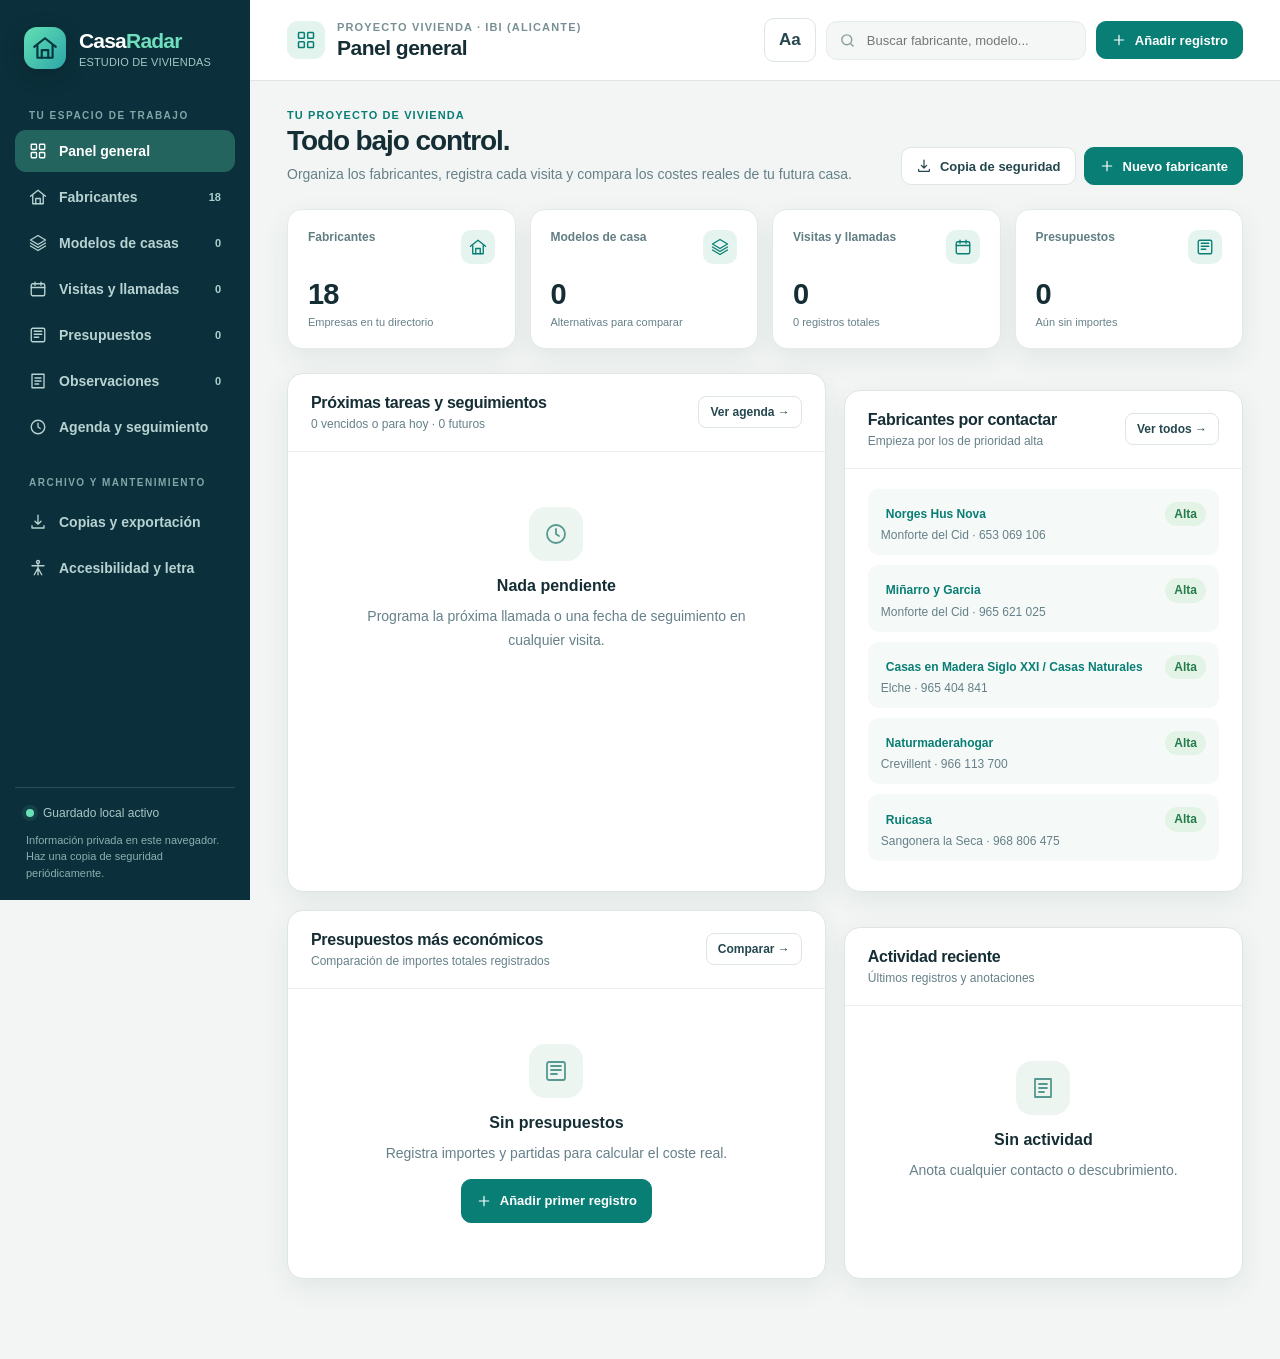
<file: CasaRadar/app/src/main/assets/index.html>
<!DOCTYPE html>
<html lang="es">
<head>
<meta charset="UTF-8">
<meta name="viewport" content="width=device-width, initial-scale=1, viewport-fit=cover">
<meta name="theme-color" content="#0b303b">
<meta name="description" content="Gestor local de fabricantes, modelos de casas, visitas y presupuestos.">
<title>Casa Radar 1.3.0 | Gestor de fabricantes y visitas</title>
<style>
:root{--ink:#152d34;--muted:#668089;--strong:#092f3a;--teal:#087e75;--teal-dark:#06675f;--mint:#d7f1e9;--bg:#f2f5f3;--white:#fff;--soft:#f7faf9;--line:#dde6e4;--amber:#a75c07;--amber-soft:#fff3db;--red:#a63739;--red-soft:#fff0ef;--shadow:0 9px 28px rgba(20,61,64,.07);--radius:16px;--font-scale:1}
*{box-sizing:border-box}html{scroll-behavior:smooth}body{margin:0;background:var(--bg);font-family:Inter,ui-sans-serif,-apple-system,BlinkMacSystemFont,"Segoe UI",Arial,sans-serif;color:var(--ink);font-size:calc(14px * var(--font-scale))}button,input,select,textarea{font:inherit}button{cursor:pointer}a{color:var(--teal);text-decoration:none}a:hover{text-decoration:underline}button:focus-visible,a:focus-visible,input:focus-visible,select:focus-visible,textarea:focus-visible{outline:3px solid rgba(8,126,117,.3);outline-offset:2px}.app{display:flex;min-height:100vh}.sidebar{background:#0b303b;color:#e9f4ef;width:250px;flex:none;display:flex;flex-direction:column;position:fixed;top:0;left:0;bottom:0;z-index:30;padding:27px 15px 18px;overflow:auto}.brand{display:flex;align-items:center;gap:13px;padding:0 9px;margin-bottom:34px}.brand-mark{display:grid;place-items:center;width:42px;height:42px;background:linear-gradient(130deg,#62e0b4,#2da6a8);border-radius:13px;color:#043840;box-shadow:0 6px 22px #0003}.brand .name{font-size:calc(21px * var(--font-scale));letter-spacing:-.8px;font-weight:800;color:white}.brand .name span{color:#6fe0bd}.brand small{display:block;color:#a5c7c5;letter-spacing:.15px;font-size:calc(11px * var(--font-scale));margin-top:3px}.nav-label{color:#80a7a7;padding:0 14px;margin:7px 0 9px;font-size:calc(10px * var(--font-scale));text-transform:uppercase;font-weight:800;letter-spacing:1.5px}.nav{display:grid;gap:4px}.nav button{display:flex;align-items:center;gap:12px;padding:12px 14px;border:0;background:transparent;color:#b7d2d1;text-align:left;border-radius:11px;font-weight:590;transition:.15s}.nav button:hover{background:#184552;color:white}.nav button.active{background:#24645f;color:white}.nav button svg{width:18px;height:18px;flex:none}.nav button span{flex:1}.nav .nav-count{color:#abd1ce;font-size:calc(11px * var(--font-scale));font-weight:700}.sidebar-spacer{flex:1}.sidebar-bottom{border-top:1px solid #28505a;padding:18px 11px 1px;color:#a8c6c5}.db-status{display:flex;align-items:center;gap:9px;font-size:calc(12px * var(--font-scale))}.status-dot{width:8px;height:8px;border-radius:50%;background:#6ae2b9;box-shadow:0 0 0 4px #6ae2b919}.side-small{font-size:calc(11px * var(--font-scale));line-height:1.5;color:#89b0af;margin-top:12px}.content{width:calc(100% - 250px);margin-left:250px;min-height:100vh}.topbar{min-height:79px;display:flex;align-items:center;gap:20px;justify-content:space-between;border-bottom:1px solid var(--line);padding:18px 37px;background:#fff;position:sticky;top:0;z-index:12}.top-left{display:flex;align-items:center;gap:12px;min-width:0}.page-icon{width:38px;height:38px;background:#e3f3ee;display:grid;place-items:center;border-radius:11px;color:var(--teal);flex:none}.page-icon svg{width:20px;height:20px}.top-left .crumb{font-size:calc(11px * var(--font-scale));text-transform:uppercase;letter-spacing:1.15px;color:#789094;font-weight:750}.page-title{margin:3px 0 0;font-size:calc(21px * var(--font-scale));letter-spacing:-.5px;font-weight:780}.top-actions{display:flex;align-items:center;gap:10px}.searchbox{display:flex;align-items:center;gap:9px;background:#f4f7f6;border:1px solid #e4ece9;border-radius:11px;padding:10px 12px;min-width:260px}.searchbox svg{width:17px;height:17px;color:#8aa09c}.searchbox input{background:transparent;border:0;outline:0;width:190px;min-width:0;font-size:calc(13px * var(--font-scale));color:var(--ink)}.searchbox:focus-within{border-color:#7ebdb6;background:white}.btn{border:1px solid var(--line);background:#fff;color:#25474e;border-radius:10px;padding:10px 14px;font-size:calc(13px * var(--font-scale));font-weight:700;display:inline-flex;align-items:center;justify-content:center;gap:8px;white-space:nowrap;transition:transform .1s,background .1s}.btn:hover{background:#f4f8f6;text-decoration:none}.btn.primary{background:var(--teal);border-color:var(--teal);color:#fff}.btn.primary:hover{background:var(--teal-dark)}.btn.danger{border-color:#efd0d0;color:#ac3434}.btn.danger:hover{background:#fff0f0}.btn.silent{background:transparent;border-color:transparent}.btn.small{font-size:calc(12px * var(--font-scale));padding:8px 11px;border-radius:8px}.btn svg{width:16px;height:16px;flex:none}.btn:disabled{opacity:.5;cursor:not-allowed}.main{max-width:1500px;margin:0 auto;padding:28px 37px 80px}.eyebrow{font-size:calc(11px * var(--font-scale));text-transform:uppercase;color:var(--teal);font-weight:800;letter-spacing:1.1px}.headline{display:flex;align-items:flex-end;justify-content:space-between;gap:14px;margin-bottom:24px}.headline h2{font-size:calc(28px * var(--font-scale));font-weight:800;letter-spacing:-1.1px;margin:4px 0 7px}.headline p{color:var(--muted);margin:0;line-height:1.5}.headline-actions{display:flex;gap:8px;flex-wrap:wrap}.kpis{display:grid;grid-template-columns:repeat(4,minmax(0,1fr));gap:14px;margin-bottom:24px}.kpi{background:#fff;border:1px solid #e4eae8;border-radius:15px;padding:20px;box-shadow:var(--shadow);min-height:126px}.kpi-top{display:flex;justify-content:space-between;gap:8px;align-items:flex-start}.kpi .label{font-weight:730;color:#617e83;font-size:calc(12px * var(--font-scale))}.kpi .value{font-size:calc(29px * var(--font-scale));font-weight:800;letter-spacing:-1px;margin:13px 0 4px;line-height:1.2}.kpi .desc{color:var(--muted);font-size:calc(11px * var(--font-scale))}.kpi-icon{width:34px;height:34px;border-radius:10px;background:#e5f4ee;display:grid;place-items:center;color:var(--teal)}.kpi-icon svg{width:18px;height:18px}.panel{background:white;border:1px solid var(--line);border-radius:var(--radius);box-shadow:var(--shadow);min-width:0}.panel+.panel{margin-top:17px}.panel-head{padding:20px 23px;border-bottom:1px solid #ebf0ee;display:flex;justify-content:space-between;align-items:center;gap:12px}.panel-head h3{margin:0;font-size:calc(16px * var(--font-scale));letter-spacing:-.3px}.panel-head p{margin:5px 0 0;font-size:calc(12px * var(--font-scale));color:var(--muted)}.panel-body{padding:20px 23px}.two-col{display:grid;grid-template-columns:minmax(0,1.35fr) minmax(295px,1fr);gap:18px}.muted{color:var(--muted)}.tiny{font-size:calc(11px * var(--font-scale))}.no-data{padding:35px 18px;text-align:center;color:var(--muted);line-height:1.7}.no-data .empty-icon{width:54px;height:54px;border-radius:16px;background:#edf5f1;display:grid;place-items:center;margin:0 auto 11px;color:#559991}.no-data h3{color:var(--ink);margin:0 0 6px;font-size:calc(16px * var(--font-scale))}.no-data p{margin:0 auto 13px;max-width:430px}.tag{border-radius:30px;display:inline-flex;align-items:center;gap:5px;background:#e8f2f0;color:#28756e;padding:5px 9px;font-size:calc(11px * var(--font-scale));font-weight:760;line-height:1.2}.tag.gray{background:#f0f3f3;color:#667c80}.tag.amber{background:#fff3dc;color:#9e640f}.tag.red{background:#fcebe9;color:#a23e3f}.tag.blue{background:#ebeffb;color:#4c66a1}.tag.green{background:#e3f4e7;color:#267b4c}.tag.dark{background:#164c55;color:white}.filters{display:flex;gap:10px;align-items:center;flex-wrap:wrap;margin-bottom:17px}.filters select,.filters input{max-width:230px;background:#fff;border:1px solid var(--line);border-radius:9px;padding:10px 13px;color:#29484e;min-height:40px}.count-label{font-size:calc(12px * var(--font-scale));color:var(--muted);margin-left:auto}.factory-grid{display:grid;grid-template-columns:repeat(auto-fill,minmax(310px,1fr));gap:16px}.factory-card{background:white;border:1px solid var(--line);border-radius:15px;box-shadow:var(--shadow);padding:19px;display:flex;flex-direction:column;gap:11px}.factory-card:hover{border-color:#a7d1ca}.card-top{display:flex;gap:10px;align-items:flex-start;justify-content:space-between}.card-title{font-size:calc(17px * var(--font-scale));font-weight:810;letter-spacing:-.45px;line-height:1.25}.card-sub{font-size:calc(12px * var(--font-scale));color:var(--muted);margin-top:4px}.card-tokens{display:flex;gap:5px;flex-wrap:wrap;margin-top:9px}.card-address{color:#5c7377;font-size:calc(12px * var(--font-scale));line-height:1.55;min-height:38px}.card-foot{display:flex;align-items:center;gap:7px;flex-wrap:wrap;border-top:1px solid #edf1ef;padding-top:13px;margin-top:auto}.card-metrics{display:flex;gap:15px;font-size:calc(12px * var(--font-scale));font-weight:760;color:#5b777e;padding-bottom:2px}.card-metrics strong{color:var(--ink)}.circle-btn{height:32px;width:32px;border-radius:9px;border:1px solid var(--line);background:white;display:grid;place-items:center;color:#4b7980}.circle-btn svg{width:16px;height:16px}.circle-btn:hover{background:#ebf5f1}.star{border:none;background:transparent;color:#aebbbc;font-size:calc(23px * var(--font-scale));line-height:1;padding:0 3px}.star.active{color:#dba538}.table-wrap{width:100%;overflow:auto}.data-table{width:100%;border-collapse:collapse;min-width:730px}.data-table th{text-align:left;white-space:nowrap;color:#6b8487;font-size:calc(11px * var(--font-scale));text-transform:uppercase;letter-spacing:.65px;font-weight:780;padding:14px 17px;border-bottom:1px solid #e7eeeb;background:#f9fbfa}.data-table td{padding:15px 17px;border-bottom:1px solid #eef2f0;vertical-align:middle;font-size:calc(12px * var(--font-scale))}.data-table tr:last-child td{border-bottom:none}.data-table tbody tr:hover{background:#fbfdfc}.row-title{font-weight:790;font-size:calc(13px * var(--font-scale));color:var(--ink)}.row-sub{font-size:calc(11px * var(--font-scale));color:var(--muted);margin-top:4px}.row-actions{display:flex;gap:6px;align-items:center;white-space:nowrap}.link-btn{background:transparent;border:none;padding:3px 5px;color:var(--teal);font-weight:760;font-size:calc(12px * var(--font-scale))}.link-btn.red{color:var(--red)}.link-btn:hover{text-decoration:underline}.inline-link{display:inline-flex;align-items:center;gap:5px;white-space:nowrap;font-size:calc(12px * var(--font-scale));font-weight:700}.inline-link svg{width:14px;height:14px}.timeline{display:grid;gap:0}.timeline-item{position:relative;padding:14px 0 15px 26px;border-left:2px solid #dbe7e3;margin-left:7px}.timeline-item:last-child{border-color:transparent}.timeline-item:before{content:'';position:absolute;left:-7px;top:20px;width:12px;height:12px;border:3px solid #dff2ec;background:var(--teal);border-radius:50%}.timeline-title{font-weight:780}.timeline-sub{font-size:calc(12px * var(--font-scale));color:var(--muted);margin:5px 0}.timeline-detail{font-size:calc(12px * var(--font-scale));white-space:pre-wrap;line-height:1.55;color:#37535a}.split-hdr{display:flex;align-items:center;justify-content:space-between;gap:10px;flex-wrap:wrap}.empty-inline{border:1px dashed #cbdad6;background:#f9fcfb;padding:18px;border-radius:12px;color:var(--muted);font-size:calc(12px * var(--font-scale))}.factory-hero{background:linear-gradient(125deg,#0e3944,#175d5b);border-radius:18px;padding:25px 29px;color:white;margin-bottom:18px;box-shadow:var(--shadow)}.hero-top{display:flex;align-items:flex-start;justify-content:space-between;gap:15px}.factory-hero h2{margin:9px 0 8px;font-size:calc(27px * var(--font-scale));letter-spacing:-.8px}.factory-hero .sub{color:#bfdbd5;font-size:calc(13px * var(--font-scale));line-height:1.5}.factory-hero .tag{background:#ffffff23;color:#e3f6ed}.factory-hero .hero-links{display:flex;flex-wrap:wrap;gap:9px;margin-top:16px}.factory-hero .hero-links a,.factory-hero .hero-links button{color:#e8fff8;border:1px solid #ffffff44;background:#ffffff12;padding:8px 11px;border-radius:9px;font-weight:700;font-size:calc(12px * var(--font-scale))}.factory-hero .hero-links a:hover{background:#ffffff24;text-decoration:none}.back-btn{background:none;border:0;color:#608b8a;font-weight:760;font-size:calc(12px * var(--font-scale));display:inline-flex;gap:6px;align-items:center;padding:0;margin-bottom:14px}.tabbar{display:flex;overflow:auto;gap:5px;border-bottom:1px solid var(--line);margin-bottom:18px;padding-bottom:1px}.tabbar button{border:0;background:transparent;color:#617c83;padding:13px 16px;border-bottom:3px solid transparent;font-weight:720;white-space:nowrap}.tabbar button.active{border-color:var(--teal);color:#04665e}.detail-grid{display:grid;grid-template-columns:minmax(0,1.5fr) minmax(250px,.85fr);gap:17px}.info-grid{display:grid;grid-template-columns:repeat(2,minmax(0,1fr));gap:16px}.info-item{min-width:0}.info-item .label{color:#7d9296;font-size:calc(10px * var(--font-scale));text-transform:uppercase;letter-spacing:.9px;font-weight:800;margin-bottom:6px}.info-item .val{font-size:calc(13px * var(--font-scale));line-height:1.5;overflow-wrap:anywhere}.infobox{background:#f6faf8;border:1px solid #e8f0ec;padding:14px;border-radius:11px;margin-top:13px;color:#3d6264;line-height:1.6;white-space:pre-wrap;font-size:calc(12px * var(--font-scale))}.fact-mini{background:#f5f9f7;border-radius:11px;padding:13px;margin-bottom:10px}.fact-mini b{font-size:calc(12px * var(--font-scale));display:block}.fact-mini span{font-size:calc(12px * var(--font-scale));color:var(--muted)}.note-card{background:#fff;border:1px solid #e3ece7;border-radius:13px;padding:17px;margin:0 0 12px}.note-card.important{border-left:4px solid #e6aa4e}.note-card h4{font-size:calc(14px * var(--font-scale));margin:4px 0 8px}.note-card .body{line-height:1.7;white-space:pre-wrap;font-size:calc(12px * var(--font-scale));color:#435e63;overflow-wrap:anywhere}.note-card .meta{display:flex;align-items:center;justify-content:space-between;gap:10px;flex-wrap:wrap;color:var(--muted);font-size:calc(11px * var(--font-scale))}.model-cards{display:grid;grid-template-columns:repeat(auto-fill,minmax(265px,1fr));gap:13px}.model-card{border:1px solid #dde9e5;border-radius:13px;background:#fff;padding:17px}.model-card h4{font-size:calc(15px * var(--font-scale));margin:9px 0 7px}.model-number{font-size:calc(24px * var(--font-scale));font-weight:840;letter-spacing:-1px;margin:9px 0}.model-descr{color:#668083;font-size:calc(12px * var(--font-scale));line-height:1.5;min-height:35px}.agenda-row{display:flex;align-items:flex-start;gap:14px;padding:15px 0;border-bottom:1px solid #eef1f0}.agenda-row:last-child{border-bottom:0}.date-square{height:53px;width:55px;flex:none;border-radius:10px;background:#e6f3ef;text-align:center;display:flex;flex-direction:column;justify-content:center}.date-square strong{font-size:calc(19px * var(--font-scale));line-height:1.1;color:var(--teal)}.date-square span{font-size:calc(10px * var(--font-scale));text-transform:uppercase;color:#538680}.agenda-row.past .date-square{background:#fff0e0}.agenda-row.past .date-square strong{color:#b46816}.agenda-main{flex:1;min-width:0}.agenda-main b{display:block;margin-bottom:5px}.agenda-main p{margin:0;color:var(--muted);font-size:calc(12px * var(--font-scale));line-height:1.5}.notice{border-radius:12px;padding:13px 15px;background:#e8f4f0;color:#326966;line-height:1.55;font-size:calc(12px * var(--font-scale));border:1px solid #cbe7dd}.notice.warn{background:#fff5e6;color:#876029;border-color:#f5d9a6}.notice.alert{background:#fff0ef;color:#a34442;border-color:#f7cccc}.backup-layout{display:grid;grid-template-columns:repeat(2,minmax(0,1fr));gap:17px}.feature-box{background:#fff;border:1px solid var(--line);border-radius:16px;padding:24px;box-shadow:var(--shadow)}.feature-icon{display:grid;place-items:center;height:44px;width:44px;border-radius:12px;background:#e3f3ec;color:var(--teal);margin-bottom:15px}.feature-icon svg{width:22px;height:22px}.feature-box h3{font-size:calc(17px * var(--font-scale));margin:0 0 9px}.feature-box p{font-size:calc(13px * var(--font-scale));color:var(--muted);line-height:1.65}.feature-box .btn{margin-top:7px}.csv-btns{display:flex;gap:7px;flex-wrap:wrap}.modal-backdrop{position:fixed;inset:0;background:rgba(8,27,31,.68);display:flex;justify-content:center;align-items:center;z-index:70;padding:22px}.modal{max-height:min(93vh,1100px);max-height:min(93dvh,1100px);width:min(940px,100%);background:white;border-radius:18px;display:flex;flex-direction:column;box-shadow:0 30px 70px #0004;overflow:hidden}.modal-head{padding:21px 27px;border-bottom:1px solid #edf1f0;display:flex;justify-content:space-between;align-items:center;gap:16px}.modal-head h2{margin:0;font-size:calc(21px * var(--font-scale));letter-spacing:-.5px}.modal-head p{font-size:calc(12px * var(--font-scale));color:var(--muted);margin:5px 0 0}.close-btn{border:0;background:#f0f5f3;border-radius:9px;width:35px;height:35px;font-size:calc(22px * var(--font-scale));color:#4e7375;line-height:1}.modal-scroller{overflow:auto;padding:22px 27px 30px}.modal-foot{padding:15px 27px;display:flex;justify-content:space-between;align-items:center;gap:10px;border-top:1px solid var(--line);background:#fbfdfc}.modal-foot .left,.modal-foot .right{display:flex;gap:8px;align-items:center}.form-section{border:1px solid #e3ebe8;border-radius:13px;margin:0 0 14px;background:#fff;overflow:hidden}.form-section summary{cursor:pointer;list-style:none;padding:15px 17px;background:#f8fbfa;font-weight:810;color:#2c5359;display:flex;justify-content:space-between;gap:9px}.form-section summary::-webkit-details-marker{display:none}.form-section summary:after{content:'+';font-weight:700;color:#8ba5a5}.form-section[open] summary:after{content:'-'} .form-section .inputs{display:grid;grid-template-columns:repeat(2,minmax(0,1fr));gap:15px;padding:17px}.field{display:flex;flex-direction:column;min-width:0;gap:6px}.field.full{grid-column:1/-1}.field label{font-size:calc(12px * var(--font-scale));font-weight:780;color:#3c5b63}.field input,.field textarea,.field select{width:100%;background:white;color:var(--ink);border:1px solid #d5e2df;border-radius:9px;min-height:39px;padding:10px 11px;outline-color:#7ebdb2;font-weight:500}.field textarea{min-height:95px;resize:vertical;line-height:1.5}.field .help{font-size:calc(11px * var(--font-scale));color:#83999d;line-height:1.5}.check-field{display:flex;align-items:center;gap:11px;min-height:36px}.check-field input{width:18px;height:18px;accent-color:var(--teal)}.check-field label{font-size:calc(12px * var(--font-scale));font-weight:760}.required{color:#c05d34}.file-zone{background:#f8faf9;padding:15px;border:1px dashed #b5cbc5;border-radius:10px}.file-zone input{border:0;padding:2px;background:none}.attachment-item{display:flex;align-items:center;justify-content:space-between;gap:10px;padding:10px 0;border-bottom:1px solid #eef2f0}.attachment-item:last-child{border:0}.attachment-item .filename{overflow-wrap:anywhere;min-width:0;font-size:calc(12px * var(--font-scale));font-weight:720}.attachment-item small{display:block;color:var(--muted);margin-top:4px}.attachment-item .row-actions{flex:none}.price-preview{position:sticky;top:0;z-index:3;box-shadow:0 4px 12px #0001;background:#e6f5ee;border:1px solid #c8e5d9;border-radius:10px;margin:0 0 16px;padding:15px;display:flex;justify-content:space-between;align-items:center;gap:12px}.price-preview strong{font-size:calc(23px * var(--font-scale));color:#056d60}.price-preview small{font-size:calc(11px * var(--font-scale));color:#557d73}.toast-holder{position:fixed;bottom:22px;right:25px;z-index:150;display:grid;gap:9px;pointer-events:none}.toast{background:#113d45;color:white;box-shadow:0 12px 34px #0003;border-radius:10px;padding:14px 18px;max-width:420px;font-size:calc(13px * var(--font-scale));line-height:1.4}.toast.error{background:#963e3e}.mobile-toggle{display:none}.mobile-backdrop{display:none}.help-row{padding:12px 0;border-bottom:1px solid #e8eeee;display:flex;gap:11px;align-items:start}.help-row b{display:block;margin-bottom:5px}.fineprint{font-size:calc(11px * var(--font-scale));color:#82979a;line-height:1.6}.float-actions{display:flex;align-items:center;gap:10px;flex-wrap:wrap}.prewrap{white-space:pre-wrap;overflow-wrap:anywhere}.table-right{text-align:right}.trunc{overflow:hidden;white-space:nowrap;text-overflow:ellipsis;max-width:250px}
@media(max-width:1160px){.kpis{grid-template-columns:repeat(2,minmax(0,1fr))}.two-col,.detail-grid{grid-template-columns:1fr}.searchbox{min-width:0}.searchbox input{width:130px}.main{padding:25px}.topbar{padding:16px 25px}}
@media(max-width:820px){.sidebar{transform:translateX(-105%);transition:transform .18s}.sidebar.open{transform:translateX(0)}.mobile-backdrop.show{display:block;position:fixed;inset:0;background:#061f28a1;z-index:25}.content{width:100%;margin-left:0}.mobile-toggle{display:grid;place-items:center;width:36px;height:36px;border:1px solid var(--line);border-radius:10px;background:white;color:#355962}.topbar{gap:8px}.top-actions{gap:7px}.top-actions .searchbox{display:none}.main{padding:18px 15px 70px}.headline{align-items:flex-start;flex-direction:column}.headline h2{font-size:calc(25px * var(--font-scale))}.page-title{font-size:calc(18px * var(--font-scale))}.factory-hero{padding:20px}.factory-hero h2{font-size:calc(24px * var(--font-scale))}.factory-grid{grid-template-columns:1fr 1fr}.backup-layout{grid-template-columns:1fr}.modal-backdrop{padding:8px}.modal{max-height:96dvh}.modal-head,.modal-foot{padding:16px}.modal-scroller{padding:15px}.form-section .inputs{padding:13px}.factory-hero .hero-links{gap:6px}}
@media(max-width:570px){.factory-grid,.kpis,.info-grid{grid-template-columns:1fr}.kpis{gap:9px}.kpi{min-height:100px;padding:15px}.kpi .value{font-size:calc(25px * var(--font-scale));margin:8px 0 3px}.factory-card{padding:16px}.topbar{padding:12px 14px;min-height:66px}.page-icon{display:none}.page-title{font-size:calc(16px * var(--font-scale))}.top-left .crumb{font-size:calc(9px * var(--font-scale))}.top-actions>.btn{padding:10px}.top-actions>.btn .full-text{display:none}.main{padding:16px 11px 65px}.panel-head,.panel-body{padding:16px}.form-section .inputs{grid-template-columns:1fr;gap:11px}.field.full{grid-column:auto}.modal-foot{flex-wrap:wrap}.modal-foot .left{max-width:100%}.modal-foot .right{margin-left:auto}.factory-hero .hero-top{flex-direction:column}.feature-box{padding:18px}.filters .count-label{width:100%;margin:0}.topbar .btn.primary{font-size:calc(12px * var(--font-scale))}.modal-head h2{font-size:calc(17px * var(--font-scale))}}
@media print{.sidebar,.topbar,.btn,.filters,.back-btn,.tabbar,.toast-holder,.hero-links,.row-actions,.link-btn{display:none!important}.content{margin:0;width:100%}.main{padding:10px}.panel,.kpi,.factory-card{box-shadow:none!important;break-inside:avoid}.factory-hero{background:white;color:black;border:1px solid #ddd}.factory-hero .sub{color:#333}.factory-hero .tag{color:#333}}

/* Casa Radar 1.3.0 - Accessibility. All defined text sizes use --font-scale. */
.access-shortcut{font-size:calc(17px * var(--font-scale));font-weight:900;min-width:44px;min-height:44px;white-space:nowrap}
.access-shortcut[aria-current="page"]{outline:2px solid var(--teal);outline-offset:-2px}
.access-panel{max-width:860px;margin:0 auto}
.access-card{padding:clamp(16px,4vw,30px)}
.access-group{margin-top:23px}
.access-group h3{margin:0 0 7px;font-size:calc(18px * var(--font-scale))}
.access-range{display:flex;align-items:center;gap:13px;flex-wrap:wrap;margin-top:18px}
.access-range input[type=range]{flex:1;min-width:150px;max-width:100%;height:34px;accent-color:var(--teal);cursor:pointer;touch-action:pan-x}
.access-adjust{border:1px solid var(--line);background:white;border-radius:12px;min-width:52px;min-height:52px;font-size:calc(24px * var(--font-scale));font-weight:700;display:grid;place-items:center;flex-shrink:0}
.access-percent{font-weight:800;font-size:calc(24px * var(--font-scale));color:var(--strong);min-width:80px;text-align:center}
.access-presets{display:flex;gap:9px;flex-wrap:wrap;margin-top:16px}
.access-presets button{min-height:48px;white-space:normal}
.access-presets button[aria-pressed="true"]{background:var(--teal);color:white;border-color:var(--teal)}
.access-preview{background:#f7faf9;border:1px solid var(--line);border-radius:14px;padding:17px;line-height:1.65;margin-top:23px;overflow-wrap:anywhere}
.access-preview p{margin:5px 0 0}
.access-toggle{width:100%;display:flex;justify-content:space-between;align-items:center;gap:18px;text-align:left;white-space:normal;min-height:60px}
.access-toggle[aria-pressed="true"]{border:2px solid var(--teal);background:var(--mint)}
.access-toggle .toggle-value{font-weight:800;flex-shrink:0}
.access-reset{margin-top:25px}
html[data-large-text="true"] .btn, html[data-large-text="true"] .tabbar button,
html[data-large-text="true"] .link-btn{white-space:normal;overflow-wrap:anywhere;line-height:1.4}
html[data-large-text="true"] .page-title,html[data-large-text="true"] .card-title,
html[data-large-text="true"] .factory-hero h2{overflow-wrap:anywhere}
html[data-large-text="true"] .top-left>div:last-child{min-width:0}
html[data-large-text="true"] .topbar{gap:6px}
html[data-large-text="true"] .main, html[data-large-text="true"] .panel,html[data-large-text="true"] .factory-card{min-width:0}
html[data-large-text="true"] .info-item .val,html[data-large-text="true"] .card-address,
html[data-large-text="true"] .note-card, html[data-large-text="true"] .modal-body{overflow-wrap:anywhere}
html[data-large-text="true"] .sidebar .brand{flex-wrap:wrap}
html[data-large-text="true"] .modal{max-width:min(940px,calc(100vw - 12px))}
html[data-large-text="true"] .modal-foot{flex-wrap:wrap}
html[data-large-text="true"] .filters select,html[data-large-text="true"] .filters input{max-width:100%}
body.high-contrast{--ink:#081c21;--muted:#27434b;--strong:#041d26;--teal:#005f52;--teal-dark:#004c43;--line:#82979c;--bg:#edf1ef;--mint:#b6e7d6}
body.high-contrast .sidebar{background:#001c24}
body.high-contrast .sidebar .nav button{color:#f1fff9}
body.high-contrast .sidebar .nav button.active{background:#145b52;color:white}
body.high-contrast .side-small,body.high-contrast .sidebar-bottom{color:#e8f4f1}
body.high-contrast .muted,body.high-contrast .tiny{color:var(--muted)}
body.large-controls button,body.large-controls input,body.large-controls select{min-height:48px}
body.large-controls .circle-btn,body.large-controls .mobile-toggle{min-width:48px;min-height:48px}
body.large-controls .nav button{padding-block:15px}
body.large-controls .link-btn{padding:11px 9px}
@media(max-width:570px){.access-range{gap:8px}.access-adjust{min-width:48px}.access-percent{width:100%;text-align:center;order:-1}.access-shortcut{min-width:43px;padding:8px}.topbar .top-actions{flex-shrink:0}}
@media(prefers-reduced-motion:reduce){*,*::before,*::after{scroll-behavior:auto!important;transition:none!important;animation:none!important}}

</style>
</head>
<body>
<div id="app" class="app">
  <aside id="sidebar" class="sidebar">
    <div class="brand"><div class="brand-mark"><svg width="26" height="26" viewBox="0 0 24 24" fill="none" stroke="currentColor" stroke-width="2" stroke-linecap="round" stroke-linejoin="round"><path d="m2 11 10-8 10 8"/><path d="M5 10v11h14V10"/><path d="M9 21v-7h6v7"/></svg></div><div><div class="name">Casa<span>Radar</span></div><small>ESTUDIO DE VIVIENDAS</small></div></div>
    <div class="nav-label">Tu espacio de trabajo</div><nav id="nav" class="nav"></nav>
    <div class="sidebar-spacer"></div>
    <div class="sidebar-bottom"><div class="db-status"><span id="db-dot" class="status-dot"></span><span id="db-status">Iniciando base de datos...</span></div><div class="side-small">Informaci&oacute;n privada en este navegador.<br>Haz una copia de seguridad peri&oacute;dicamente.</div></div>
  </aside>
  <div id="mobile-backdrop" class="mobile-backdrop"></div>
  <div class="content">
    <header class="topbar"><div class="top-left"><button id="mobile-toggle" class="mobile-toggle" aria-label="Abrir menu"><svg width="19" height="19" viewBox="0 0 24 24" fill="none" stroke="currentColor" stroke-width="2"><path d="M4 6h16M4 12h16M4 18h16"/></svg></button><div class="page-icon" id="page-icon"></div><div><div class="crumb">Proyecto vivienda &middot; Ibi (Alicante)</div><h1 class="page-title" id="page-title">Panel general</h1></div></div><div class="top-actions"><button class="btn access-shortcut" id="access-shortcut" type="button" data-page="accessibility" aria-label="Accesibilidad: ajustar tamaño de letra" title="Accesibilidad y letra">Aa</button><label class="searchbox" title="Buscar en todos los registros"><svg viewBox="0 0 24 24" fill="none" stroke="currentColor" stroke-width="2"><circle cx="11" cy="11" r="7"/><path d="m16.5 16.5 4 4"/></svg><input id="global-search" type="search" placeholder="Buscar fabricante, modelo..."></label><button class="btn primary" id="quick-add" data-action="quick-add"><svg viewBox="0 0 24 24" fill="none" stroke="currentColor" stroke-width="2.2"><path d="M12 5v14M5 12h14"/></svg><span class="full-text">A&ntilde;adir registro</span><span class="mobile-only" style="display:none">Nuevo</span></button></div></header>
    <main id="main" class="main"></main>
  </div>
</div>
<div id="modal-root"></div><div class="toast-holder" id="toasts" role="status"></div>
<script>
'use strict';
const SEED_DATA = [{"id":"f001","createdAt":"2026-10-15T12:00:00Z","updatedAt":"2026-10-15T12:00:00Z","name":"Norges Hus Nova","province":"Alicante","city":"Monforte del Cid","system":"Madera prefabricada / paneles","phone1":"653 069 106","phone2":"","phone3":"","email1":"robert.rank@norgeshus.ee","email2":"greta.martina@norgeshus.ee","address":"CV-825, 03679 Monforte del Cid (Alicante)","visitType":"Fabrica y casas piloto","showroom":"Si: fabrica y casas piloto","hours":"Concertar visita con Robert Rank","maps":"https://www.google.com/maps/search/?api=1&query=Norges+Hus+Nova+CV-825+Monforte+del+Cid+Alicante","website":"https://www.norgeshus.es/norgeshus-espana/","notes":"La web no especifica numero de nave ni punto kilometrico de CV-825; pedir ubicacion exacta antes de salir.","source":"https://www.norgeshus.es/norgeshus-espana/","status":"Sin contactar","priority":"Alta","verified":"Pendiente de confirmar","manufacturerType":"Fabricante directo","showroomAddress":"CV-825, 03679 Monforte del Cid (Alicante)","factoryAddress":"CV-825, 03679 Monforte del Cid (Alicante)","shopAddress":"","buildsAlicante":"Por confirmar","ctebuilt":"Por confirmar","favorite":false},{"id":"f002","createdAt":"2026-10-15T12:00:00Z","updatedAt":"2026-10-15T12:00:00Z","name":"Miñarro y Garcia","province":"Alicante","city":"Monforte del Cid","system":"Modulares de madera","phone1":"965 621 025","phone2":"637 536 810","phone3":"965 621 822","email1":"info@casasmodularesdemadera.com","email2":"","address":"C/ Vicente Blasco Ibáñez, 12, 03670 Monforte del Cid (Alicante)","visitType":"Exposicion comercial","showroom":"Si: exposicion de viviendas","hours":"Invierno: L-V 10-14 y 16:30-19; S 10-14","maps":"https://www.google.com/maps/search/?api=1&query=Mi%C3%B1arro+y+Garcia+Vicente+Blasco+Ibanez+12+Monforte+del+Cid","website":"https://www.casasmodularesdemadera.com/","notes":"Tercer telefono 965 621 822 publicado en web; preguntar si permiten visitar fabrica aparte de exposicion.","source":"https://www.casasmodularesdemadera.com/casas/","status":"Sin contactar","priority":"Alta","verified":"Pendiente de confirmar","manufacturerType":"Por confirmar","showroomAddress":"C/ Vicente Blasco Ibáñez, 12, 03670 Monforte del Cid (Alicante)","factoryAddress":"","shopAddress":"","buildsAlicante":"Por confirmar","ctebuilt":"Por confirmar","favorite":false},{"id":"f003","createdAt":"2026-10-15T12:00:00Z","updatedAt":"2026-10-15T12:00:00Z","name":"WES Panel","province":"Alicante","city":"Monforte del Cid","system":"Panel estructural industrializado madera","phone1":"965 620 793","phone2":"","phone3":"","email1":"comercial2@wespanel.com","email2":"comercial@wespanel.com","address":"Polígono de la Buitrera, calle CM, B4, 03670 Monforte del Cid (Alicante)","visitType":"Oficinas / centro de paneles","showroom":"No consta exposicion publica","hours":"Llamar antes de ir","maps":"https://www.google.com/maps/search/?api=1&query=WES+Panel+Poligono+Buitrera+Calle+CM+B4+Monforte+del+Cid","website":"https://wespanel.com/","notes":"Preguntar si presupuestan casa terminada para particular o solo el sistema estructural.","source":"https://wespanel.com/contacto/","status":"Sin contactar","priority":"Media","verified":"Pendiente de confirmar","manufacturerType":"Por confirmar","showroomAddress":"Polígono de la Buitrera, calle CM, B4, 03670 Monforte del Cid (Alicante)","factoryAddress":"","shopAddress":"Polígono de la Buitrera, calle CM, B4, 03670 Monforte del Cid (Alicante)","buildsAlicante":"Por confirmar","ctebuilt":"Por confirmar","favorite":false},{"id":"f004","createdAt":"2026-10-15T12:00:00Z","updatedAt":"2026-10-15T12:00:00Z","name":"Casas en Madera Siglo XXI / Casas Naturales","province":"Alicante","city":"Elche","system":"Casas/cabanas de madera y kits","phone1":"965 404 841","phone2":"679 808 628","phone3":"","email1":"info@casasenmadera-siglo21.com","email2":"info@casasnaturales.com","address":"Carrer Relleu, s/n, polígono Faima, 03339 Elche (Alicante)","visitType":"Tienda y exposicion","showroom":"Si: modelos en exposicion","hours":"Consultar horario antes de visitar","maps":"https://www.google.com/maps/search/?api=1&query=Casas+en+Madera+Siglo+XXI+Carrer+Relleu+Faima+Elche","website":"https://www.casasenmadera-siglo21.com/","notes":"Casas Naturales y Siglo XXI comparten sociedad (B42593798), telefono y local; es UNA sola empresa. Domicilio fiscal distinto al local de exposicion.","source":"https://www.casasenmadera-siglo21.com/","status":"Sin contactar","priority":"Alta","verified":"Pendiente de confirmar","manufacturerType":"Por confirmar","showroomAddress":"Carrer Relleu, s/n, polígono Faima, 03339 Elche (Alicante)","factoryAddress":"","shopAddress":"Carrer Relleu, s/n, polígono Faima, 03339 Elche (Alicante)","buildsAlicante":"Por confirmar","ctebuilt":"Por confirmar","favorite":false},{"id":"f005","createdAt":"2026-10-15T12:00:00Z","updatedAt":"2026-10-15T12:00:00Z","name":"Naturmaderahogar","province":"Alicante","city":"Crevillent","system":"Casas de madera a medida","phone1":"966 113 700","phone2":"615 504 447","phone3":"654 879 204","email1":"info@naturmaderahogar.com","email2":"","address":"N-340, km 707, 03330 Crevillent (Alicante)","visitType":"Tienda y exposicion","showroom":"Si: anuncian exposicion 10.000 m2","hours":"Llamar antes; informacion web antigua","maps":"https://www.google.com/maps/search/?api=1&query=Naturmaderahogar+N340+km+707+Crevillent","website":"https://www.naturmaderahogar.com/","notes":"Otro movil publicado: 654 879 204. Confirmar que exposicion sigue operativa y qué casas cumplen CTE.","source":"https://www.naturmaderahogar.com/casas.html","status":"Sin contactar","priority":"Alta","verified":"Pendiente de confirmar","manufacturerType":"Por confirmar","showroomAddress":"N-340, km 707, 03330 Crevillent (Alicante)","factoryAddress":"","shopAddress":"N-340, km 707, 03330 Crevillent (Alicante)","buildsAlicante":"Por confirmar","ctebuilt":"Por confirmar","favorite":false},{"id":"f006","createdAt":"2026-10-15T12:00:00Z","updatedAt":"2026-10-15T12:00:00Z","name":"Casas Cap Blanc","province":"Alicante","city":"Altea","system":"Casas y estructuras madera a medida","phone1":"965 844 051","phone2":"630 234 170","phone3":"","email1":"info@casascapblanc.com","email2":"","address":"Partida El Planet, 154, N-332 km 155, 03590 Altea (Alicante)","visitType":"Exposicion de casas madera","showroom":"Si: exposicion anunciada","hours":"Llamar antes","maps":"https://www.google.com/maps/search/?api=1&query=Casas+Cap+Blanc+Partida+El+Planet+154+Altea","website":"https://www.casascapblanc.com/","notes":"Preguntar por vivienda de uso permanente, aislamiento y partidas incluidas.","source":"https://www.casascapblanc.com/contacto/localizacion-exposicion","status":"Sin contactar","priority":"Media","verified":"Pendiente de confirmar","manufacturerType":"Por confirmar","showroomAddress":"Partida El Planet, 154, N-332 km 155, 03590 Altea (Alicante)","factoryAddress":"","shopAddress":"","buildsAlicante":"Por confirmar","ctebuilt":"Por confirmar","favorite":false},{"id":"f007","createdAt":"2026-10-15T12:00:00Z","updatedAt":"2026-10-15T12:00:00Z","name":"Ruicasa","province":"Murcia","city":"Sangonera la Seca","system":"Casas de madera a medida","phone1":"968 806 475","phone2":"","phone3":"","email1":"informacion@ruicasa.com","email2":"","address":"C/ Río Ebro, 38, 30835 Sangonera la Seca (Murcia)","visitType":"Oficina y exposicion","showroom":"Si: exposicion con cita","hours":"L-V 9-14 y 16-19:30; S 10-14 (confirmar festivos)","maps":"https://www.google.com/maps/search/?api=1&query=Ruicasa+Calle+Rio+Ebro+38+Sangonera+la+Seca+Murcia","website":"https://www.ruicasa.com/","notes":"La web indica que trabaja tambien en Alicante.","source":"https://www.ruicasa.com/contacto/","status":"Sin contactar","priority":"Alta","verified":"Pendiente de confirmar","manufacturerType":"Por confirmar","showroomAddress":"C/ Río Ebro, 38, 30835 Sangonera la Seca (Murcia)","factoryAddress":"","shopAddress":"C/ Río Ebro, 38, 30835 Sangonera la Seca (Murcia)","buildsAlicante":"Por confirmar","ctebuilt":"Por confirmar","favorite":false},{"id":"f008","createdAt":"2026-10-15T12:00:00Z","updatedAt":"2026-10-15T12:00:00Z","name":"Madercas","province":"Murcia","city":"Sangonera la Seca","system":"Casas de madera a medida","phone1":"686 414 042","phone2":"","phone3":"","email1":"info@madercas.es","email2":"","address":"C/ Río Guadalquivir, 26, 30835 Sangonera la Seca (Murcia)","visitType":"Oficinas","showroom":"No consta exposicion publica","hours":"Visita con cita: L-J 9-14 y 16-19; V 9-14","maps":"https://www.google.com/maps/search/?api=1&query=Madercas+Calle+Rio+Guadalquivir+26+Sangonera+la+Seca+Murcia","website":"https://www.madercas.es/","notes":"IMPORTANTE: su web dice que SOLO construyen en la Region de Murcia. Preguntar antes de desplazarse desde Ibi.","source":"https://www.madercas.es/contacto/","status":"Sin contactar","priority":"Baja","verified":"Pendiente de confirmar","manufacturerType":"Por confirmar","showroomAddress":"C/ Río Guadalquivir, 26, 30835 Sangonera la Seca (Murcia)","factoryAddress":"","shopAddress":"C/ Río Guadalquivir, 26, 30835 Sangonera la Seca (Murcia)","buildsAlicante":"No","ctebuilt":"Por confirmar","favorite":false},{"id":"f009","createdAt":"2026-10-15T12:00:00Z","updatedAt":"2026-10-15T12:00:00Z","name":"Milcasas","province":"Murcia","city":"Roldan","system":"Paneles modulares madera","phone1":"665 601 807","phone2":"","phone3":"","email1":"milcasas.es@gmail.com","email2":"ventas.milcasas@gmail.com","address":"C/ Manuel Ballester Boix, suelo manzana 2, parcela 4, 30709 Roldán, Torre-Pacheco (Murcia)","visitType":"Fabrica","showroom":"Si: visitas guiadas a fabrica, con reserva","hours":"Solicitar visita guiada","maps":"https://www.google.com/maps/search/?api=1&query=Milcasas+Manuel+Ballester+Boix+Roldan+Torre+Pacheco+Murcia","website":"https://www.fabricamilcasas.es/","notes":"Preguntar si vende casa completamente terminada en Ibi y coste final.","source":"https://fabricamilcasas.es/contacts/","status":"Sin contactar","priority":"Media","verified":"Pendiente de confirmar","manufacturerType":"Fabricante directo","showroomAddress":"","factoryAddress":"C/ Manuel Ballester Boix, suelo manzana 2, parcela 4, 30709 Roldán, Torre-Pacheco (Murcia)","shopAddress":"","buildsAlicante":"Por confirmar","ctebuilt":"Por confirmar","favorite":false},{"id":"f010","createdAt":"2026-10-15T12:00:00Z","updatedAt":"2026-10-15T12:00:00Z","name":"Leturcasa","province":"Murcia","city":"Molina de Segura","system":"Viviendas/trasteros prefabricados madera","phone1":"968 616 303","phone2":"644 306 303","phone3":"","email1":"contacto@leturcasa.es","email2":"leturcasa@leturcasa.es","address":"Polígono Industrial Cabezo Cortado, Cabezo Cortao s/n, 30500 Molina de Segura (Murcia)","visitType":"Centro de atencion / produccion por confirmar","showroom":"No consta exposicion publica","hours":"Horario telefonico L-V 10-21; S 10-16","maps":"https://www.google.com/maps/search/?api=1&query=Leturcasa+Poligono+Cabezo+Cortado+Molina+de+Segura+Murcia","website":"https://leturcasa.es/","notes":"La web legal tambien publica otro movil (684 055 220); llamar al contacto actual antes de desplazarse.","source":"https://leturcasa.es/index.php/contactar","status":"Sin contactar","priority":"Media","verified":"Pendiente de confirmar","manufacturerType":"Por confirmar","showroomAddress":"Polígono Industrial Cabezo Cortado, Cabezo Cortao s/n, 30500 Molina de Segura (Murcia)","factoryAddress":"Polígono Industrial Cabezo Cortado, Cabezo Cortao s/n, 30500 Molina de Segura (Murcia)","shopAddress":"","buildsAlicante":"Por confirmar","ctebuilt":"Por confirmar","favorite":false},{"id":"f011","createdAt":"2026-10-15T12:00:00Z","updatedAt":"2026-10-15T12:00:00Z","name":"Casasdmadera","province":"Murcia","city":"El Raal","system":"Construccion casas madera / obra","phone1":"609 932 066","phone2":"659 091 328","phone3":"","email1":"info@casasdmadera.net","email2":"","address":"Vereda de los Pepejos, s/n, 30139 El Raal (Murcia)","visitType":"Direccion operativa; fabrica por confirmar","showroom":"No consta exposicion publica","hours":"La web indica contacto 8-20","maps":"https://www.google.com/maps/search/?api=1&query=Casasdmadera+Vereda+de+los+Pepejos+El+Raal+Murcia","website":"https://casasdmadera.net/","notes":"Confirmar si fabrica internamente y si acepta montaje en Alicante.","source":"https://casasdmadera.net/contacto","status":"Sin contactar","priority":"Media","verified":"Pendiente de confirmar","manufacturerType":"Fabricante directo","showroomAddress":"Vereda de los Pepejos, s/n, 30139 El Raal (Murcia)","factoryAddress":"Vereda de los Pepejos, s/n, 30139 El Raal (Murcia)","shopAddress":"","buildsAlicante":"Por confirmar","ctebuilt":"Por confirmar","favorite":false},{"id":"f012","createdAt":"2026-10-15T12:00:00Z","updatedAt":"2026-10-15T12:00:00Z","name":"Casas Natura","province":"Valencia","city":"Benaguacil","system":"Casas madera; modulares acero/hormigon","phone1":"961 059 272","phone2":"664 443 063","phone3":"665 254 078","email1":"info@casasnatura.com","email2":"","address":"Carrer Serra Calderona, 5, 46180 Benaguacil (Valencia)","visitType":"Fabrica propia y oficinas","showroom":"Si: fabrica visitable con cita","hours":"L-V 10-14 y 15:30-19; cita previa","maps":"https://www.google.com/maps/search/?api=1&query=Casas+Natura+Carrer+Serra+Calderona+5+Benaguacil+Valencia","website":"https://www.casasnatura.com/","notes":"Tercer telefono 665 254 078; una noticia antigua indica numero 3, contacto actual indica numero 5: confirmar puerta.","source":"https://www.casasnatura.com/contactar/","status":"Sin contactar","priority":"Alta","verified":"Pendiente de confirmar","manufacturerType":"Fabricante directo","showroomAddress":"","factoryAddress":"Carrer Serra Calderona, 5, 46180 Benaguacil (Valencia)","shopAddress":"Carrer Serra Calderona, 5, 46180 Benaguacil (Valencia)","buildsAlicante":"Por confirmar","ctebuilt":"Por confirmar","favorite":false},{"id":"f013","createdAt":"2026-10-15T12:00:00Z","updatedAt":"2026-10-15T12:00:00Z","name":"Casas Carbonell","province":"Valencia","city":"Betera","system":"Modulares madera/entramado ligero","phone1":"698 548 180","phone2":"623 219 745","phone3":"","email1":"info@casascarbonell.com","email2":"","address":"Carrer Traginers, 9, 46117 Bétera (Valencia)","visitType":"Fabrica y exposicion","showroom":"Si: casas modelo y fabrica; cita previa","hours":"Llamar / WhatsApp para cita","maps":"https://www.google.com/maps/search/?api=1&query=Casas+Carbonell+Carrer+Traginers+9+Betera+Valencia","website":"https://www.casascarbonell.com/","notes":"Segundo telefono es WhatsApp. Consultar precios de modelos 36 a 80 m2 y condiciones de CTE.","source":"https://www.casascarbonell.com/exposicion-de-casas-prefabricadas/","status":"Sin contactar","priority":"Alta","verified":"Pendiente de confirmar","manufacturerType":"Fabricante directo","showroomAddress":"Carrer Traginers, 9, 46117 Bétera (Valencia)","factoryAddress":"Carrer Traginers, 9, 46117 Bétera (Valencia)","shopAddress":"","buildsAlicante":"Por confirmar","ctebuilt":"Por confirmar","favorite":false},{"id":"f014","createdAt":"2026-10-15T12:00:00Z","updatedAt":"2026-10-15T12:00:00Z","name":"Casas Montebalsamo","province":"Valencia","city":"La Pobla de Vallbona","system":"Casas prefabricadas madera a medida","phone1":"961 314 499","phone2":"605 010 920","phone3":"653 671 572","email1":"info@montebalsamo.com","email2":"","address":"C/ Bruselas, 4A, 46185 La Pobla de Vallbona (Valencia)","visitType":"Oficina central","showroom":"No consta exposicion en esa direccion","hours":"Pedir cita y confirmar acceso a taller/fabrica","maps":"https://www.google.com/maps/search/?api=1&query=Casas+Montebalsamo+Calle+Bruselas+4A+La+Pobla+de+Vallbona","website":"https://www.montebalsamo.com/","notes":"Tercer telefono 653 671 572. Contacto web menciona tambien A-7 salida 494; confirmar destino antes de salir.","source":"https://www.montebalsamo.com/nosotros/","status":"Sin contactar","priority":"Media","verified":"Pendiente de confirmar","manufacturerType":"Por confirmar","showroomAddress":"C/ Bruselas, 4A, 46185 La Pobla de Vallbona (Valencia)","factoryAddress":"","shopAddress":"C/ Bruselas, 4A, 46185 La Pobla de Vallbona (Valencia)","buildsAlicante":"Por confirmar","ctebuilt":"Por confirmar","favorite":false},{"id":"f015","createdAt":"2026-10-15T12:00:00Z","updatedAt":"2026-10-15T12:00:00Z","name":"Casas inHAUS","province":"Valencia","city":"Almussafes","system":"Viviendas modulares industrializadas alta gama","phone1":"963 519 219","phone2":"900 102 961","phone3":"","email1":"info@casasinhaus.com","email2":"","address":"Av. Picassent, 12, Pol. Industrial Juan Carlos I, 46440 Almussafes (Valencia)","visitType":"Fabrica y showroom de materiales","showroom":"Si: fabrica y showroom, con cita","hours":"L-V 9-14 y 15-18 (telefono); visitas con cita","maps":"https://www.google.com/maps/search/?api=1&query=Casas+inHAUS+Avenida+Picassent+12+Almussafes+Valencia","website":"https://casasinhaus.com/","notes":"Oferta orientada a gama alta; menos prioritaria si presupuesto limitado.","source":"https://casasinhaus.com/contacto/","status":"Sin contactar","priority":"Baja","verified":"Pendiente de confirmar","manufacturerType":"Fabricante directo","showroomAddress":"Av. Picassent, 12, Pol. Industrial Juan Carlos I, 46440 Almussafes (Valencia)","factoryAddress":"Av. Picassent, 12, Pol. Industrial Juan Carlos I, 46440 Almussafes (Valencia)","shopAddress":"","buildsAlicante":"Por confirmar","ctebuilt":"Por confirmar","favorite":false},{"id":"f016","createdAt":"2026-10-15T12:00:00Z","updatedAt":"2026-10-15T12:00:00Z","name":"Larc BR","province":"Valencia","city":"Catarroja","system":"Viviendas modulares steel frame","phone1":"963 145 163","phone2":"641 809 015","phone3":"","email1":"info@larcbr.es","email2":"","address":"C/ Senda de les Ànimes, 2, polígono industrial, 46470 Catarroja (Valencia)","visitType":"Nave de construccion / materiales","showroom":"Si: visita a nave ofertada","hours":"Contactar antes; segundo telefono WhatsApp","maps":"https://www.google.com/maps/search/?api=1&query=Larc+BR+Senda+de+les+Animes+2+Catarroja+Valencia","website":"https://larcbr.es/","notes":"Sistema de acero, no casa de madera; preguntar precio terminado y aislamientos.","source":"https://larcbr.es/casas-prefabricadas-de-acero/gmx-niv37.htm","status":"Sin contactar","priority":"Media","verified":"Pendiente de confirmar","manufacturerType":"Por confirmar","showroomAddress":"","factoryAddress":"","shopAddress":"","buildsAlicante":"Por confirmar","ctebuilt":"Por confirmar","favorite":false},{"id":"f017","createdAt":"2026-10-15T12:00:00Z","updatedAt":"2026-10-15T12:00:00Z","name":"The Corten Co.","province":"Valencia","city":"Alberic","system":"Casas modulares con contenedores acero","phone1":"722 219 335","phone2":"","phone3":"","email1":"presupuestos@thecortenco.com","email2":"casas@thecortenco.com","address":"Polígono Industrial Les Carrasques, nº 36, 46260 Alberic (Valencia)","visitType":"Fabrica, oficina y showroom","showroom":"Si: visita concertada a instalaciones","hours":"L-J 9-13 y 16-18; V 9-15 (segun web)","maps":"https://www.google.com/maps/search/?api=1&query=The+Corten+Co+Poligono+Les+Carrasques+36+Alberic+Valencia","website":"https://thecortenco.com/","notes":"Viviendas en contenedores, no madera; visita de fabrica confirmada en su propia web.","source":"https://thecortenco.com/contacto/","status":"Sin contactar","priority":"Media","verified":"Pendiente de confirmar","manufacturerType":"Fabricante directo","showroomAddress":"Polígono Industrial Les Carrasques, nº 36, 46260 Alberic (Valencia)","factoryAddress":"Polígono Industrial Les Carrasques, nº 36, 46260 Alberic (Valencia)","shopAddress":"Polígono Industrial Les Carrasques, nº 36, 46260 Alberic (Valencia)","buildsAlicante":"Por confirmar","ctebuilt":"Por confirmar","favorite":false},{"id":"f018","createdAt":"2026-10-15T12:00:00Z","updatedAt":"2026-10-15T12:00:00Z","name":"Nogamar","province":"Albacete","city":"Hellin","system":"Casas madera a medida y kits","phone1":"967 179 023","phone2":"610 725 880","phone3":"687 713 339","email1":"nogamarsl@hotmail.com","email2":"","address":"Polígono Industrial San Rafael, C/ Islandia, 6, 02400 Hellín (Albacete)","visitType":"Taller/instalaciones","showroom":"No consta exposicion publica","hours":"Llamar para solicitar visita","maps":"https://www.google.com/maps/search/?api=1&query=Nogamar+Calle+Islandia+6+Poligono+San+Rafael+Hellin+Albacete","website":"https://nogamar.com/","notes":"Tercer telefono 687 713 339. Fabricacion a medida declarada en su web.","source":"https://nogamar.com/contacto/","status":"Sin contactar","priority":"Media","verified":"Pendiente de confirmar","manufacturerType":"Fabricante directo","showroomAddress":"Polígono Industrial San Rafael, C/ Islandia, 6, 02400 Hellín (Albacete)","factoryAddress":"Polígono Industrial San Rafael, C/ Islandia, 6, 02400 Hellín (Albacete)","shopAddress":"","buildsAlicante":"Por confirmar","ctebuilt":"Por confirmar","favorite":false}];
const STORE_NAMES = ['factories','models','visits','budgets','notes','attachments'];
const ICONS = {
 dashboard:'<rect x="3" y="3" width="7" height="7" rx="1"/><rect x="14" y="3" width="7" height="7" rx="1"/><rect x="3" y="14" width="7" height="7" rx="1"/><rect x="14" y="14" width="7" height="7" rx="1"/>',
 factories:'<path d="m2 11 10-8 10 8"/><path d="M5 10v11h14V10"/><path d="M9 21v-7h6v7"/>',
 models:'<path d="m12 2 10 6-10 6L2 8l10-6Z"/><path d="m2 12 10 6 10-6"/><path d="m2 16 10 6 10-6"/>',
 visits:'<rect x="3" y="5" width="18" height="16" rx="2"/><path d="M16 3v4M8 3v4M3 10h18"/>',
 budgets:'<rect x="3" y="3" width="18" height="18" rx="2"/><path d="M7 7h10M7 11h10M7 15h6"/>',
 notes:'<path d="M4 3h16v18H4z"/><path d="M8 8h8M8 12h8M8 16h5"/>',
 agenda:'<circle cx="12" cy="12" r="9"/><path d="M12 7v5l3 2"/>',
 backup:'<path d="M12 3v12m0 0-4-4m4 4 4-4"/><path d="M4 17v3h16v-3"/>',
 plus:'<path d="M12 5v14M5 12h14"/>',
 pin:'<path d="M20 10c0 5-8 11-8 11S4 15 4 10a8 8 0 1 1 16 0Z"/><circle cx="12" cy="10" r="2.5"/>',
 phone:'<path d="M22 16.9v3a2 2 0 0 1-2.2 2A19.8 19.8 0 0 1 3.1 5.2 2 2 0 0 1 5.1 3h3a2 2 0 0 1 2 1.7l.5 3a2 2 0 0 1-.6 1.7L8.5 11a16 16 0 0 0 4.5 4.5l1.6-1.5a2 2 0 0 1 1.7-.6l3 .5a2 2 0 0 1 1.7 2Z"/>',
 link:'<path d="M7 17 17 7M7 7h10v10"/>',
 edit:'<path d="m4 20 4.5-1 11-11a2.1 2.1 0 0 0-3-3l-11 11L4 20Z"/>',
 chart:'<path d="M3 3v18h18M7 17v-6m5 6V7m5 10V4"/>',
 check:'<path d="M20 6 9 17l-5-5"/>',
 file:'<path d="M14 2H6a2 2 0 0 0-2 2v16a2 2 0 0 0 2 2h12a2 2 0 0 0 2-2V8z"/><path d="M14 2v6h6M8 13h8M8 17h6"/>',
 star:'<path d="m12 2 3.1 6.3 7 .9-5.1 5 .9 7-5.9-3.2-5.9 3.2.9-7-5.1-5 7-.9L12 2Z"/>',
 alert:'<circle cx="12" cy="12" r="10"/><path d="M12 7v6M12 17h.01"/>',
 filter:'<path d="M4 6h16M7 12h10M10 18h4"/>',
 accessibility:'<circle cx="12" cy="4" r="2"/><path d="M4 9h16M12 6v15M12 12l-5 9M12 12l5 9"/>'
};
function ico(name,size=18){return `<svg width="${size}" height="${size}" viewBox="0 0 24 24" fill="none" stroke="currentColor" stroke-width="1.8" stroke-linecap="round" stroke-linejoin="round" aria-hidden="true">${ICONS[name]||ICONS.file}</svg>`}
const NAV=[['dashboard','Panel general','dashboard'],['factories','Fabricantes','factories'],['models','Modelos de casas','models'],['visits','Visitas y llamadas','visits'],['budgets','Presupuestos','budgets'],['notes','Observaciones','notes'],['agenda','Agenda y seguimiento','agenda'],['backup','Copias y exportaci\u00f3n','backup'],['accessibility','Accesibilidad y letra','accessibility']];
const TITLES={dashboard:'Panel general',factories:'Directorio de fabricantes',models:'Modelos de casas',visits:'Visitas y llamadas',budgets:'Presupuestos',notes:'Observaciones',agenda:'Agenda y seguimiento',backup:'Datos y seguridad',accessibility:'Accesibilidad y letra',factory:'Ficha de fabricante'};
const PROVINCES=['Alicante','Murcia','Valencia','Albacete','Castell\u00f3n','Otra'];
const STATUS=['Sin contactar','Contactado','Cita concertada','Visitado','Presupuesto recibido','En negociaci\u00f3n','Descartado'];
const PRIORITIES=['Alta','Media','Baja'];
const TYPES=['Entramado ligero de madera','Madera maciza','CLT / contralaminada','Panel SIP','Madera modular','Panel prefabricado','Steel Frame','Hormig\u00f3n modular','Contenedor','Mixto','Otro'];
const COST_FIELDS=[['basePrice','Precio de la casa / kit'],['transport','Transporte'],['assembly','Montaje / gr\u00faa'],['foundation','Cimentaci\u00f3n / solera'],['project','Proyecto t\u00e9cnico / arquitecto'],['licenses','Licencias y tasas'],['electrical','Instalaci\u00f3n el\u00e9ctrica'],['plumbing','Fontaner\u00eda y saneamiento'],['hvac','Climatizaci\u00f3n / ACS'],['envelope','Mejora de aislamiento'],['windows','Ventanas / carpinter\u00eda'],['interiors','Acabados / cocina / ba\u00f1os'],['siteWorks','Movimiento de tierras / acometidas'],['terrace','Porche / terraza'],['pool','Balsa / piscina'],['otherCost','Otros conceptos']];
const fld=(key,label,type='text',group='General',more={})=>({key,label,type,group,...more});
const COMMON_OPTIONS={date:{},number:{step:'any',min:0}};
const FIELDS={
 factories:[
 fld('name','Nombre comercial','text','Empresa',{required:true}),fld('province','Provincia','select','Empresa',{options:PROVINCES}),fld('city','Localidad','text','Empresa'),fld('system','Sistemas que fabrica / comercializa','text','Empresa'),fld('manufacturerType','Actividad real','select','Empresa',{options:['Por confirmar','Fabricante directo','Distribuidor / comercial','Fabricante y comercializador']}),fld('coverage','Zonas en las que monta o construye','text','Empresa'),fld('status','Estado del contacto','select','Empresa',{options:STATUS}),fld('priority','Prioridad','select','Empresa',{options:PRIORITIES}),fld('favorite','Marcar como favorito','checkbox','Empresa'),
 fld('contactPerson','Persona de contacto','text','Contacto'),fld('contactRole','Cargo / departamento','text','Contacto'),fld('phone1','Tel\u00e9fono principal','tel','Contacto'),fld('phone2','Tel\u00e9fono alternativo','tel','Contacto'),fld('phone3','Tercer tel\u00e9fono','tel','Contacto'),fld('email1','Correo principal','email','Contacto'),fld('email2','Correo alternativo','email','Contacto'),fld('website','P\u00e1gina web','url','Contacto'),fld('maps','Enlace directo Google Maps','url','Contacto'),
 fld('address','Direcci\u00f3n principal / para visitas','textarea','Ubicaciones'),fld('factoryAddress','Direcci\u00f3n de la f\u00e1brica','textarea','Ubicaciones'),fld('showroomAddress','Direcci\u00f3n de exposici\u00f3n','textarea','Ubicaciones'),fld('shopAddress','Direcci\u00f3n tienda / oficina','textarea','Ubicaciones'),fld('visitType','Qu\u00e9 se puede visitar','text','Ubicaciones'),fld('showroom','Detalle de exposici\u00f3n / modelos expuestos','textarea','Ubicaciones'),fld('hours','Horarios / cita previa','textarea','Ubicaciones'),
 fld('buildsAlicante','\u00bfTrabaja en Alicante / Ibi?','select','Evaluaci\u00f3n',{options:['Por confirmar','S\u00ed','No','Solo en condiciones especiales']}),fld('ctebuilt','\u00bfEntrega vivienda conforme al CTE?','select','Evaluaci\u00f3n',{options:['Por confirmar','S\u00ed','No','Depende del modelo']}),fld('energyClass','Calificaci\u00f3n energ\u00e9tica ofertada','text','Evaluaci\u00f3n'),fld('priceRange','Precio orientativo anunciado','text','Evaluaci\u00f3n'),fld('leadTime','Plazo orientativo','text','Evaluaci\u00f3n'),fld('nextContactDate','Pr\u00f3ximo contacto previsto','date','Evaluaci\u00f3n'),fld('verified','Estado de verificaci\u00f3n de datos','select','Evaluaci\u00f3n',{options:['Pendiente de confirmar','Comprobado por tel\u00e9fono','Comprobado en visita','Datos desactualizados']}),
 fld('notes','Observaciones generales del fabricante','textarea','Notas y fuentes',{wide:true}),fld('source','URL fuente de los datos','url','Notas y fuentes')
 ],
 models:[
 fld('factoryId','Fabricante','factory','Identificaci\u00f3n',{required:true}),fld('name','Nombre del modelo','text','Identificaci\u00f3n',{required:true}),fld('code','Referencia / c\u00f3digo','text','Identificaci\u00f3n'),fld('status','Estado de inter\u00e9s','select','Identificaci\u00f3n',{options:['En estudio','Favorito','Solicitado precio','Presupuestado','Descartado','Elegido']}),fld('type','Sistema constructivo','select','Identificaci\u00f3n',{options:TYPES}),fld('url','Web del modelo / cat\u00e1logo','url','Identificaci\u00f3n'),fld('photoUrl','Enlace de fotograf\u00eda','url','Identificaci\u00f3n'),
 fld('builtArea','Superficie construida (m\u00b2)','number','Distribuci\u00f3n'),fld('usefulArea','Superficie \u00fatil (m\u00b2)','number','Distribuci\u00f3n'),fld('floors','N\u00ba plantas','number','Distribuci\u00f3n'),fld('bedrooms','Dormitorios','number','Distribuci\u00f3n'),fld('bathrooms','Ba\u00f1os','number','Distribuci\u00f3n'),fld('length','Largo (m)','number','Distribuci\u00f3n'),fld('width','Ancho (m)','number','Distribuci\u00f3n'),fld('ceilingHeight','Altura libre (m)','number','Distribuci\u00f3n'),fld('layout','Distribuci\u00f3n / plano / posibilidades','textarea','Distribuci\u00f3n',{wide:true}),
 fld('structure','Estructura','text','Envolvente y aislamiento'),fld('wall','Composici\u00f3n de pared','textarea','Envolvente y aislamiento'),fld('wallThickness','Grosor pared total (mm)','number','Envolvente y aislamiento'),fld('wallInsulation','Aislante de pared / espesor','text','Envolvente y aislamiento'),fld('uWall','Transmitancia pared U (W/m\u00b2K)','number','Envolvente y aislamiento'),fld('roof','Cubierta / tejado','textarea','Envolvente y aislamiento'),fld('roofInsulation','Aislante de cubierta / espesor','text','Envolvente y aislamiento'),fld('uRoof','Transmitancia cubierta U (W/m\u00b2K)','number','Envolvente y aislamiento'),fld('floorInsulation','Aislante del suelo / solera','text','Envolvente y aislamiento'),fld('uFloor','Transmitancia suelo U (W/m\u00b2K)','number','Envolvente y aislamiento'),fld('windows','Ventanas / perfiles / vidrios','textarea','Envolvente y aislamiento'),fld('uWindows','Transmitancia ventana Uw (W/m\u00b2K)','number','Envolvente y aislamiento'),fld('airTightness','Hermeticidad n50 (renovaciones/h)','number','Envolvente y aislamiento'),fld('thermalBridges','Tratamiento puentes t\u00e9rmicos','textarea','Envolvente y aislamiento'),
 fld('hvacSystem','Calefacci\u00f3n / refrigeraci\u00f3n','text','Instalaciones y normativa'),fld('ventilation','Ventilaci\u00f3n / recuperador','text','Instalaciones y normativa'),fld('hotWater','Agua caliente sanitaria','text','Instalaciones y normativa'),fld('energyClass','Calificaci\u00f3n energ\u00e9tica','text','Instalaciones y normativa'),fld('cte','Acreditaci\u00f3n CTE','select','Instalaciones y normativa',{options:['Por confirmar','Conforme, acreditado','Conforme, declarado','No se acredita']}),fld('foundation','Cimentaci\u00f3n requerida','textarea','Instalaciones y normativa'),
 fld('advertisedPrice','Precio anunciado (\u20ac)','number','Precio y plazos'),fld('priceIncludes','\u00bfQu\u00e9 incluye el precio?','textarea','Precio y plazos'),fld('exclusions','Partidas que faltan','textarea','Precio y plazos'),fld('leadTime','Fabricaci\u00f3n / montaje (semanas)','number','Precio y plazos'),fld('warranty','Garant\u00edas / mantenimiento','textarea','Precio y plazos'),fld('rating','Valoraci\u00f3n (sobre 10)','number','Precio y plazos',{max:10}),fld('notes','Observaciones y dudas','textarea','Precio y plazos',{wide:true})
 ],
 visits:[
 fld('factoryId','Fabricante','factory','Visita / llamada',{required:true}),fld('modelId','Modelo relacionado (opcional)','model','Visita / llamada'),fld('date','Fecha y hora','datetime-local','Visita / llamada',{required:true}),fld('type','Tipo de contacto','select','Visita / llamada',{options:['Llamada','Visita a f\u00e1brica','Visita a exposici\u00f3n','Visita a obra instalada','Reuni\u00f3n presencial','Videollamada','Correo / WhatsApp','Otro']}),fld('status','Situaci\u00f3n','select','Visita / llamada',{options:['Pendiente','Realizada','Cancelada','Reprogramada']}),fld('location','Lugar exacto / punto de encuentro','text','Visita / llamada'),
 fld('person','Con qui\u00e9n he hablado','text','Interlocutor'),fld('personRole','Cargo','text','Interlocutor'),fld('phone','Tel\u00e9fono directo','tel','Interlocutor'),fld('email','Correo','email','Interlocutor'),
 fld('objective','Objetivo / preguntas que llevaba','textarea','Resultado de la visita',{wide:true}),fld('summary','Resumen de lo hablado','textarea','Resultado de la visita',{wide:true}),fld('positive','Aspectos positivos','textarea','Resultado de la visita',{wide:true}),fld('negative','Aspectos negativos / dudas','textarea','Resultado de la visita',{wide:true}),fld('technical','Caracter\u00edsticas t\u00e9cnicas observadas','textarea','Resultado de la visita',{wide:true}),fld('priceTalk','Precios comentados verbalmente','textarea','Resultado de la visita',{wide:true}),fld('rating','Impresi\u00f3n (0-10)','number','Resultado de la visita',{max:10}),
 fld('nextAction','Siguiente acci\u00f3n','textarea','Seguimiento',{wide:true}),fld('followupDate','Fecha de seguimiento','date','Seguimiento'),fld('commitments','Promesas / documentos pendientes','textarea','Seguimiento',{wide:true}),fld('travelKm','Kil\u00f3metros realizados','number','Seguimiento'),fld('travelCost','Coste desplazamiento (\u20ac)','number','Seguimiento'),fld('reference','Enlace o referencia externa','text','Seguimiento')
 ],
 budgets:[
 fld('factoryId','Fabricante','factory','Oferta',{required:true}),fld('modelId','Modelo relacionado (opcional)','model','Oferta'),fld('title','Nombre del presupuesto / oferta','text','Oferta',{required:true}),fld('reference','N\u00ba de presupuesto / referencia','text','Oferta'),fld('date','Fecha de presupuesto','date','Oferta',{required:true}),fld('validUntil','V\u00e1lido hasta','date','Oferta'),fld('status','Estado comercial','select','Oferta',{options:['Solicitado','Recibido','Negociando','Revisado','Aceptado','Descartado']}),fld('contactPerson','Contacto que lo env\u00eda','text','Oferta'),fld('builtArea','Superficie construida (m\u00b2)','number','Oferta'),fld('usefulArea','Superficie \u00fatil (m\u00b2)','number','Oferta'),
 ...COST_FIELDS.map(([key,label])=>fld(key,label+' (\u20ac)','number','Desglose de costes')),
 fld('vatRate','IVA a aplicar (%)','number','C\u00e1lculo e importes'),fld('vatIncluded','Los importes YA incluyen IVA','checkbox','C\u00e1lculo e importes'),fld('discount','Descuento global (\u20ac)','number','C\u00e1lculo e importes'),fld('advance','Anticipo solicitado (\u20ac)','number','C\u00e1lculo e importes'),
 fld('includes','Partidas incluidas en el presupuesto','textarea','Condiciones',{wide:true}),fld('excludes','Partidas NO incluidas / pendientes','textarea','Condiciones',{wide:true}),fld('payment','Condiciones y calendario de pago','textarea','Condiciones',{wide:true}),fld('delivery','Plazo / fecha de entrega','text','Condiciones'),fld('warranty','Garant\u00edas','text','Condiciones'),fld('documentUrl','URL del presupuesto PDF / documento','url','Condiciones'),fld('notes','Observaciones y negociaciones','textarea','Condiciones',{wide:true})
 ],
 notes:[
 fld('factoryId','Fabricante (opcional)','factory','Observaci\u00f3n'),fld('modelId','Modelo (opcional)','model','Observaci\u00f3n'),fld('visitId','Visita relacionada (opcional)','visit','Observaci\u00f3n'),fld('budgetId','Presupuesto relacionado (opcional)','budget','Observaci\u00f3n'),fld('title','T\u00edtulo / asunto','text','Observaci\u00f3n',{required:true}),fld('date','Fecha','date','Observaci\u00f3n',{required:true}),fld('category','Categor\u00eda','select','Observaci\u00f3n',{options:['General','T\u00e9cnica','Comercial','Precio','Calidad','Incidencia','Recordatorio','Comparaci\u00f3n','Otra']}),fld('important','Marcar como importante','checkbox','Observaci\u00f3n'),fld('body','Anotaciones completas','textarea','Observaci\u00f3n',{required:true,wide:true}),fld('nextAction','Acci\u00f3n pendiente','textarea','Seguimiento',{wide:true}),fld('followupDate','Fecha de recordatorio','date','Seguimiento'),fld('source','Fuente / enlace de referencia','text','Seguimiento')
 ]
};
const SECTION_OPEN={'Empresa':true,'Contacto':true,'Ubicaciones':false,'Evaluaci\u00f3n':false,'Notas y fuentes':false,'Identificaci\u00f3n':true,'Distribuci\u00f3n':true,'Envolvente y aislamiento':false,'Instalaciones y normativa':false,'Precio y plazos':false,'Visita / llamada':true,'Interlocutor':false,'Resultado de la visita':true,'Seguimiento':false,'Oferta':true,'Desglose de costes':true,'C\u00e1lculo e importes':true,'Condiciones':false,'Observaci\u00f3n':true};
let state={page:'dashboard',selectedFactoryId:null,factoryTab:'overview',query:'',filters:{province:'',status:'',priority:''},data:Object.fromEntries(STORE_NAMES.map(n=>[n,[]])),modal:null,dirty:false};

const ACCESS_KEY='CasaRadar_accessibility_v1';
const ACCESS_DEFAULTS=Object.freeze({fontPercent:100,highContrast:false,largeControls:false});
function clampFontSize(input){const n=Number(input);return Number.isFinite(n)?Math.min(200,Math.max(80,Math.round(n/10)*10)):100}
function readAccessPrefs(){
 try{const saved=JSON.parse(localStorage.getItem(ACCESS_KEY)||'{}');
  return {fontPercent:clampFontSize(saved.fontPercent??100),highContrast:saved.highContrast===true,largeControls:saved.largeControls===true};
 }catch{return {...ACCESS_DEFAULTS}}
}
let accessPrefs=readAccessPrefs();
function setAccessPrefs(update){
 accessPrefs={...accessPrefs,...update,fontPercent:clampFontSize(update.fontPercent??accessPrefs.fontPercent)};
 applyAccessPrefs();
 try{localStorage.setItem(ACCESS_KEY,JSON.stringify(accessPrefs))}catch{ /* Fallback: current session only */ }
 refreshAccessPage();
}
function applyAccessPrefs(){
 document.documentElement.style.setProperty('--font-scale',String(accessPrefs.fontPercent/100));
 document.documentElement.dataset.largeText=String(accessPrefs.fontPercent>100);
 document.body.classList.toggle('high-contrast',accessPrefs.highContrast);
 document.body.classList.toggle('large-controls',accessPrefs.largeControls);
}
function refreshAccessPage(){
 const o=$('#access-font-output');if(o)o.textContent=accessPrefs.fontPercent+' %';
 const slider=$('#access-font-range');if(slider)slider.value=String(accessPrefs.fontPercent);
 $$('.access-presets [data-size]').forEach(b=>b.setAttribute('aria-pressed',String(Number(b.dataset.size)===accessPrefs.fontPercent)));
 for(const [option,value] of [['highContrast',accessPrefs.highContrast],['largeControls',accessPrefs.largeControls]]){
  const b=$('[data-access-toggle="'+option+'"]');if(b){b.setAttribute('aria-pressed',String(value));const txt=b.querySelector('.toggle-value');if(txt)txt.textContent=value?'Activado':'Desactivado'}
 }
}
function renderAccessibility(){
 const preset=[100,130,160,200].map(n=>`<button type="button" class="btn" data-action="access-preset" data-size="${n}" aria-pressed="${n===accessPrefs.fontPercent}">${n===100?'Normal':n===130?'Grande':n===160?'Muy grande':'M\u00e1ximo'} (${n} %)</button>`).join('');
 return `${head('Lectura c\u00f3moda','Accesibilidad y letra','El tama\u00f1o elegido se aplica a todas las pantallas, men\u00fas, formularios, presupuestos y anotaciones.')}
 <section class="panel access-panel"><div class="access-card">
  <div class="access-group" style="margin-top:0"><h3 id="access-font-title">Tama\u00f1o de las letras</h3><p class="muted">Aumenta o reduce todas las letras. El cambio es inmediato y se recuerda al volver a abrir la aplicaci\u00f3n.</p>
   <div class="access-range" role="group" aria-labelledby="access-font-title"><output class="access-percent" id="access-font-output" for="access-font-range" aria-live="polite">${accessPrefs.fontPercent} %</output>
   <button class="access-adjust" type="button" data-action="access-step" data-step="-10" aria-label="Reducir letra un 10 por ciento">\u2212</button>
   <input type="range" id="access-font-range" aria-label="Tama\u00f1o de letra general, en porcentaje" min="80" max="200" step="10" value="${accessPrefs.fontPercent}" aria-describedby="access-font-description">
   <button class="access-adjust" type="button" data-action="access-step" data-step="10" aria-label="Aumentar letra un 10 por ciento">+</button></div>
   <div class="access-presets">${preset}</div>
   <div id="access-font-description" class="access-preview"><strong>Vista previa del texto</strong><p>Fabricante: Norges Hus. Visita a exposici\u00f3n. Presupuesto estimado: 45.000 \u20ac.</p><p>Los nombres, cantidades y observaciones se ver\u00e1n con este tama\u00f1o.</p></div>
  </div>
  <div class="access-group"><h3>Legibilidad adicional</h3><p class="muted">Opciones independientes del tama\u00f1o de letra.</p>
   <button class="btn access-toggle" type="button" data-action="access-toggle" data-access-toggle="highContrast" aria-pressed="${accessPrefs.highContrast}"><span><strong>Alto contraste</strong><br><small>Texto m\u00e1s oscuro y contornos mejor definidos</small></span><span class="toggle-value">${accessPrefs.highContrast?'Activado':'Desactivado'}</span></button>
   <button class="btn access-toggle" style="margin-top:12px" type="button" data-action="access-toggle" data-access-toggle="largeControls" aria-pressed="${accessPrefs.largeControls}"><span><strong>Botones y controles grandes</strong><br><small>Objetivos t\u00e1ctiles m\u00e1s amplios para el m\u00f3vil</small></span><span class="toggle-value">${accessPrefs.largeControls?'Activado':'Desactivado'}</span></button>
  </div>
  <button class="btn access-reset" type="button" data-action="access-reset">Recuperar ajustes normales (100 %)</button>
  <p class="muted" style="margin-top:22px;line-height:1.6">Estos ajustes no cambian ni borran fabricantes, modelos, visitas, presupuestos, archivos ni observaciones. Si cambias de m\u00f3vil tendr\u00e1s que configurarlos nuevamente.</p>
 </div></section>`;
}

const $=(q,scope=document)=>scope.querySelector(q);
const $$=(q,scope=document)=>[...scope.querySelectorAll(q)];
function safeText(v){return String(v==null?'':v).replace(/[&<>"']/g,c=>({'&':'&amp;','<':'&lt;','>':'&gt;','"':'&quot;',"'":'&#39;'}[c]))}
function val(v){return safeText(v||'')}
function safeUrl(v,schemes=['https:','http:']){try{let u=new URL(String(v||'').trim());return schemes.includes(u.protocol)?u.href:''}catch{return ''}}
function searchMap(r){return safeUrl(r.maps)||'https://www.google.com/maps/search/?api=1&query='+encodeURIComponent([r.name,r.address].filter(Boolean).join(' '))}
const eur=n=>new Intl.NumberFormat('es-ES',{style:'currency',currency:'EUR',maximumFractionDigits:0}).format(Number(n)||0);
const money2=n=>new Intl.NumberFormat('es-ES',{style:'currency',currency:'EUR',maximumFractionDigits:2}).format(Number(n)||0);
const count=n=>new Intl.NumberFormat('es-ES').format(n||0);
const today=()=>isoDateTime().slice(0,10);
function isoDateTime(){const d=new Date();return `${d.getFullYear()}-${String(d.getMonth()+1).padStart(2,'0')}-${String(d.getDate()).padStart(2,'0')}T${String(d.getHours()).padStart(2,'0')}:${String(d.getMinutes()).padStart(2,'0')}`}
function formatDate(s){if(!s)return '\u2014'; const d=String(s).slice(0,10).split('-');return d.length===3?`${d[2]}/${d[1]}/${d[0]}`:safeText(s)}
function formatDatetime(s){return formatDate(s)+(String(s).includes('T')?' \u00b7 '+safeText(String(s).slice(11,16)):'')}
function agoTimestamp(s){return s?new Date(s).getTime():0}
function id(){return (window.crypto&&crypto.randomUUID)?crypto.randomUUID():'i'+Date.now().toString(36)+Math.random().toString(36).slice(2,9)}
function byId(kind,x){return state.data[kind].find(r=>r.id===x)}
function factoryName(x){const f=byId('factories',x);return f?f.name:'Sin asignar'}
function modelName(x){const r=byId('models',x);return r?r.name:'No indicado'}
function budgetTotal(r){let s=COST_FIELDS.reduce((a,[k])=>a+(Number(r[k])||0),0);const discount=Number(r.discount)||0;const pre=Math.max(0,s-discount);return pre+(r.vatIncluded?0:(pre*(Number(r.vatRate)||0)/100))}
function budgetPerM2(r){const ar=Number(r.usefulArea||r.builtArea)||Number((byId('models',r.modelId)||{}).usefulArea)||Number((byId('models',r.modelId)||{}).builtArea)||0;return ar?budgetTotal(r)/ar:0}
function compareDate(a,b){return String(a||'').localeCompare(String(b||''))}
function arr(kind){return state.data[kind]||[]}
function attachedTo(kind,x){return arr('attachments').filter(f=>f.relatedType===kind&&f.relatedId===x)}
function attachedCount(kind,x){return attachedTo(kind,x).length}
function bytes(n){return n>1048576?(n/1048576).toFixed(1)+' MB':(n/1024).toFixed(0)+' KB'}
function matching(record,extra=''){const q=state.query.trim().toLocaleLowerCase('es');if(!q)return true;return (Object.entries(record).filter(([k,v])=>typeof v==='string'&&!['blob'].includes(k)).map(([,v])=>v).join(' ')+' '+extra).toLocaleLowerCase('es').includes(q)}
function summaryTag(txt){const s=String(txt||''); let cls='gray';if(['Alta','Favorito','Elegido','Realizada','Aceptado','Visitado'].includes(s))cls='green';if(['Cita concertada','En negociaci\u00f3n','Recibido','Presupuesto recibido','Pendiente','Solicitado'].includes(s))cls='amber';if(['Descartado','Cancelada','No'].includes(s))cls='red';if(['Media','Contactado','Revisado'].includes(s))cls='blue';return `<span class="tag ${cls}">${safeText(s||'Sin datos')}</span>`}
function link(url,txt,iconName='link'){return url?`<a class="inline-link" href="${safeText(url)}" target="_blank" rel="noopener noreferrer">${ico(iconName,14)} ${safeText(txt)}</a>`:''}
function alertToast(msg,error=false){const div=document.createElement('div');div.className='toast'+(error?' error':'');div.textContent=msg;$('#toasts').appendChild(div);setTimeout(()=>div.remove(),4600)}
const store={
 mode:'memory',conn:null,memory:{},
 async init(){
  if('indexedDB' in window){try{
   this.conn=await new Promise((resolve,reject)=>{const req=indexedDB.open('CasaRadar_Local_2026',1);req.onupgradeneeded=()=>{const d=req.result;for(const n of [...STORE_NAMES,'meta'])if(!d.objectStoreNames.contains(n))d.createObjectStore(n,{keyPath:n==='meta'?'key':'id'})};req.onsuccess=()=>resolve(req.result);req.onerror=()=>reject(req.error);req.onblocked=()=>reject(new Error('Base de datos bloqueada'))});
   this.mode='indexeddb';return;
  }catch(e){console.warn('IndexedDB no disponible',e)}}
  try{const q='casaradar_test';localStorage.setItem(q,'1');localStorage.removeItem(q);this.mode='localstorage'}catch{this.mode='memory'}
 },
 async all(n){
  if(this.mode==='indexeddb')return new Promise((resolve,reject)=>{const q=this.conn.transaction(n).objectStore(n).getAll();q.onsuccess=()=>resolve(q.result);q.onerror=()=>reject(q.error)});
  if(this.mode==='localstorage')return JSON.parse(localStorage.getItem('casaradar_'+n)||'[]');
  return this.memory[n]||[];
 },
 async put(n,row){
  if(this.mode==='indexeddb')return new Promise((resolve,reject)=>{const tx=this.conn.transaction(n,'readwrite');tx.objectStore(n).put(row);tx.oncomplete=resolve;tx.onerror=()=>reject(tx.error)});
  const list=await this.all(n);const k=n==='meta'?'key':'id';const i=list.findIndex(x=>x[k]===row[k]);if(i>=0)list[i]=row;else list.push(row);return this.overwrite(n,list)
 },
 async del(n,key){
  if(this.mode==='indexeddb')return new Promise((resolve,reject)=>{const tx=this.conn.transaction(n,'readwrite');tx.objectStore(n).delete(key);tx.oncomplete=resolve;tx.onerror=()=>reject(tx.error)});
  const rows=await this.all(n);return this.overwrite(n,rows.filter(x=>(n==='meta'?x.key:x.id)!==key))
 },
 async overwrite(n,rows){
  if(this.mode==='indexeddb')return new Promise((resolve,reject)=>{const tx=this.conn.transaction(n,'readwrite');const t=tx.objectStore(n);t.clear();for(const r of rows)t.put(r);tx.oncomplete=resolve;tx.onerror=()=>reject(tx.error)});
  if(this.mode==='localstorage')localStorage.setItem('casaradar_'+n,JSON.stringify(rows));else this.memory[n]=rows;
 },
 async replaceAll(data){
  if(this.mode==='indexeddb')return new Promise((resolve,reject)=>{const tx=this.conn.transaction([...STORE_NAMES,'meta'],'readwrite');for(const n of STORE_NAMES){const t=tx.objectStore(n);t.clear();for(const row of data[n]||[])t.put(row)}const m=tx.objectStore('meta');m.clear();m.put({key:'initialized',value:true});tx.oncomplete=resolve;tx.onerror=()=>reject(tx.error)});
  for(const n of STORE_NAMES)await this.overwrite(n,data[n]||[]);await this.put('meta',{key:'initialized',value:true})
 }
};
async function sync(){for(const n of STORE_NAMES)state.data[n]=await store.all(n)}
async function boot(){
 try{
  await store.init();const meta=await store.all('meta');if(!meta.some(m=>m.key==='initialized')){for(const f of SEED_DATA)await store.put('factories',f);await store.put('meta',{key:'initialized',value:true})}
  await sync();const name=store.mode==='indexeddb'?'Guardado local activo':store.mode==='localstorage'?'Guardado local alternativo':'Modo temporal SIN guardar';$('#db-status').textContent=name;if(store.mode==='memory'){ $('#db-dot').style.background='#ef9b70';alertToast('Este navegador no permite guardar datos. Exporta el JSON antes de cerrar.',true) }else if(store.mode==='localstorage')alertToast('Almacenamiento alternativo. Los archivos adjuntos requieren IndexedDB.',true);
  render();
 }catch(e){console.error(e);$('#db-status').textContent='Error al guardar';$('#db-dot').style.background='#df7663';$('#main').innerHTML=`<div class="notice alert">Error al abrir la base de datos: ${safeText(e.message)}. Comprueba los permisos del navegador y prueba a abrir el HTML en otra ventana.</div>`}
}
function setPage(page,factoryId){state.page=page;if(page==='factory'&&factoryId)state.selectedFactoryId=factoryId;state.query='';$('#global-search').value='';state.filters={province:'',status:'',priority:''};$('#sidebar').classList.remove('open');$('#mobile-backdrop').classList.remove('show');render();window.scrollTo({top:0,behavior:'instant'})}
function navButtons(){
 const menu=NAV.map(([id,label,iconName],i)=>`${i===7?'<div class="nav-label" style="margin-top:25px">Archivo y mantenimiento</div>':''}<button type="button" data-page="${id}" class="${(state.page==='factory'&&id==='factories')||state.page===id?'active':''}">${ico(iconName)}<span>${safeText(label)}</span>${['factories','models','visits','budgets','notes'].includes(id)?`<b class="nav-count">${arr(id).length}</b>`:''}</button>`).join('');$('#nav').innerHTML=menu
}
function render(){navButtons();const page=state.page;$('#page-title').textContent=page==='factory'?(byId('factories',state.selectedFactoryId)||{}).name||TITLES.factory:TITLES[page];$('#page-icon').innerHTML=ico(page==='factory'?'factories':page,21);$('#access-shortcut').setAttribute('aria-current',page==='accessibility'?'page':'false');$('#quick-add').innerHTML=ico('plus',17)+'<span class="full-text">'+(page==='factory'?'Registrar actividad':page==='models'?'Nuevo modelo':page==='visits'?'Nueva visita':page==='budgets'?'Nuevo presupuesto':page==='notes'?'Nueva nota':'A\u00f1adir registro')+'</span>';$('#main').innerHTML=(PAGE_RENDER[page]||renderDashboard)();}
function head(kicker,title,desc,right=''){return `<div class="headline"><div><div class="eyebrow">${kicker}</div><h2>${title}</h2><p>${desc}</p></div>${right?`<div class="headline-actions">${right}</div>`:''}</div>`}
function bigButton(kind,label,factoryId='',cls='primary'){return `<button class="btn ${cls}" data-action="new" data-kind="${kind}" ${factoryId?`data-factory="${safeText(factoryId)}"`:''}>${ico('plus',15)} ${label}</button>`}
function empt(iconName,title,sub,kind='',fid=''){return `<div class="no-data"><div class="empty-icon">${ico(iconName,24)}</div><h3>${title}</h3><p>${sub}</p>${kind?bigButton(kind,'A\u00f1adir primer registro',fid):''}</div>`}
function renderDashboard(){
 const fullB=arr('budgets').filter(b=>budgetTotal(b)>0), allVisits=arr('visits'),due=agendaItems().filter(x=>x.date<=today()),planned=agendaItems().filter(x=>x.date>today());
 const minimum=fullB.length?Math.min(...fullB.map(b=>budgetTotal(b))):0;
 const metrics=[['Fabricantes',arr('factories').length,'Empresas en tu directorio','factories'],['Modelos de casa',arr('models').length,'Alternativas para comparar','models'],['Visitas y llamadas',allVisits.filter(v=>v.status==='Realizada').length,`${allVisits.length} registros totales`,'visits'],['Presupuestos',fullB.length,minimum?'Desde '+eur(minimum):'A\u00fan sin importes','budgets']];
 const priority=arr('factories').filter(f=>f.status==='Sin contactar'||!f.status).sort((a,b)=>(a.priority==='Alta'?-1:1)-(b.priority==='Alta'?-1:1)).slice(0,5);
 const latest=[...arr('notes').map(x=>({type:'Nota',date:x.createdAt||x.date,title:x.title,sub:factoryName(x.factoryId)})),...arr('visits').map(x=>({type:'Visita',date:x.createdAt||x.date,title:x.type||'Contacto',sub:factoryName(x.factoryId)})),...arr('budgets').map(x=>({type:'Presupuesto',date:x.createdAt||x.date,title:x.title,sub:factoryName(x.factoryId)}))].sort((a,b)=>agoTimestamp(b.date)-agoTimestamp(a.date)).slice(0,5);
 return `<div class="headline"><div><div class="eyebrow">Tu proyecto de vivienda</div><h2>Todo bajo control.</h2><p>Organiza los fabricantes, registra cada visita y compara los costes reales de tu futura casa.</p></div><div class="headline-actions"><button class="btn" data-page="backup">${ico('backup')} Copia de seguridad</button>${bigButton('factories','Nuevo fabricante')}</div></div>
 <div class="kpis">${metrics.map(([label,n,sub,iconName])=>`<div class="kpi"><div class="kpi-top"><div class="label">${label}</div><div class="kpi-icon">${ico(iconName)}</div></div><div class="value">${iconName==='budgets'?count(n):count(n)}</div><div class="desc">${sub}</div></div>`).join('')}</div>
 ${store.mode==='memory'?'<div class="notice alert" style="margin-bottom:18px">Este navegador NO est\u00e1 guardando los cambios. Descarga una copia JSON cuando termines.</div>':''}
 <div class="two-col">
 <section class="panel"><div class="panel-head"><div><h3>Pr\u00f3ximas tareas y seguimientos</h3><p>${due.length} vencidos o para hoy &middot; ${planned.length} futuros</p></div><button class="btn small" data-page="agenda">Ver agenda &rarr;</button></div><div class="panel-body">${agendaList(agendaItems().slice(0,5),true)}</div></section>
 <section class="panel"><div class="panel-head"><div><h3>Fabricantes por contactar</h3><p>Empieza por los de prioridad alta</p></div><button class="btn small" data-page="factories">Ver todos &rarr;</button></div><div class="panel-body">${priority.length?priority.map(f=>`<div class="fact-mini"><div class="split-hdr"><b><button class="link-btn" data-action="open-factory" data-id="${f.id}">${safeText(f.name)}</button></b>${summaryTag(f.priority)}</div><span>${safeText(f.city||f.province)} &middot; ${safeText(f.phone1||'Sin tel\u00e9fono')}</span></div>`).join(''):empt('check','Todos contactados','No quedan fabricantes pendientes de primer contacto.')}</div></section>
 </div>
 <div class="two-col" style="margin-top:18px"><section class="panel"><div class="panel-head"><div><h3>Presupuestos m\u00e1s econ\u00f3micos</h3><p>Comparaci\u00f3n de importes totales registrados</p></div><button class="btn small" data-page="budgets">Comparar &rarr;</button></div><div class="panel-body">${fullB.length?fullB.sort((a,b)=>budgetTotal(a)-budgetTotal(b)).slice(0,5).map((b,i)=>`<div class="agenda-row"><span class="date-square" style="height:42px;width:42px;font-weight:800;font-size:calc(17px * var(--font-scale))">${i+1}</span><div class="agenda-main"><b>${safeText(b.title)}</b><p>${safeText(factoryName(b.factoryId))} ${b.modelId?'\u00b7 '+safeText(modelName(b.modelId)):''}</p></div><div style="text-align:right;white-space:nowrap"><b>${eur(budgetTotal(b))}</b><div class="tiny muted">${budgetPerM2(b)?eur(budgetPerM2(b))+'/m\u00b2':'Sin m\u00b2'}</div></div></div>`).join(''):empt('budgets','Sin presupuestos','Registra importes y partidas para calcular el coste real.', 'budgets')}</div></section>
 <section class="panel"><div class="panel-head"><div><h3>Actividad reciente</h3><p>\u00daltimos registros y anotaciones</p></div></div><div class="panel-body">${latest.length?latest.map(x=>`<div class="agenda-row"><div class="kpi-icon">${ico(x.type==='Nota'?'notes':x.type==='Visita'?'visits':'budgets')}</div><div class="agenda-main"><b>${safeText(x.title||x.type)}</b><p>${safeText(x.sub)} &middot; ${formatDate(x.date)}</p></div><span class="tag gray">${x.type}</span></div>`).join(''):empt('notes','Sin actividad','Anota cualquier contacto o descubrimiento.')}</div></section></div>`
}
function filteredFactories(){return arr('factories').filter(f=>matching(f)&&(!state.filters.province||f.province===state.filters.province)&&(!state.filters.status||f.status===state.filters.status)&&(!state.filters.priority||f.priority===state.filters.priority)).sort((a,b)=>(!!b.favorite-!!a.favorite)||(['Alta','Media','Baja'].indexOf(a.priority)-['Alta','Media','Baja'].indexOf(b.priority))||a.name.localeCompare(b.name,'es'))}
function filtersFactory(){return `<div class="filters"><select id="filter-province" aria-label="Filtrar provincia"><option value="">Todas las provincias</option>${PROVINCES.map(p=>`<option value="${safeText(p)}" ${state.filters.province===p?'selected':''}>${safeText(p)}</option>`).join('')}</select><select id="filter-status" aria-label="Filtrar estado"><option value="">Todos los estados</option>${STATUS.map(p=>`<option value="${safeText(p)}" ${state.filters.status===p?'selected':''}>${safeText(p)}</option>`).join('')}</select><select id="filter-priority" aria-label="Filtrar prioridad"><option value="">Todas las prioridades</option>${PRIORITIES.map(p=>`<option value="${p}" ${state.filters.priority===p?'selected':''}>${p}</option>`).join('')}</select><div class="count-label" id="filtered-count">${filteredFactories().length} empresas</div></div>`}
function renderFactoryCard(f){const m=arr('models').filter(x=>x.factoryId===f.id).length,v=arr('visits').filter(x=>x.factoryId===f.id).length,b=arr('budgets').filter(x=>x.factoryId===f.id).length;return `<article class="factory-card"><div class="card-top"><div><div class="card-title"><button data-action="open-factory" data-id="${f.id}" class="link-btn" style="font-size:inherit;text-align:left;padding:0;color:inherit">${safeText(f.name)}</button></div><div class="card-sub">${safeText([f.city,f.province].filter(Boolean).join(' \u00b7 '))}</div></div><button class="star ${f.favorite?'active':''}" data-action="star" data-id="${f.id}" title="${f.favorite?'Quitar de favoritos':'Marcar favorito'}" aria-label="Favorito">\u2605</button></div><div class="card-tokens">${summaryTag(f.status)}${summaryTag(f.priority)}</div><div class="card-address">${safeText(f.system||'Sistema sin indicar')}<br>${safeText((f.address||'').slice(0,135))}</div><div class="card-metrics"><span><strong>${m}</strong> modelos</span><span><strong>${v}</strong> visitas</span><span><strong>${b}</strong> ofertas</span></div><div class="card-foot"><button class="btn small primary" data-action="open-factory" data-id="${f.id}">Abrir ficha</button>${f.phone1?`<a class="btn small" href="tel:${safeText(String(f.phone1).replace(/[^+\d]/g,''))}">${ico('phone',14)} Llamar</a>`:''}<a class="btn small" href="${safeText(searchMap(f))}" target="_blank" rel="noopener">${ico('pin',14)} Maps</a><button class="circle-btn" title="Editar datos" data-action="edit" data-kind="factories" data-id="${f.id}">${ico('edit',15)}</button></div></article>`}
function renderFactories(){const list=filteredFactories();return `${head('Directorio de proveedores','Fabricantes y exposiciones','Datos iniciales del directorio de 15/10/2026. Confirma contactos y visitas antes de desplazarte.',bigButton('factories','A\u00f1adir fabricante'))}${filtersFactory()}<div id="factory-list" class="factory-grid">${list.map(renderFactoryCard).join('')||empt('factories','No hay empresas con ese filtro','Modifica los filtros o a\u00f1ade otro fabricante.','factories')}</div>`}
function factoryHeader(f){return `<button class="back-btn" data-page="factories">&larr; Volver a todos los fabricantes</button><div class="factory-hero"><div class="hero-top"><div><div class="eyebrow" style="color:#8ee1c6">Ficha completa de proveedor</div><h2>${safeText(f.name)}</h2><div class="sub">${safeText([f.city,f.province,f.system].filter(Boolean).join(' \u00b7 '))}</div><div class="card-tokens" style="margin-top:13px">${summaryTag(f.status)}${summaryTag(f.priority)} ${f.favorite?'<span class="tag">\u2605 Favorito</span>':''}</div></div><button class="btn small" data-action="edit" data-kind="factories" data-id="${f.id}">${ico('edit',15)} Editar empresa</button></div><div class="hero-links">${f.phone1?`<a href="tel:${safeText(f.phone1.replace(/[^+\d]/g,''))}">${ico('phone',14)} ${safeText(f.phone1)}</a>`:''}${f.phone2?`<a href="tel:${safeText(f.phone2.replace(/[^+\d]/g,''))}">${ico('phone',14)} ${safeText(f.phone2)}</a>`:''}${f.email1?`<a href="mailto:${safeText(f.email1)}">Correo</a>`:''}${linkHero(safeUrl(f.website),'Web')}${linkHero(searchMap(f),'Google Maps')}</div></div>`}
function linkHero(url,title){return url?`<a href="${safeText(url)}" target="_blank" rel="noopener">${ico('link',13)} ${title}</a>`:''}
function infoItem(label,value,href){return `<div class="info-item"><div class="label">${label}</div><div class="val">${href&&safeUrl(href)?link(safeUrl(href),value):safeText(value||'Pendiente de anotar')}</div></div>`}
function overview(f){const v=arr('visits').filter(x=>x.factoryId===f.id).sort((a,b)=>compareDate(b.date,a.date)),m=arr('models').filter(x=>x.factoryId===f.id),b=arr('budgets').filter(x=>x.factoryId===f.id),n=arr('notes').filter(x=>x.factoryId===f.id);return `<div class="detail-grid"><div>
 <section class="panel"><div class="panel-head"><h3>Contacto y ubicaciones</h3></div><div class="panel-body"><div class="info-grid">
 ${infoItem('Tel\u00e9fono principal',f.phone1)}${infoItem('Tel\u00e9fono alternativo',f.phone2||f.phone3)}${infoItem('Correo',f.email1)}${infoItem('Persona de contacto',f.contactPerson||'Sin confirmar')}${infoItem('F\u00e1brica / taller',f.factoryAddress)}${infoItem('Exposici\u00f3n',f.showroomAddress)}${infoItem('Tienda / oficina',f.shopAddress)}${infoItem('Direcci\u00f3n de visita',f.address)}${infoItem('Horarios',f.hours)}${infoItem('Zona de montaje',f.coverage)}${infoItem('CTE',f.ctebuilt)}${infoItem('Datos',f.verified)}
 </div>${f.showroom?`<div class="infobox"><b>Exposici\u00f3n:</b> ${safeText(f.showroom)}</div>`:''}${f.notes?`<div class="infobox"><b>Notas iniciales:</b> ${safeText(f.notes)}</div>`:''}<div class="float-actions" style="margin-top:17px"><a href="${safeText(searchMap(f))}" target="_blank" rel="noopener" class="btn small">${ico('pin',14)} C\u00f3mo llegar</a>${f.source?`<a class="btn small" href="${safeText(safeUrl(f.source))}" target="_blank" rel="noopener">Fuente de contacto</a>`:''}</div></div></section>
 <section class="panel" style="margin-top:17px"><div class="panel-head"><div><h3>\u00daltimas visitas y llamadas</h3><p>Historial independiente de cada contacto</p></div>${bigButton('visits','Nueva visita',f.id,'')}</div><div class="panel-body">${v.length?v.slice(0,4).map(x=>`<div class="timeline-item"><div class="timeline-title">${safeText(x.type)} \u00b7 ${formatDatetime(x.date)}</div><div class="timeline-sub">${safeText(x.person||'Sin interlocutor')} ${x.modelId?'\u00b7 '+safeText(modelName(x.modelId)):''}</div><div class="timeline-detail">${safeText((x.summary||x.objective||'').slice(0,260))}</div><button class="link-btn" data-action="edit" data-kind="visits" data-id="${x.id}">Ver / editar</button></div>`).join(''):empt('visits','Sin contactos registrados','Anota cada llamada y visita, tantas veces como necesites.','visits',f.id)}</div></section>
 </div><div>
 <section class="panel"><div class="panel-head"><h3>Actividad del fabricante</h3></div><div class="panel-body"><div class="fact-mini"><b>${count(m.length)} modelos de casa</b><span>Fichas t\u00e9cnicas y alternativas</span></div><div class="fact-mini"><b>${count(v.length)} visitas y llamadas</b><span>Reuniones, impresiones y seguimientos</span></div><div class="fact-mini"><b>${count(b.length)} presupuestos</b><span>Comparaciones de costes totales</span></div><div class="fact-mini"><b>${count(n.length)} observaciones</b><span>Notas organizadas por fecha</span></div><div class="float-actions">${bigButton('models','A\u00f1adir modelo',f.id,'')}${bigButton('budgets','Nuevo presupuesto',f.id,'')}${bigButton('notes','Anotar algo',f.id,'')}</div></div></section>
 <section class="panel" style="margin-top:17px"><div class="panel-head"><h3>Pr\u00f3ximo paso</h3></div><div class="panel-body">${f.nextContactDate?`<div class="tag amber">${formatDate(f.nextContactDate)}</div>`:'<div class="muted">No hay contacto programado.</div>'}<p class="muted tiny" style="line-height:1.7">Puedes fijar una fecha al editar el fabricante o programar un seguimiento desde una visita.</p><button class="btn small" data-action="edit" data-kind="factories" data-id="${f.id}">Programar contacto</button></div></section>
 ${b.filter(x=>budgetTotal(x)>0).length?`<section class="panel" style="margin-top:17px"><div class="panel-head"><h3>Mejor precio anotado</h3></div><div class="panel-body"><div class="kpi"><div class="label">Oferta m\u00e1s econ\u00f3mica</div><div class="value">${eur(Math.min(...b.filter(x=>budgetTotal(x)>0).map(x=>budgetTotal(x))))}</div><div class="desc">Incluye las partidas cargadas y el IVA indicado</div></div></div></section>`:''}
 </div></div>`}
function renderFactoryDetail(){const f=byId('factories',state.selectedFactoryId);if(!f)return `<div class="notice warn">Fabricante no encontrado. <button class="link-btn" data-page="factories">Volver al directorio</button></div>`;const tabs=[['overview','Resumen'],['models','Modelos ('+arr('models').filter(x=>x.factoryId===f.id).length+')'],['visits','Visitas ('+arr('visits').filter(x=>x.factoryId===f.id).length+')'],['budgets','Presupuestos ('+arr('budgets').filter(x=>x.factoryId===f.id).length+')'],['notes','Observaciones ('+arr('notes').filter(x=>x.factoryId===f.id).length+')'],['attachments','Archivos ('+arr('attachments').filter(x=>x.factoryId===f.id).length+')']];return `${factoryHeader(f)}<nav class="tabbar">${tabs.map(([key,label])=>`<button data-action="factory-tab" data-tab="${key}" class="${state.factoryTab===key?'active':''}">${label}</button>`).join('')}</nav>${state.factoryTab==='overview'?overview(f):state.factoryTab==='attachments'?renderAttachments(f.id):state.factoryTab==='models'?renderModels(f.id,true):state.factoryTab==='visits'?renderVisits(f.id,true):state.factoryTab==='budgets'?renderBudgets(f.id,true):renderNotes(f.id,true)}`}
function listActions(kind,x){return `<div class="row-actions"><button class="link-btn" data-action="edit" data-kind="${kind}" data-id="${x.id}">Editar</button>${['models','budgets'].includes(kind)?`<button class="link-btn" data-action="duplicate" data-kind="${kind}" data-id="${x.id}">Duplicar</button>`:''}<button class="link-btn red" data-action="delete" data-kind="${kind}" data-id="${x.id}">Borrar</button></div>`}
function modelCard(x){const f=byId('factories',x.factoryId)||{};const b=arr('budgets').filter(y=>y.modelId===x.id&&budgetTotal(y)>0);return `<article class="model-card"><div class="split-hdr">${summaryTag(x.status||'En estudio')}<span class="muted tiny">${safeText(x.type||'Sin sistema')}</span></div><h4>${safeText(x.name)}</h4><div class="model-descr"><button class="link-btn" data-action="open-factory" data-id="${safeText(x.factoryId)}">${safeText(f.name||'Sin fabricante')}</button><br>${safeText(x.code||'')}</div><div class="model-number">${x.usefulArea||x.builtArea?safeText(x.usefulArea||x.builtArea)+' m\u00b2':'\u2014'}</div><div class="card-metrics"><span>${x.usefulArea?'\u00datiles':'Construidos'}</span><span>${x.bedrooms?safeText(x.bedrooms)+' hab.':''}</span><span>${x.bathrooms?safeText(x.bathrooms)+' ba\u00f1os':''}</span></div><div class="fact-mini" style="margin-top:14px"><b>${b.length?eur(Math.min(...b.map(y=>budgetTotal(y)))):x.advertisedPrice?eur(x.advertisedPrice):'Precio por consultar'}</b><span>${b.length?'Mejor presupuesto desglosado':x.advertisedPrice?'Precio anunciado (sin desglose)':'Sin presupuestos'}</span></div><div class="card-foot"><button class="btn small primary" data-action="edit" data-kind="models" data-id="${x.id}">Ficha t\u00e9cnica</button><button class="btn small" data-action="new" data-kind="budgets" data-factory="${safeText(x.factoryId)}" data-model="${x.id}">Presupuestar</button>${listActions('models',x)}</div></article>`}
function renderModels(factoryId='',embedded=false){const list=arr('models').filter(x=>(!factoryId||x.factoryId===factoryId)&&matching(x,factoryName(x.factoryId))).sort((a,b)=>String(a.name).localeCompare(String(b.name),'es'));return `${embedded?head('Cat\u00e1logo de viviendas','Modelos evaluados','Puedes crear tantos modelos distintos como quieras para esta empresa.',bigButton('models','A\u00f1adir modelo',factoryId)):head('Comparador t\u00e9cnico','Modelos de casas','Superficie, composici\u00f3n de paredes, cubierta, ventanas, instalaciones y costes.',bigButton('models','Nuevo modelo'))}<div class="model-cards">${list.map(modelCard).join('')||empt('models','Todav\u00eda no hay modelos','Crea fichas independientes para cada alternativa, con todos sus materiales y medidas.','models',factoryId)}</div>`}
function renderVisits(factoryId='',embedded=false){const list=arr('visits').filter(x=>(!factoryId||x.factoryId===factoryId)&&matching(x,factoryName(x.factoryId)+' '+modelName(x.modelId))).sort((a,b)=>compareDate(b.date,a.date));return `${head('Historial de reuniones',embedded?'Llamadas y visitas':'Visitas, llamadas y reuniones','Cada visita se guarda por separado; puedes repetir las visitas al mismo fabricante.',bigButton('visits','Registrar contacto',factoryId))}<section class="panel"><div class="table-wrap"><table class="data-table"><thead><tr><th>Fecha</th><th>Fabricante / modelo</th><th>Contacto</th><th>Resultado</th><th>Pr\u00f3ximo paso</th><th>Acciones</th></tr></thead><tbody>${list.map(x=>`<tr><td style="white-space:nowrap"><b>${formatDatetime(x.date)}</b><div class="row-sub">${summaryTag(x.status)}</div></td><td><div class="row-title">${safeText(factoryName(x.factoryId))}</div><div class="row-sub">${safeText(modelName(x.modelId))}</div></td><td><b>${safeText(x.type||'Visita')}</b><div class="row-sub">${safeText(x.person||'Persona sin identificar')}</div></td><td><div class="trunc">${safeText(x.summary||x.objective||'Sin observaciones')}</div></td><td>${x.followupDate?`${formatDate(x.followupDate)}<div class="row-sub trunc">${safeText(x.nextAction||'')}</div>`:'\u2014'}</td><td>${listActions('visits',x)}</td></tr>`).join('')||`<tr><td colspan="6">${empt('visits','Sin visitas registradas','A\u00f1ade la primera visita, llamada o reuni\u00f3n.','visits',factoryId)}</td></tr>`}</tbody></table></div></section>`}
function renderBudgets(factoryId='',embedded=false){const list=arr('budgets').filter(x=>(!factoryId||x.factoryId===factoryId)&&matching(x,factoryName(x.factoryId)+' '+modelName(x.modelId))).sort((a,b)=>compareDate(b.date,a.date));const bValid=list.filter(b=>budgetTotal(b)>0);return `${head('Comparador econ\u00f3mico',embedded?'Presupuestos del fabricante':'Todos los presupuestos','Registra varios presupuestos por modelo, cada revisi\u00f3n y las partidas no incluidas.',bigButton('budgets','Nuevo presupuesto',factoryId))}${bValid.length?`<div class="kpis" style="grid-template-columns:repeat(auto-fit,minmax(190px,1fr))"><div class="kpi"><div class="label">Oferta m\u00ednima registrada</div><div class="value">${eur(Math.min(...bValid.map(b=>budgetTotal(b))))}</div><div class="desc">Seg\u00fan importes registrados</div></div><div class="kpi"><div class="label">Oferta m\u00e1xima registrada</div><div class="value">${eur(Math.max(...bValid.map(b=>budgetTotal(b))))}</div><div class="desc">No necesariamente equivalentes</div></div><div class="kpi"><div class="label">Ofertas con importes</div><div class="value">${bValid.length}</div><div class="desc">De ${list.length} presupuestos</div></div></div>`:''}<section class="panel"><div class="table-wrap"><table class="data-table"><thead><tr><th>Oferta</th><th>Modelo</th><th>Fecha / estado</th><th>Precio total</th><th>\u20ac/m\u00b2</th><th>Acciones</th></tr></thead><tbody>${list.map(x=>`<tr><td><div class="row-title">${safeText(x.title)}</div><div class="row-sub">${safeText(factoryName(x.factoryId))} ${x.reference?'\u00b7 '+safeText(x.reference):''}</div></td><td>${safeText(modelName(x.modelId))}</td><td>${formatDate(x.date)}<div class="row-sub">${summaryTag(x.status)}</div></td><td><b style="font-size:calc(15px * var(--font-scale))">${eur(budgetTotal(x))}</b><div class="row-sub">${x.vatIncluded?'IVA incluido':'IVA aplicado: '+safeText(x.vatRate||0)+'%'}</div></td><td>${budgetPerM2(x)?eur(budgetPerM2(x)):'\u2014'}</td><td>${listActions('budgets',x)}</td></tr>`).join('')||`<tr><td colspan="6">${empt('budgets','No hay presupuestos','Desglosa los importes y conserva varias ofertas del mismo modelo.','budgets',factoryId)}</td></tr>`}</tbody></table></div></section><p class="fineprint" style="margin-top:11px">El total suma las partidas anotadas, resta el descuento y aplica el IVA si no est\u00e1 incluido. No presupone las partidas que falten. La comparaci\u00f3n por m\u00b2 utiliza la superficie \u00fatil si se conoce, o la construida en su defecto.</p>`}
function renderNotes(factoryId='',embedded=false){const list=arr('notes').filter(x=>(!factoryId||x.factoryId===factoryId)&&matching(x,factoryName(x.factoryId)+' '+modelName(x.modelId))).sort((a,b)=>compareDate(b.date,a.date));return `${head('Cuaderno de anotaciones',embedded?'Observaciones de esta empresa':'Observaciones y hallazgos','A\u00f1ade tantas notas como quieras, sin sobrescribir las anteriores.',bigButton('notes','Nueva observaci\u00f3n',factoryId))}<div style="max-width:980px">${list.map(x=>`<article class="note-card ${x.important?'important':''}"><div class="meta"><div>${summaryTag(x.category||'General')} ${x.important?'<span class="tag amber">Importante</span>':''} <span>${formatDate(x.date)}</span></div><div class="row-actions"><button class="link-btn" data-action="edit" data-kind="notes" data-id="${x.id}">Editar</button><button class="link-btn red" data-action="delete" data-kind="notes" data-id="${x.id}">Borrar</button></div></div><h4>${safeText(x.title)}</h4><div class="body">${safeText(x.body)}</div><div class="meta" style="margin-top:15px"><span>${safeText(factoryName(x.factoryId))} ${x.modelId?'\u00b7 '+safeText(modelName(x.modelId)):''}</span>${x.followupDate?`<span>${ico('agenda',13)} Recordar: ${formatDate(x.followupDate)}</span>`:''}</div>${x.nextAction?`<div class="infobox">Pr\u00f3ximo paso: ${safeText(x.nextAction)}</div>`:''}</article>`).join('')||empt('notes','Sin anotaciones','Registra impresiones, comparaciones, dudas, incidencias y compromisos.','notes',factoryId)}</div>`}
function renderAttachments(factoryId){const f=byId('factories',factoryId);const files=arr('attachments').filter(x=>x.factoryId===factoryId).sort((a,b)=>compareDate(b.createdAt,a.createdAt));return `${head('Archivos adjuntos','Documentos guardados',`PDF, planos, im\u00e1genes y documentos asociados a ${safeText(f.name)}.`, `<button class="btn primary" data-action="upload-factory" data-id="${safeText(factoryId)}">${ico('plus')} Subir archivos</button>`)}<section class="panel"><div class="panel-body">${files.length?files.map(x=>`<div class="attachment-item"><div class="filename">${ico('file',15)} ${safeText(x.fileName)}<small>${bytes(x.size)} \u00b7 ${formatDate(x.createdAt)} \u00b7 ${safeText(x.relatedType)}</small></div><div class="row-actions"><button class="btn small" data-action="download-file" data-id="${x.id}">Descargar</button><button class="link-btn red" data-action="delete-file" data-id="${x.id}">Eliminar</button></div></div>`).join(''):empt('file','No hay documentos','Guarda presupuestos en PDF, planos, fotos y cat\u00e1logos junto a las fichas.')}</div></section><div class="notice warn" style="margin-top:16px">Los documentos se guardan en la base de datos de este navegador, no dentro del archivo HTML. Al exportar una copia JSON se incluyen tambi\u00e9n los adjuntos. Archivos grandes pueden consumir espacio de almacenamiento.</div>`}
function agendaItems(){const items=[];for(const f of arr('factories'))if(f.nextContactDate)items.push({date:f.nextContactDate,kind:'factories',id:f.id,factoryId:f.id,title:'Contactar: '+f.name,sub:'Seguimiento programado desde la ficha'});
 for(const v of arr('visits'))if(v.followupDate)items.push({date:v.followupDate,kind:'visits',id:v.id,factoryId:v.factoryId,title:'Seguimiento tras '+(v.type||'visita'),sub:factoryName(v.factoryId)+' \u00b7 '+(v.nextAction||'Sin detalle')});
 for(const n of arr('notes'))if(n.followupDate)items.push({date:n.followupDate,kind:'notes',id:n.id,factoryId:n.factoryId,title:'Recordatorio: '+n.title,sub:factoryName(n.factoryId)+' \u00b7 '+(n.nextAction||'Revisar observaci\u00f3n')});
 for(const b of arr('budgets'))if(b.validUntil)items.push({date:b.validUntil,kind:'budgets',id:b.id,factoryId:b.factoryId,title:'Vence oferta: '+b.title,sub:factoryName(b.factoryId)});
 return items.sort((a,b)=>compareDate(a.date,b.date))
}
function agendaList(items,compact=false){if(!items.length)return empt('agenda','Nada pendiente','Programa la pr\u00f3xima llamada o una fecha de seguimiento en cualquier visita.');return items.map(x=>{const day=String(x.date||'').split('-');let old=x.date<today();return `<div class="agenda-row ${old?'past':''}"><div class="date-square"><strong>${day[2]||'--'}</strong><span>${['ENE','FEB','MAR','ABR','MAY','JUN','JUL','AGO','SEP','OCT','NOV','DIC'][Math.max(0,Number(day[1])-1)]}</span></div><div class="agenda-main"><b>${safeText(x.title)}</b><p>${safeText(x.sub)} ${old?'\u00b7 Vencido':''}</p></div><button class="btn small" data-action="edit" data-kind="${x.kind}" data-id="${x.id}">${compact?'Ver':'Editar'}</button></div>`}).join('')}
function renderAgenda(){const items=agendaItems();return `${head('Calendario del proyecto','Agenda de llamadas y seguimientos','Tareas extra\u00eddas de las fechas de tus fabricantes, visitas, notas y presupuestos.',`<button class="btn" data-action="print">${ico('file')} Imprimir</button>`)}<div class="two-col"><section class="panel"><div class="panel-head"><h3>Hasta hoy / vencidas</h3><span class="tag amber">${items.filter(x=>x.date<=today()).length} registros</span></div><div class="panel-body">${agendaList(items.filter(x=>x.date<=today()))}</div></section><section class="panel"><div class="panel-head"><h3>Pr\u00f3ximas fechas</h3><span class="tag green">${items.filter(x=>x.date>today()).length} registros</span></div><div class="panel-body">${agendaList(items.filter(x=>x.date>today()))}</div></section></div><div class="notice" style="margin-top:17px">Esta agenda funciona cuando abres la aplicaci\u00f3n. No env\u00eda notificaciones si est\u00e1 cerrada. Para no olvidar una fecha, puedes consultar esta pantalla y mantener tus copias de seguridad al d\u00eda.</div>`}
function renderBackup(){return `${head('Protecci\u00f3n de datos','Copias de seguridad y exportaci\u00f3n','Tus datos no dependen de una cuenta ni se env\u00edan a ning\u00fan servidor. Se guardan en el navegador que abre el archivo.')}
 <div class="notice warn" style="margin-bottom:19px"><strong>Muy importante:</strong> los datos que escribas NO se almacenan dentro del propio HTML. Se guardan localmente en este navegador y pueden desaparecer si borras sus datos, usas navegaci\u00f3n privada o cambias de ordenador. Descarga copias JSON con frecuencia y cons\u00e9rvalas fuera del navegador.</div>
 <div class="backup-layout">
 <div class="feature-box"><div class="feature-icon">${ico('backup',22)}</div><h3>Guardar una copia completa</h3><p>Exporta empresas, modelos, presupuestos, visitas, observaciones y archivos adjuntos a un \u00fanico fichero <b>.json</b>. Esta es la copia que permite restaurar todo el trabajo.</p><button class="btn primary" data-action="backup-json">${ico('backup',15)} Descargar copia JSON</button><p class="fineprint">Si has adjuntado PDF o fotograf\u00edas, el fichero JSON puede ser grande.</p></div>
 <div class="feature-box"><div class="feature-icon">${ico('file',22)}</div><h3>Restaurar o importar una copia</h3><p>Selecciona un JSON exportado con CasaRadar. Puedes sustituir los datos actuales o combinar los registros de esa copia con los que ya tienes.</p><label class="btn" style="cursor:pointer">${ico('file',15)} Seleccionar JSON<input id="import-file" type="file" accept=".json,application/json" style="display:none"></label><p class="fineprint">Antes de sustituir los datos, guarda un respaldo de seguridad.</p></div>
 <div class="feature-box"><div class="feature-icon">${ico('chart',22)}</div><h3>Exportar tablas CSV</h3><p>Descarga los datos de cada secci\u00f3n para abrirlos en Excel o compartirlos por correo. No incluyen los archivos adjuntos.</p><div class="csv-btns">${[['factories','Fabricantes'],['models','Modelos'],['visits','Visitas'],['budgets','Presupuestos'],['notes','Notas']].map(([k,title])=>`<button class="btn small" data-action="csv" data-kind="${k}">${title} CSV</button>`).join('')}</div></div>
 <div class="feature-box"><div class="feature-icon">${ico('alert',22)}</div><h3>Informaci\u00f3n sobre tu almacenamiento</h3><p><b>Sistema:</b> ${store.mode==='indexeddb'?'IndexedDB del navegador':store.mode==='localstorage'?'LocalStorage del navegador':'Memoria temporal (no persistente)'}.</p><p><b>Registros:</b> ${STORE_NAMES.map(n=>arr(n).length).reduce((a,b)=>a+b,0)}; <b>archivos:</b> ${arr('attachments').length}.</p><p>Abre siempre este mismo archivo con el mismo navegador y perfil. Cambiar el nombre o la ubicaci\u00f3n del HTML puede impedir que aparezcan los datos antiguos en algunos navegadores.</p><button class="btn small danger" data-action="reset">Borrar toda mi base de datos</button></div>
 </div>
 <section class="panel" style="margin-top:20px"><div class="panel-head"><h3>C\u00f3mo utilizar la aplicaci\u00f3n</h3></div><div class="panel-body">${[
 ['1. Fabricantes','El directorio inicial tiene 18 empresas con tel\u00e9fonos, correos, direcciones, webs y Maps. Corrige los contactos seg\u00fan vayas llamando.'],
 ['2. Modelos','En cada fabricante puedes anotar 1, 5 o 50 casas distintas, cada una con superficies, material, aislamiento de techo, suelo y paredes, ventanas y t\u00e9cnicas constructivas.'],
 ['3. Visitas y llamadas','Cada encuentro es un registro diferente, fechado, con nombre del comercial, preguntas, conclusiones, impresiones y fecha de pr\u00f3xima acci\u00f3n.'],
 ['4. Presupuestos','Una empresa puede enviarte varias ofertas del mismo modelo. Registra las distintas versiones, desglosa montaje, cimentaci\u00f3n, transporte, instalaciones, IVA y exclusiones.'],
 ['5. Observaciones','Crea notas ilimitadas vinculadas a una empresa, un modelo, una visita o una oferta, o notas generales.'],
 ['6. Documentos','Puedes adjuntar PDF, planos o fotograf\u00edas desde cada ficha. No necesitas una conexi\u00f3n a internet para consultarlos.'],
 ['7. Copias de seguridad','Haz clic en Descargar copia JSON despu\u00e9s de una jornada de visitas. El HTML es la aplicaci\u00f3n, el JSON es el respaldo de tus datos.']
 ].map(([title,p])=>`<div class="help-row"><div class="kpi-icon" style="flex:none">${ico('check',16)}</div><div><b>${title}</b><span class="muted" style="line-height:1.6">${p}</span></div></div>`).join('')}</div></section>`}
const PAGE_RENDER={dashboard:renderDashboard,factories:renderFactories,models:()=>renderModels(),visits:()=>renderVisits(),budgets:()=>renderBudgets(),notes:()=>renderNotes(),agenda:renderAgenda,backup:renderBackup,accessibility:renderAccessibility,factory:renderFactoryDetail};
const RECORD_NOUN={factories:'fabricante',models:'modelo de casa',visits:'visita o llamada',budgets:'presupuesto',notes:'observaci\u00f3n'};
function defaultRecord(kind,ctx={}){const d={id:id(),createdAt:new Date().toISOString(),updatedAt:new Date().toISOString()};if(kind==='factories')Object.assign(d,{status:'Sin contactar',priority:'Media',verified:'Pendiente de confirmar',manufacturerType:'Por confirmar',buildsAlicante:'Por confirmar',ctebuilt:'Por confirmar'});if(kind==='models')Object.assign(d,{status:'En estudio',cte:'Por confirmar',floors:1});if(kind==='visits')Object.assign(d,{date:isoDateTime(),status:'Pendiente',type:'Llamada'});if(kind==='budgets')Object.assign(d,{date:today(),status:'Solicitado',vatRate:0,vatIncluded:false});if(kind==='notes')Object.assign(d,{date:today(),category:'General'});if(ctx.factoryId)d.factoryId=ctx.factoryId;if(ctx.modelId)d.modelId=ctx.modelId;return d}
function selectFieldOptions(field,rec){let choices=[];
 if(field.type==='factory')choices=arr('factories').slice().sort((a,b)=>a.name.localeCompare(b.name,'es')).map(x=>({value:x.id,label:x.name+' ('+(x.city||x.province||'')+')'}));
 if(field.type==='model')choices=arr('models').filter(x=>!rec.factoryId||x.factoryId===rec.factoryId||x.id===rec.modelId).sort((a,b)=>a.name.localeCompare(b.name,'es')).map(x=>({value:x.id,label:x.name+' \u00b7 '+factoryName(x.factoryId)}));
 if(field.type==='visit')choices=arr('visits').filter(x=>!rec.factoryId||x.factoryId===rec.factoryId||x.id===rec.visitId).map(x=>({value:x.id,label:(x.type||'Visita')+' \u00b7 '+formatDatetime(x.date)+' \u00b7 '+factoryName(x.factoryId)}));
 if(field.type==='budget')choices=arr('budgets').filter(x=>!rec.factoryId||x.factoryId===rec.factoryId||x.id===rec.budgetId).map(x=>({value:x.id,label:x.title+' \u00b7 '+formatDate(x.date)}));
 if(field.type==='select')choices=(field.options||[]).map(x=>({value:x,label:x}));
 return choices;
}
function renderField(field,rec){const v=rec[field.key]??'',name=safeText(field.key),tag=safeText(field.label),inputId='form-'+name;const req=field.required?'required':'';const pattern=field.required?'<span class="required"> *</span>':'';const help=field.help?`<small class="help">${safeText(field.help)}</small>`:'';
 if(field.type==='checkbox')return `<div class="field ${field.wide?'full':''}"><div class="check-field"><input type="checkbox" name="${name}" id="${inputId}" ${v?'checked':''}><label for="${inputId}">${tag}${pattern}</label></div>${help}</div>`;
 if(['select','factory','model','visit','budget'].includes(field.type)){const options=selectFieldOptions(field,rec);return `<div class="field ${field.wide?'full':''}"><label for="${inputId}">${tag}${pattern}</label><select name="${name}" id="${inputId}" ${req}><option value="">${field.required?'Seleccionar...':'Sin indicar / opcional'}</option>${options.map(o=>`<option value="${safeText(o.value)}" ${String(o.value)===String(v)?'selected':''}>${safeText(o.label)}</option>`).join('')}</select>${help}</div>`}
 if(field.type==='textarea')return `<div class="field ${field.wide?'full':''}"><label for="${inputId}">${tag}${pattern}</label><textarea name="${name}" id="${inputId}" rows="${field.wide?4:3}" ${req}>${safeText(v)}</textarea>${help}</div>`;
 const attr=field.type==='number'?`step="any" min="0" ${field.max?'max="'+field.max+'"':''}`:'';return `<div class="field ${field.wide?'full':''}"><label for="${inputId}">${tag}${pattern}</label><input type="${field.type}" id="${inputId}" name="${name}" value="${safeText(v)}" ${attr} ${req} autocomplete="off">${help}</div>`
}
function renderFormSections(kind,rec){const groups={};for(const f of FIELDS[kind]){(groups[f.group]||(groups[f.group]=[])).push(f)}return Object.entries(groups).map(([name,fields],idx)=>`<details class="form-section" ${SECTION_OPEN[name]||idx===0?'open':''}><summary>${safeText(name)} <span style="font-weight:500;font-size:calc(11px * var(--font-scale));color:#7c9695">${fields.length} campos</span></summary><div class="inputs">${fields.map(f=>renderField(f,rec)).join('')}</div></details>`).join('')}
function modalWrap(title,sub,inner,foot='',size=''){return `<div class="modal-backdrop" id="modal-backdrop"><div class="modal" role="dialog" aria-modal="true" aria-labelledby="modal-title" ${size?`style="max-width:${size}"`:''}><div class="modal-head"><div><h2 id="modal-title">${title}</h2>${sub?`<p>${sub}</p>`:''}</div><button class="close-btn" data-action="close-modal" aria-label="Cerrar">&times;</button></div><div class="modal-scroller">${inner}</div>${foot?`<div class="modal-foot">${foot}</div>`:''}</div></div>`}
function existingFileMarkup(kind,rec){const list=attachedTo(kind,rec.id);return list.length?`<div style="margin-bottom:13px">${list.map(a=>`<div class="attachment-item"><div class="filename">${ico('file',14)} ${safeText(a.fileName)}<small>${bytes(a.size)}</small></div><div class="row-actions"><button class="link-btn" type="button" data-action="download-file" data-id="${a.id}">Descargar</button><button class="link-btn red" type="button" data-action="delete-file" data-id="${a.id}">Eliminar</button></div></div>`).join('')}</div>`:''}
function budgetPricePreview(rec){const total=budgetTotal(rec);return `<div class="price-preview"><div><b>COSTE TOTAL CALCULADO</b><br><small id="price-preview-caption">${rec.vatIncluded?'IVA incluido en importes':`IVA adicional: ${Number(rec.vatRate)||0}%`} \u00b7 No incluye partidas sin anotar</small></div><div style="text-align:right"><strong id="price-preview-total">${eur(total)}</strong><div id="price-preview-m2" class="tiny muted">${budgetPerM2(rec)?eur(budgetPerM2(rec))+'/m\u00b2':'Sin superficie'}</div></div></div>`}
function showForm(kind,recordId='',ctx={}){if(!FIELDS[kind])return;
 const old=recordId?byId(kind,recordId):null;if(recordId&&!old){alertToast('Registro no encontrado',true);return}const rec=old?{...old}:ctx.prefill?{...defaultRecord(kind,ctx),...ctx.prefill}:defaultRecord(kind,ctx);state.modal={type:'form',kind,recordId,rec,dirty:false};
 let sections=renderFormSections(kind,rec);
 const filesBlock=`<details class="form-section" ${recordId?'open':''}><summary>Documentos y archivos adjuntos</summary><div style="padding:16px">${recordId?existingFileMarkup(kind,rec):''}<div class="file-zone"><b>Adjuntar documentos nuevos (opcional)</b><p class="tiny muted">PDF, fotos, cat\u00e1logos, planos, hojas de c\u00e1lculo. M\u00e1ximo 20 MB por archivo.</p><input type="file" name="files" id="form-files" multiple ${store.mode!=='indexeddb'?'disabled':''} accept=".pdf,.png,.jpg,.jpeg,.webp,.doc,.docx,.xls,.xlsx,.txt,.odt,.zip,application/pdf,image/*"></div>${store.mode!=='indexeddb'?'<p class="tiny muted">Adjuntos disponibles solo con guardado IndexedDB.</p>':''}</div></details>`;
 const title=(recordId?'Editar ':'Nuevo ')+RECORD_NOUN[kind];const sub=recordId?'Modifica la ficha sin borrar sus registros relacionados.':'Completa lo que sepas ahora; puedes volver y ampliar todos los campos.';
 $('#modal-root').innerHTML=modalWrap(title,sub,`<form id="record-form" data-kind="${kind}" data-id="${safeText(recordId)}">${kind==='budgets'?budgetPricePreview(rec):''}${sections}${filesBlock}<button type="submit" id="hidden-submit" style="display:none"></button></form>`,`<div class="left">${recordId?`<button class="btn small danger" data-action="delete" data-kind="${kind}" data-id="${rec.id}">Eliminar ficha</button>`:'<span class="tiny muted">* Campos obligatorios</span>'}</div><div class="right"><button class="btn" data-action="close-modal">Cancelar</button><button class="btn primary" data-action="submit-form">${ico('check',16)} Guardar</button></div>`);
 document.body.style.overflow='hidden';setTimeout(()=>{const first=$('#record-form [name="name"]')||$('#record-form [name="title"]')||$('#record-form input:not([type=file])');if(first)first.focus({preventScroll:true});if(kind==='budgets')updateBudgetPreview()},50)
}
function closeModal(force=false){if(!force&&state.modal?.dirty&&!confirm('Hay cambios sin guardar en esta ficha. ¿Salir sin guardarlos?'))return;state.modal=null;$('#modal-root').innerHTML='';document.body.style.overflow=''}
function getFormData(kind){const f=$('#record-form');if(!f)return null;const data={};for(const field of FIELDS[kind]){const el=f.elements.namedItem(field.key);if(!el)continue;if(field.type==='checkbox')data[field.key]=el.checked;else if(field.type==='number')data[field.key]=el.value.trim()===''?null:Number(el.value);else data[field.key]=String(el.value||'').trim()}return data}
function updateBudgetPreview(){if(state.modal?.kind!=='budgets')return;const values=getFormData('budgets');if(!values)return;const merged={...state.modal.rec,...values};$('#price-preview-total').textContent=eur(budgetTotal(merged));$('#price-preview-caption').textContent=(merged.vatIncluded?'IVA incluido en importes':'IVA adicional: '+(Number(merged.vatRate)||0)+'%')+' \u00b7 No incluye partidas sin anotar';$('#price-preview-m2').textContent=budgetPerM2(merged)?eur(budgetPerM2(merged))+'/m\u00b2':'Sin superficie'}
async function saveForm(event){event.preventDefault();const f=event.target;const kind=f.dataset.kind;const data=getFormData(kind);if(!f.reportValidity())return;try{
 const rec=state.modal.rec;const oldFactory=rec.factoryId;Object.assign(rec,data);rec.updatedAt=new Date().toISOString();
 if(rec.modelId&&byId('models',rec.modelId)?.factoryId!==rec.factoryId){rec.modelId=''}
 if(rec.visitId&&byId('visits',rec.visitId)?.factoryId!==rec.factoryId)rec.visitId='';
 if(rec.budgetId&&byId('budgets',rec.budgetId)?.factoryId!==rec.factoryId)rec.budgetId='';
 await store.put(kind,rec);
 if(kind==='models'&&oldFactory&&oldFactory!==rec.factoryId){for(const sub of ['visits','budgets','notes'])for(const x of arr(sub).filter(x=>x.modelId===rec.id)){x.factoryId=rec.factoryId;await store.put(sub,x)}}
 if(kind!=='factories'&&oldFactory&&oldFactory!==rec.factoryId){for(const a of attachedTo(kind,rec.id)){a.factoryId=rec.factoryId;await store.put('attachments',a)}}
 const files=$('#form-files')?.files;if(files?.length)await uploadFiles(files,kind,rec.id,kind==='factories'?rec.id:rec.factoryId);
 await sync();closeModal(true);
 if(kind==='factories'&&!f.dataset.id){state.selectedFactoryId=rec.id;state.factoryTab='overview';state.page='factory'}
 if(state.page==='factory'){if(kind==='models')state.factoryTab='models';else if(kind==='visits')state.factoryTab='visits';else if(kind==='budgets')state.factoryTab='budgets';else if(kind==='notes')state.factoryTab='notes'}
 render();alertToast((f.dataset.id?'Cambios guardados':'Registro creado')+' en este navegador');
 }catch(e){console.error(e);alertToast('No se pudo guardar: '+e.message,true)}
}
async function uploadFiles(files,kind,relatedId,factoryId){if(store.mode!=='indexeddb'){alertToast('No se pueden guardar adjuntos en este navegador.',true);return}for(const file of Array.from(files)){if(file.size>20*1024*1024){alertToast('Archivo mayor de 20 MB omitido: '+file.name,true);continue}const blob=file.slice(0,file.size,file.type);await store.put('attachments',{id:id(),relatedType:kind,relatedId,factoryId:factoryId||'',fileName:file.name,mimeType:file.type||'application/octet-stream',size:file.size,blob,createdAt:new Date().toISOString()})}}
async function uploadToFactory(fid){const input=document.createElement('input');input.type='file';input.multiple=true;input.accept='.pdf,.png,.jpg,.jpeg,.webp,.doc,.docx,.xls,.xlsx,.txt,.zip,image/*';input.addEventListener('change',async()=>{try{await uploadFiles(input.files,'factories',fid,fid);await sync();render();alertToast('Archivos guardados en el fabricante')}catch(e){alertToast(e.message,true)}},{once:true});input.click()}
async function deleteRecord(kind,recordId){const x=byId(kind,recordId);if(!x)return;let extra='';if(kind==='factories'){const numbers=['models','visits','budgets','notes','attachments'].map(k=>arr(k).filter(x=>x.factoryId===recordId).length);extra=`\nTambi\u00e9n se eliminar\u00e1n ${numbers[0]} modelos, ${numbers[1]} visitas, ${numbers[2]} presupuestos, ${numbers[3]} notas y ${numbers[4]} archivos asociados.`}
 if(!confirm(`\u00bfEliminar definitivamente ${RECORD_NOUN[kind]} "${x.name||x.title||x.type||''}"?${extra}\nNo se puede deshacer. Haz una copia JSON antes si necesitas conservarlo.`))return;
 try{if(kind==='factories'){for(const k of STORE_NAMES.filter(k=>k!=='factories'))for(const r of arr(k).filter(r=>r.factoryId===recordId))await store.del(k,r.id)}else{
  for(const r of attachedTo(kind,recordId))await store.del('attachments',r.id);
  if(kind==='models')for(const k of ['visits','budgets','notes'])for(const r of arr(k).filter(r=>r.modelId===recordId)){r.modelId='';await store.put(k,r)}
  if(kind==='visits')for(const r of arr('notes').filter(r=>r.visitId===recordId)){r.visitId='';await store.put('notes',r)}
  if(kind==='budgets')for(const r of arr('notes').filter(r=>r.budgetId===recordId)){r.budgetId='';await store.put('notes',r)}
 }
 await store.del(kind,recordId);await sync();if(state.page==='factory'&&state.selectedFactoryId===recordId){state.page='factories';state.selectedFactoryId=null}closeModal(true);render();alertToast('Registro eliminado');
 }catch(e){alertToast(e.message,true)}
}
async function deleteFile(fileId){const x=byId('attachments',fileId);if(!x)return;if(!confirm(`\u00bfEliminar adjunto ${x.fileName}?`))return;await store.del('attachments',fileId);await sync();if(state.modal?.type==='form')showForm(state.modal.kind,state.modal.recordId);else render();alertToast('Archivo eliminado')}
function downloadBlob(b,name){
 if(window.CasaRadarNative && typeof window.CasaRadarNative.saveFile==='function'){
  const reader=new FileReader();
  reader.onload=()=>{try{
   const raw=String(reader.result||'');
   window.CasaRadarNative.saveFile(name,b.type||'application/octet-stream',raw.substring(raw.indexOf(',')+1));
  }catch(e){alertToast('No se pudo solicitar el guardado: '+e.message,true)}};
  reader.onerror=()=>alertToast('No se pudo leer el archivo para exportarlo.',true);
  reader.readAsDataURL(b);
  return;
 }
 const u=URL.createObjectURL(b);
 const a=document.createElement('a');a.href=u;a.download=name;document.body.appendChild(a);a.click();a.remove();
 setTimeout(()=>URL.revokeObjectURL(u),60000)
}
async function downloadFile(fileId){const x=byId('attachments',fileId);if(!x)return;downloadBlob(x.blob,x.fileName)}
function quickMenu(){const actions=[['factories','Fabricante nuevo','A\u00f1adir otra empresa al directorio'],['models','Modelo de casa','Ficha de una vivienda concreta'],['visits','Visita o llamada','Registrar fecha y lo que ocurri\u00f3'],['budgets','Presupuesto','Oferta con desglose de costes'],['notes','Observaci\u00f3n','Guardar una nota o recordatorio']];const fid=state.page==='factory'?state.selectedFactoryId:'';$('#modal-root').innerHTML=modalWrap('Registrar actividad','Elige qu\u00e9 deseas guardar.',`<div style="display:grid;gap:9px">${actions.map(([k,title,sub])=>`<button class="btn" style="display:flex;justify-content:flex-start;text-align:left;white-space:normal;padding:14px;gap:14px" data-action="new" data-kind="${k}" ${fid?`data-factory="${fid}"`:''}><div class="kpi-icon">${ico(k,21)}</div><div><b style="display:block">${title}</b><span class="muted tiny">${sub}</span></div></button>`).join('')}</div>`);state.modal={type:'quick'};document.body.style.overflow='hidden'}
async function blobBase64(blob){return new Promise((resolve,reject)=>{const r=new FileReader();r.onload=()=>resolve(String(r.result).split(',')[1]);r.onerror=()=>reject(r.error);r.readAsDataURL(blob)})}
function fromBase64(encoded,mime){const bin=atob(encoded);const bytes=new Uint8Array(bin.length);for(let i=0;i<bin.length;i++)bytes[i]=bin.charCodeAt(i);return new Blob([bytes],{type:mime||'application/octet-stream'})}
async function backupJSON(){try{
 const b={app:'CasaRadar',schemaVersion:1,exportedAt:new Date().toISOString(),origin:'Casa Radar Android o web; copia local',data:{}};
 for(const kind of STORE_NAMES){if(kind==='attachments'){b.data[kind]=[];for(const row of arr(kind))b.data[kind].push({...Object.fromEntries(Object.entries(row).filter(([k])=>k!=='blob')),base64:await blobBase64(row.blob)})}else b.data[kind]=arr(kind).map(x=>({...x}))}
 const filename='CasaRadar_COPIA_'+today()+'.json';downloadBlob(new Blob([JSON.stringify(b,null,2)],{type:'application/json;charset=utf-8'}),filename);alertToast('Copia JSON descargada. Gu\u00e1rdala en una carpeta segura.');
 }catch(e){console.error(e);alertToast('Error al preparar la copia: '+e.message,true)}
}
function saveCSV(kind){const cols=(FIELDS[kind]||[]).map(f=>f.key);const headers=(FIELDS[kind]||[]).map(f=>f.label);let extra=kind==='budgets'?['total','precio_m2']:[];const csv=[['id',...headers,...extra].join(';'),...arr(kind).map(row=>[row.id,...cols.map(k=>row[k]??''),...extra.map(k=>k==='total'?budgetTotal(row):budgetPerM2(row))].map(cell=>'"'+String(cell==null?'':cell).replace(/"/g,'""')+'"').join(';'))].join('\r\n');downloadBlob(new Blob(['\ufeff'+csv],{type:'text/csv;charset=utf-8'}),'CasaRadar_'+kind+'_'+today()+'.csv');alertToast('CSV descargado')}
async function prepareImport(file){try{if(!file)return;const contents=await file.text();if(contents.length>120000000)throw Error('Archivo demasiado grande');const backup=JSON.parse(contents);if(backup.app!=='CasaRadar'||!backup.data||!Array.isArray(backup.data.factories))throw Error('No es una copia de CasaRadar compatible');
 const summary=STORE_NAMES.map(k=>`${(backup.data[k]||[]).length} ${k}`).join(' \u00b7 ');state.modal={type:'import',backup};$('#modal-root').innerHTML=modalWrap('Importar copia de seguridad','Se ha le\u00eddo el archivo, pero todav\u00eda no se ha importado nada.',`<div class="notice"><b>${safeText(file.name)}</b><br>Fecha de respaldo: ${formatDatetime(backup.exportedAt)}<br>${summary}</div><p style="line-height:1.7">Elige si deseas <b>sustituir todos los datos</b> de este navegador por los del respaldo o <b>combinar</b> la copia con los registros existentes (los identificadores coincidentes se actualizar\u00e1n).</p><div class="notice warn">Si tienes informaci\u00f3n importante actualmente en esta app, descarga antes una copia JSON propia.</div>`,`<div class="left"><button class="btn" data-action="close-modal">Cancelar</button></div><div class="right"><button class="btn" data-action="apply-import" data-mode="merge">Combinar registros</button><button class="btn danger" data-action="apply-import" data-mode="replace">Sustituir todo</button></div>`);
 document.body.style.overflow='hidden';
 }catch(e){alertToast('No se puede leer esa copia: '+e.message,true)}
}
async function applyImport(mode){const backup=state.modal?.backup;if(!backup)return;
 if(mode==='replace'&&!confirm('Se sustituir\u00e1n TODOS los registros del navegador por los de la copia. \u00bfConfirmar?'))return;
 const clean={};try{
 for(const n of STORE_NAMES){clean[n]=[];for(const item of backup.data[n]||[]){if(typeof item!=='object'||item===null||typeof item.id!=='string')continue;const rec={...item};if(n==='attachments'){if(store.mode!=='indexeddb')continue;if(!rec.base64)continue;rec.blob=fromBase64(rec.base64,rec.mimeType);delete rec.base64}clean[n].push(rec)}}
 if(mode==='replace')await store.replaceAll(clean);
 else for(const n of STORE_NAMES)for(const rec of clean[n])await store.put(n,rec);
 await sync();closeModal(true);state.page='dashboard';state.selectedFactoryId=null;render();alertToast('Copia importada correctamente');
 }catch(e){console.error(e);alertToast('Error al importar: '+e.message,true)}
}
async function resetAll(){if(!confirm('Esto eliminar\u00e1 todos tus fabricantes, modelos, visitas, presupuestos, notas y adjuntos de este navegador. \u00bfContinuar?'))return;const x=prompt('Escribe BORRAR para confirmar. Esta operaci\u00f3n no se puede deshacer.');if(x!=='BORRAR')return;try{await store.replaceAll(Object.fromEntries(STORE_NAMES.map(n=>[n,[]])));await sync();setPage('dashboard');alertToast('Base de datos vaciada')}catch(e){alertToast(e.message,true)}}
function updateRelatedDropdowns(){const rec=getFormData(state.modal.kind)||{};const kind=state.modal.kind;for(const [key,typ] of [['modelId','model'],['visitId','visit'],['budgetId','budget']]){
 const select=$(`#record-form [name="${key}"]`);if(!select)continue;const field=FIELDS[kind].find(x=>x.key===key);const curr=select.value;const choices=selectFieldOptions(field,rec);select.innerHTML=`<option value="">Sin indicar / opcional</option>`+choices.map(o=>`<option value="${safeText(o.value)}" ${o.value===curr?'selected':''}>${safeText(o.label)}</option>`).join('')}
}
document.addEventListener('submit',e=>{if(e.target.id==='record-form')saveForm(e)});
document.addEventListener('click',async e=>{
 const pag=e.target.closest('[data-page]');if(pag){setPage(pag.dataset.page);return}
 const a=e.target.closest('[data-action]');if(!a){if(e.target.id==='modal-backdrop')closeModal();return}
 const action=a.dataset.action,kind=a.dataset.kind,rowId=a.dataset.id;
 try{
  if(action==='quick-add'){if(['models','visits','budgets','notes'].includes(state.page))showForm(state.page);else quickMenu()}
  else if(action==='new')showForm(kind,'',{factoryId:a.dataset.factory||'',modelId:a.dataset.model||''});
  else if(action==='edit')showForm(kind,rowId);
  else if(action==='duplicate'){const orig=byId(kind,rowId);if(orig){const copy={...orig,id:id(),createdAt:new Date().toISOString(),updatedAt:new Date().toISOString()};if(kind==='models'){copy.name=(copy.name||'')+' (copia)';copy.status='En estudio'}else if(kind==='budgets'){copy.title=(copy.title||'')+' (nueva oferta)';copy.reference='';copy.date=today();copy.status='Solicitado'}showForm(kind,'',{factoryId:copy.factoryId,modelId:copy.modelId,prefill:copy})}}
  else if(action==='close-modal')closeModal();
  else if(action==='submit-form')$('#record-form')?.requestSubmit();
  else if(action==='delete')await deleteRecord(kind,rowId);
  else if(action==='open-factory'){state.factoryTab='overview';setPage('factory',rowId)}
  else if(action==='factory-tab'){state.factoryTab=a.dataset.tab;render()}
  else if(action==='star'){const f=byId('factories',rowId);f.favorite=!f.favorite;await store.put('factories',f);await sync();render()}
  else if(action==='upload-factory')await uploadToFactory(rowId);
  else if(action==='download-file')await downloadFile(rowId);
  else if(action==='delete-file')await deleteFile(rowId);
  else if(action==='backup-json')await backupJSON();
  else if(action==='csv')saveCSV(kind);
  else if(action==='apply-import')await applyImport(a.dataset.mode);
  else if(action==='reset')await resetAll();
  else if(action==='access-step')setAccessPrefs({fontPercent:accessPrefs.fontPercent+Number(a.dataset.step)});
  else if(action==='access-preset')setAccessPrefs({fontPercent:Number(a.dataset.size)});
  else if(action==='access-reset')setAccessPrefs({...ACCESS_DEFAULTS});
  else if(action==='access-toggle'){const option=a.dataset.accessToggle;if(['highContrast','largeControls'].includes(option))setAccessPrefs({[option]:!accessPrefs[option]})}
  else if(action==='print')window.print();
 }catch(ex){console.error(ex);alertToast('Error: '+ex.message,true)}
});
document.addEventListener('input',e=>{
 if(e.target.id==='access-font-range')setAccessPrefs({fontPercent:Number(e.target.value)});
 if(e.target.id==='global-search'){state.query=e.target.value;if(['dashboard','backup','agenda','accessibility'].includes(state.page)){state.page='factories'}render()}
 if(e.target.closest('#record-form')&&state.modal?.type==='form'){state.modal.dirty=true;if(state.modal.kind==='budgets')updateBudgetPreview();}
});
document.addEventListener('change',e=>{
 if(e.target.id==='filter-province'){state.filters.province=e.target.value;render()}
 if(e.target.id==='filter-status'){state.filters.status=e.target.value;render()}
 if(e.target.id==='filter-priority'){state.filters.priority=e.target.value;render()}
 if(e.target.id==='import-file'){const file=e.target.files?.[0];prepareImport(file)}
 if(e.target.name==='factoryId'&&e.target.closest('#record-form')){state.modal.dirty=true;updateRelatedDropdowns();}
});
window.addEventListener('beforeunload',e=>{if(state.modal?.dirty){e.preventDefault();e.returnValue=''}});
document.addEventListener('keydown',e=>{if(e.key==='Escape'&&state.modal)closeModal();if((e.ctrlKey||e.metaKey)&&e.key==='s'&&state.modal?.type==='form'){e.preventDefault();$('#record-form')?.requestSubmit()}});
$('#mobile-toggle').addEventListener('click',()=>{$('#sidebar').classList.toggle('open');$('#mobile-backdrop').classList.toggle('show')});$('#mobile-backdrop').addEventListener('click',()=>{$('#sidebar').classList.remove('open');$('#mobile-backdrop').classList.remove('show')});
applyAccessPrefs();
boot();
</script>
</body>
</html>
</file>
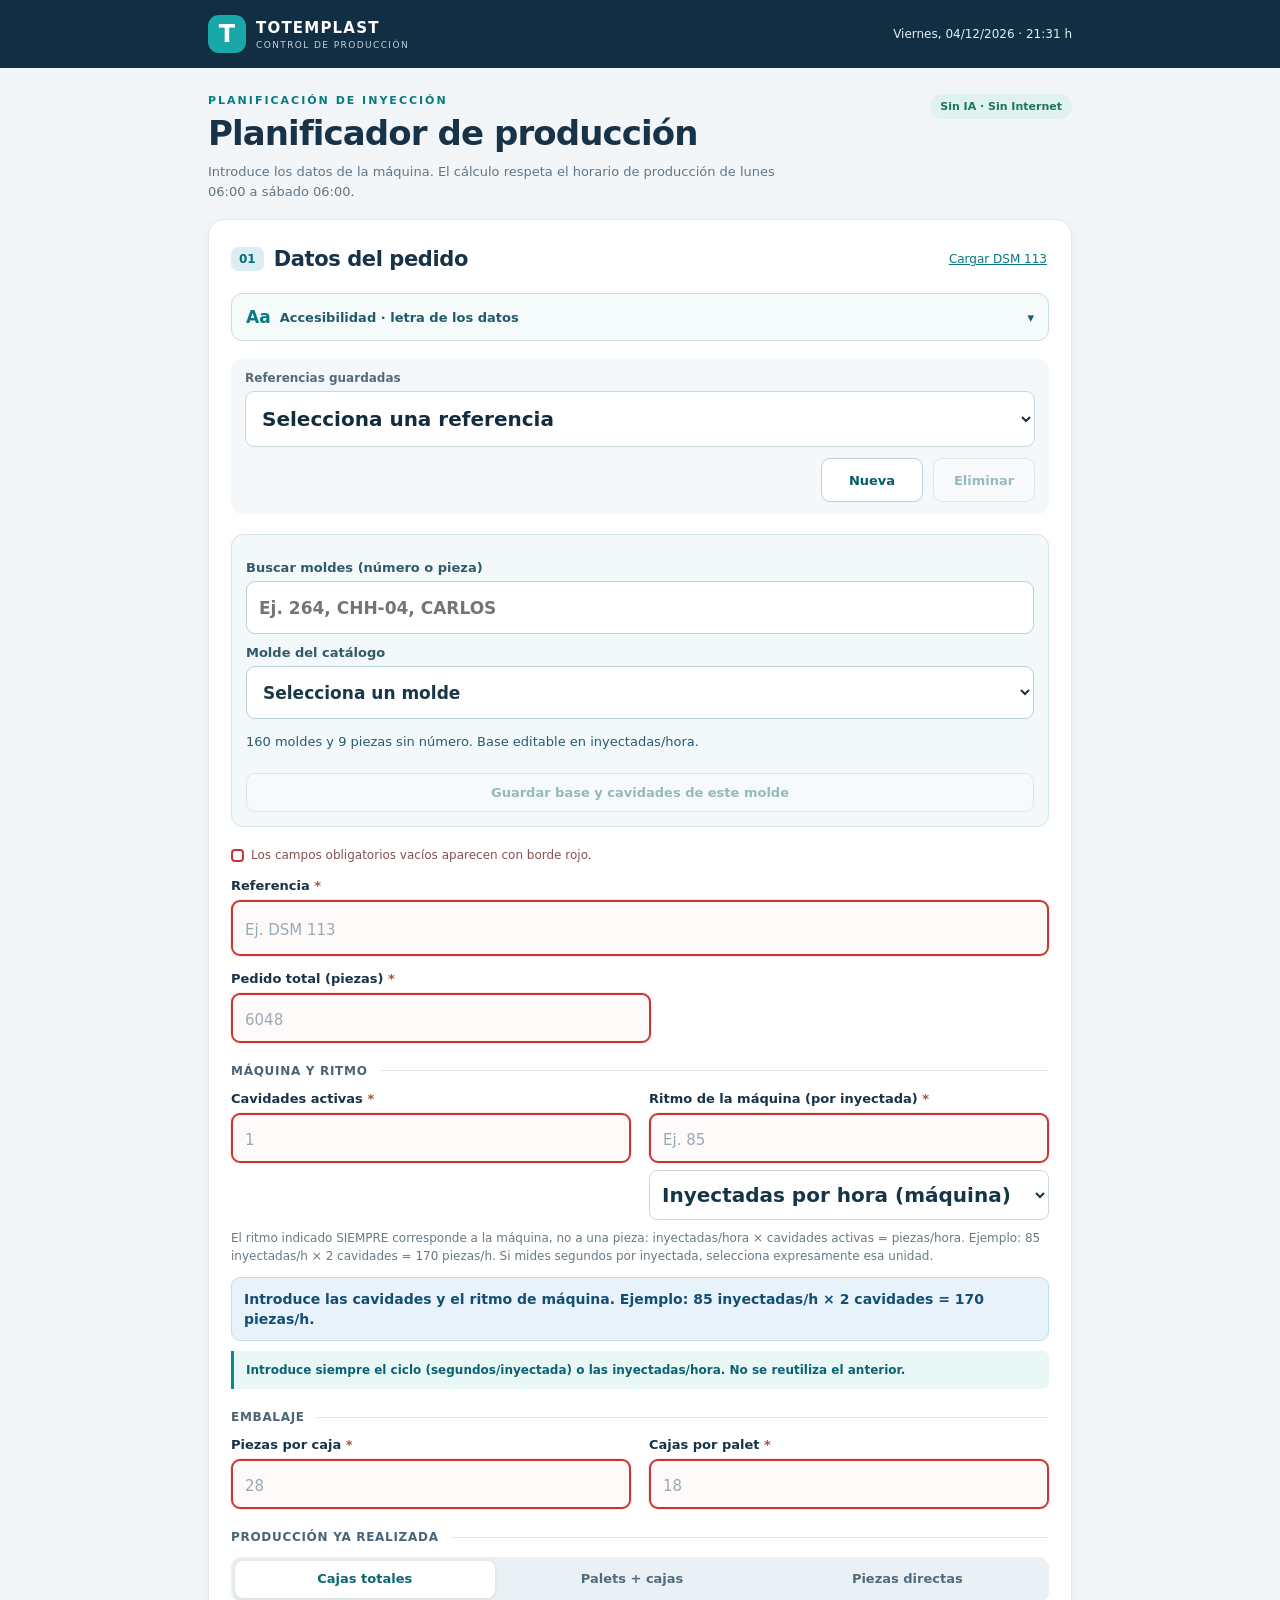
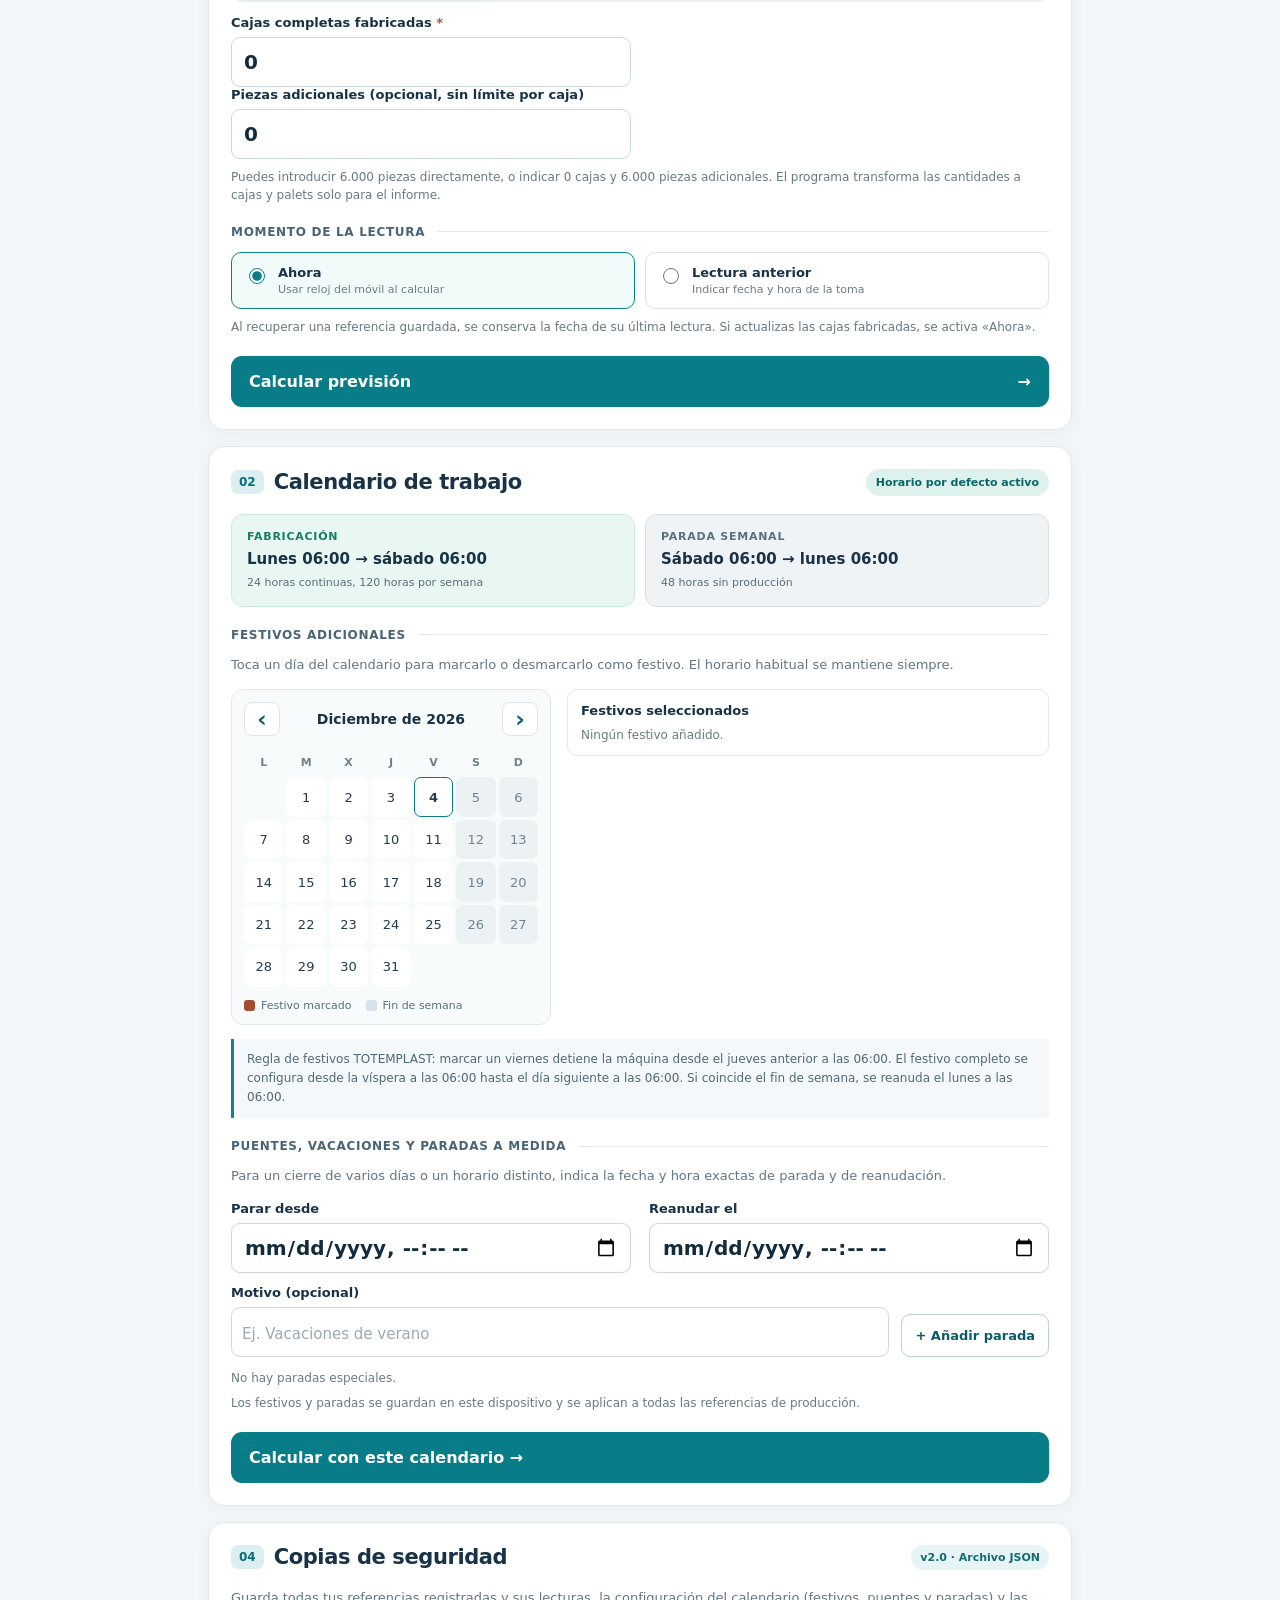
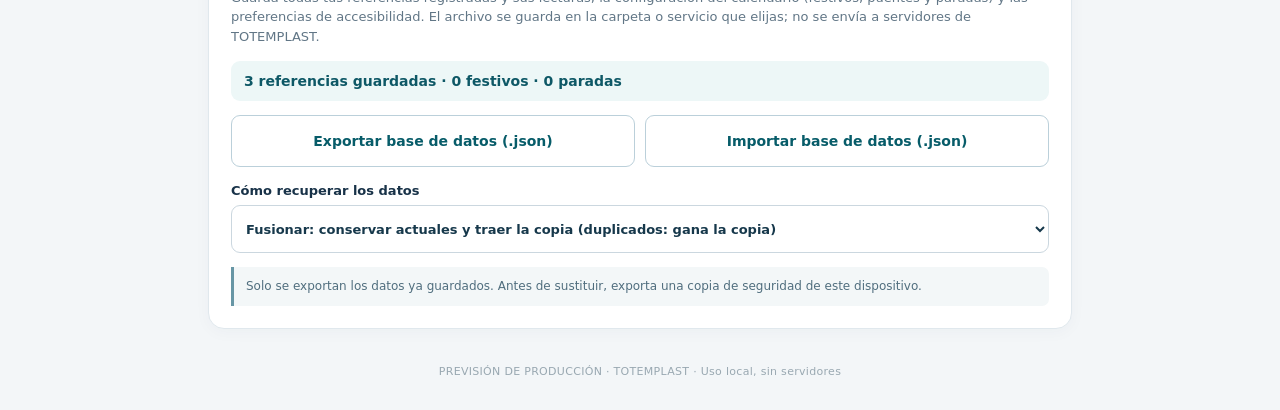
<file: totemplast-prevision-android/app/src/main/assets/index.html>
<!doctype html>
<html lang="es">
<head>
  <meta charset="utf-8">
  <meta name="viewport" content="width=device-width,initial-scale=1,viewport-fit=cover">
  <meta name="theme-color" content="#112e43">
  <meta name="description" content="Previsiones de produccion por inyeccion de plastico. Funciona sin Internet.">
  <title>Planificador Producción Totemplast</title>
  <link rel="stylesheet" href="styles.css">
</head>
<body>
 <header class="masthead">
  <div class="wrap masthead-inner">
   <div class="brand"><span class="brand-mark">T</span><span><strong>TOTEMPLAST</strong><small>CONTROL DE PRODUCCIÓN</small></span></div>
   <div class="clock" id="clock" aria-live="off">Reloj del dispositivo</div>
  </div>
 </header>
 <main class="wrap">
  <section class="intro">
   <div><p class="eyebrow">Planificación de inyección</p><h1>Planificador de producción</h1>
   <p>Introduce los datos de la máquina. El cálculo respeta el horario de producción de lunes 06:00 a sábado 06:00.</p></div>
   <span class="offline-tag">Sin IA · Sin Internet</span>
  </section>

  <section class="panel" aria-labelledby="input-heading">
   <div class="panel-head"><div><span class="step">01</span><h2 id="input-heading">Datos del pedido</h2></div>
    <button type="button" class="text-btn" id="exampleBtn">Cargar DSM 113</button></div>

   <details class="accessibility-panel" id="accessibilityPanel">
     <summary><span class="accessibility-icon" aria-hidden="true">Aa</span> Accesibilidad · letra de los datos <span class="accessibility-chevron" aria-hidden="true">▾</span></summary>
     <div class="accessibility-inner">
       <p>Los datos introducidos se muestran en negrita y más grandes. Puedes personalizarlos; el ajuste queda guardado en este móvil.</p>
       <div class="accessibility-controls">
         <label class="accessibility-size">Tamaño de fuente
           <select id="dataFontSize" aria-label="Tamaño de letra de las casillas">
             <option value="18">Grande · 18 px</option>
             <option value="20" selected>Predeterminado · 20 px</option>
             <option value="22">Muy grande · 22 px</option>
             <option value="24">Extra grande · 24 px</option>
             <option value="26">Máximo · 26 px</option>
           </select>
         </label>
         <label class="accessibility-bold"><input type="checkbox" id="dataFontBold" checked> Datos en negrita</label>
       </div>
       <button type="button" id="resetAccessibility" class="accessibility-reset">Restablecer tamaño y negrita</button>
     </div>
   </details>

   <div class="saved-row">
    <label for="savedReferences">Referencias guardadas</label>
    <div class="saved-flex"><select id="savedReferences"><option value="">Selecciona una referencia</option></select>
      <p id="savedReferenceFull" class="saved-ref-full hidden" aria-live="polite"></p>
      <div class="saved-actions">
       <button id="newBtn" type="button" class="outline small-btn">Nueva</button>
       <button id="deleteBtn" type="button" class="outline small-btn" disabled>Eliminar</button>
      </div>
    </div>
   </div>

   <div class="mold-box">
    <label for="moldFind">Buscar moldes (número o pieza)</label>
    <input id="moldFind" type="search" placeholder="Ej. 264, CHH-04, CARLOS">
    <label for="moldPick">Molde del catálogo</label>
    <select id="moldPick"><option value="">Selecciona un molde</option></select>
    <div id="variantBox" class="hidden"><label for="variantPick">Configuración / pieza obligatoria</label>
    <select id="variantPick"><option value="">Elige la configuración</option></select></div>
    <p id="moldInfo" aria-live="polite">160 moldes y 9 piezas sin número. Base editable en inyectadas/hora.</p>
    <button id="moldSaveBase" type="button" class="outline" disabled>Guardar base y cavidades de este molde</button>
   </div>
   <p class="required-hint"><span class="required-hint-symbol" aria-hidden="true"></span> Los campos obligatorios vacíos aparecen con borde rojo.</p>
   <div class="form-grid reference-wide-grid">
    <div class="field reference-full-width"><label for="reference">Referencia <span class="req">*</span></label>
      <input id="reference" type="text" autocapitalize="characters" placeholder="Ej. DSM 113" autocomplete="off" maxlength="90"></div>
    <div class="field order-field"><label for="orderPieces">Pedido total (piezas) <span class="req">*</span></label>
      <input id="orderPieces" type="number" min="1" step="1" inputmode="numeric" placeholder="6048"></div>
   </div>

   <div class="section-divider"><span>Máquina y ritmo</span></div>
   <div class="form-grid">
    <div class="field"><label for="cavities">Cavidades activas <span class="req">*</span></label>
      <input id="cavities" type="number" min="1" step="1" inputmode="numeric" placeholder="1"></div>
    <div class="field"><label for="injectionsPerHour">Ritmo de la máquina (por inyectada) <span class="req">*</span></label>
      <input id="injectionsPerHour" type="text" inputmode="decimal" placeholder="Ej. 85" autocomplete="off">
      <select id="rateUnit" class="rate-unit" aria-label="Unidad de la medición de máquina">
       <option value="per_hour" selected>Inyectadas por hora (máquina)</option>
       <option value="seconds">Segundos por inyectada (máquina)</option>
      </select></div>
   </div>
   <p class="help">El ritmo indicado SIEMPRE corresponde a la máquina, no a una pieza: inyectadas/hora × cavidades activas = piezas/hora. Ejemplo: 85 inyectadas/h × 2 cavidades = 170 piezas/h. Si mides segundos por inyectada, selecciona expresamente esa unidad.</p>
   <p class="machine-rate-preview" id="machineRatePreview" aria-live="polite">Ritmo de máquina pendiente. Introduce cavidades e inyectadas/hora.</p>
   <p class="rate-reminder" id="previousRate" aria-live="polite">Introduce el ritmo actual de la máquina. No se reutiliza automáticamente el anterior.</p>

   <div class="section-divider"><span>Embalaje</span></div>
   <div class="form-grid">
    <div class="field"><label for="piecesPerBox">Piezas por caja <span class="req">*</span></label>
      <input id="piecesPerBox" type="number" min="1" step="1" inputmode="numeric" placeholder="28"></div>
    <div class="field"><label for="boxesPerPallet">Cajas por palet <span class="req">*</span></label>
      <input id="boxesPerPallet" type="number" min="1" step="1" inputmode="numeric" placeholder="18"></div>
   </div>

   <div class="section-divider"><span>Producción ya realizada</span></div>
   <div class="segmented" role="group" aria-label="Forma de introducir la produccion">
     <button type="button" id="totalBoxesMode" class="seg active" aria-pressed="true">Cajas totales</button>
     <button type="button" id="palletMode" class="seg" aria-pressed="false">Palets + cajas</button>
     <button type="button" id="piecesMode" class="seg" aria-pressed="false">Piezas directas</button>
   </div>
   <div id="totalBoxesInputs" class="form-grid">
    <div class="field"><label for="producedBoxes">Cajas completas fabricadas <span class="req">*</span></label>
      <input id="producedBoxes" type="number" min="0" step="1" inputmode="numeric" placeholder="42" value="0"></div>
   </div>
   <div id="palletInputs" class="form-grid hidden">
    <div class="field"><label for="producedPallets">Palets completos <span class="req">*</span></label>
      <input id="producedPallets" type="number" min="0" step="1" inputmode="numeric" value="0"></div>
    <div class="field"><label for="producedExtraBoxes">Cajas fuera de palets completos</label>
      <input id="producedExtraBoxes" type="number" min="0" step="1" inputmode="numeric" value="0"></div>
   </div>
   <div id="piecesInputs" class="form-grid hidden">
    <div class="field"><label for="producedPieces">Total de piezas fabricadas <span class="req">*</span></label>
      <input id="producedPieces" type="number" min="0" step="1" inputmode="numeric" placeholder="Ej. 6000" value="0"></div>
   </div>
   <div id="additionalPiecesInputs" class="form-grid">
    <div class="field"><label for="producedLoosePieces">Piezas adicionales (opcional, sin límite por caja)</label>
      <input id="producedLoosePieces" type="number" min="0" step="1" inputmode="numeric" value="0"></div>
   </div>
   <p class="help">Puedes introducir 6.000 piezas directamente, o indicar 0 cajas y 6.000 piezas adicionales. El programa transforma las cantidades a cajas y palets solo para el informe.</p>

   <div class="section-divider"><span>Momento de la lectura</span></div>
   <div class="time-options" role="group" aria-label="Momento de lectura">
    <label class="option"><input type="radio" name="readingTimeMode" id="timeNow" value="now" checked><span><strong>Ahora</strong><small>Usar reloj del móvil al calcular</small></span></label>
    <label class="option"><input type="radio" name="readingTimeMode" id="timePast" value="past"><span><strong>Lectura anterior</strong><small>Indicar fecha y hora de la toma</small></span></label>
   </div>
   <div id="pastReadingField" class="field historical hidden"><label for="readingDateTime">Fecha y hora de la lectura <span class="req">*</span></label>
     <input type="datetime-local" id="readingDateTime"></div>
   <p class="help">Al recuperar una referencia guardada, se conserva la fecha de su última lectura. Si actualizas las cajas fabricadas, se activa «Ahora».</p>

   <div id="errorBox" role="alert" class="error hidden"></div>
   <button type="button" class="primary" id="calculateBtn"><span>Calcular previsión</span><span aria-hidden="true">→</span></button>
  </section>

  <section class="panel calendar-panel" aria-labelledby="calendar-heading">
    <div class="panel-head"><div><span class="step">02</span><h2 id="calendar-heading">Calendario de trabajo</h2></div>
      <span class="schedule-tag">Horario por defecto activo</span></div>
    <div class="weekly-schedule">
      <div class="weekly-box working"><span>FABRICACIÓN</span><strong>Lunes 06:00 → sábado 06:00</strong><small>24 horas continuas, 120 horas por semana</small></div>
      <div class="weekly-box rest"><span>PARADA SEMANAL</span><strong>Sábado 06:00 → lunes 06:00</strong><small>48 horas sin producción</small></div>
    </div>
    <div class="section-divider"><span>Festivos adicionales</span></div>
    <p class="muted">Toca un día del calendario para marcarlo o desmarcarlo como festivo. El horario habitual se mantiene siempre.</p>
    <div class="calendar-layout">
      <div class="monthly-calendar">
        <div class="calendar-nav">
          <button type="button" class="calendar-arrow" id="calPrev" aria-label="Mes anterior">‹</button>
          <strong id="calMonthTitle">Mes y año</strong>
          <button type="button" class="calendar-arrow" id="calNext" aria-label="Mes siguiente">›</button>
        </div>
        <div class="calendar-weekdays"><span>L</span><span>M</span><span>X</span><span>J</span><span>V</span><span>S</span><span>D</span></div>
        <div id="calendarGrid" class="calendar-days" role="group" aria-label="Seleccionar festivos"></div>
        <div class="calendar-legend"><span><i class="legend-dot holiday-dot"></i> Festivo marcado</span><span><i class="legend-dot weekend-dot"></i> Fin de semana</span></div>
      </div>
      <div class="selected-holidays">
        <strong>Festivos seleccionados</strong>
        <div id="holidayList" class="exceptions-list"><p class="no-exceptions">Ningún festivo añadido.</p></div>
      </div>
    </div>
    <p class="schedule-rule">Regla de festivos TOTEMPLAST: marcar un viernes detiene la máquina desde el jueves anterior a las 06:00. El festivo completo se configura desde la víspera a las 06:00 hasta el día siguiente a las 06:00. Si coincide el fin de semana, se reanuda el lunes a las 06:00.</p>
    <div class="section-divider"><span>Puentes, vacaciones y paradas a medida</span></div>
    <p class="muted">Para un cierre de varios días o un horario distinto, indica la fecha y hora exactas de parada y de reanudación.</p>
    <div class="form-grid">
      <div class="field"><label for="pauseStart">Parar desde</label><input id="pauseStart" type="datetime-local"></div>
      <div class="field"><label for="pauseEnd">Reanudar el</label><input id="pauseEnd" type="datetime-local"></div>
    </div>
    <div class="pause-actions">
      <div class="field"><label for="pauseLabel">Motivo (opcional)</label><input id="pauseLabel" type="text" maxlength="80" placeholder="Ej. Vacaciones de verano"></div>
      <button id="addPauseBtn" type="button" class="outline">+ Añadir parada</button>
    </div>
    <div id="calendarError" class="error hidden" role="alert"></div>
    <div id="pauseList" class="exceptions-list pause-list"><p class="no-exceptions">No hay paradas especiales.</p></div>
    <p class="help">Los festivos y paradas se guardan en este dispositivo y se aplican a todas las referencias de producción.</p>
    <button type="button" class="primary" id="calculateCalendarBtn">Calcular con este calendario →</button>
  </section>

  <section class="results hidden" id="results" aria-live="polite">
   <div class="results-title"><div><span class="step">03</span><h2 id="reportTitle">Informe</h2></div>
     <span class="report-ok">Cálculo realizado</span></div>
   <article class="finish-card">
    <div class="finish-subtitle">FINALIZACIÓN ESTIMADA · DÍA S</div>
    <div class="finish-date" id="finishDate">—</div>
    <div class="finish-time" id="finishTime">—</div>
    <div class="finish-meta" id="finishMeta">—</div>
   </article>

   <div class="panel report-panel">
    <h3>Situación del pedido</h3>
    <p class="reading-label" id="readingLabel"></p><p class="reading-label" id="calendarApplied"></p>
    <div class="stats-grid">
     <div class="stat"><span>Pedido</span><strong id="statOrder">—</strong><small>piezas</small></div>
     <div class="stat"><span>Fabricadas</span><strong id="statProduced">—</strong><small>piezas</small></div>
     <div class="stat accent"><span>Pendientes</span><strong id="statPending">—</strong><small>piezas</small></div>
     <div class="stat"><span>Ritmo</span><strong id="statRate">—</strong><small>piezas/hora</small></div>
    </div>
    <div class="progress-meta"><span>Avance del pedido</span><strong id="percentLabel">—</strong></div>
    <div class="progress-track"><div id="progressFill"></div></div>
    <div class="pack-info" id="packingInfo"></div>
   </div>

   <div class="panel report-panel">
    <h3>Matriz de cortes a las 06:00</h3>
    <p class="muted">Se toma como día S el día de finalización calculado. Las cifras respetan los fines de semana y las paradas adicionales del calendario.</p>
    <div class="table-scroll">
     <table class="cut-table" id="cutTable"><thead><tr>
      <th>Corte</th><th>Fecha y hora</th><th>Resultado</th><th>Equivalencia</th><th>Total fabricadas</th>
     </tr></thead><tbody id="cutRows"></tbody></table>
    </div>
    <p class="help">P = palets completos; C = cajas completas adicionales; uds = piezas sueltas. Las cifras son teóricas y consideran inyectadas enteras. Después de completar el pedido, se supone que el molde sigue en marcha hasta la hora del corte.</p>
   </div>

   <div class="panel report-panel compact-panel">
    <h3>Datos técnicos</h3>
    <div class="tech-list" id="technicalData"></div>
   </div>
   <div class="action-bar">
    <button type="button" class="outline" id="copyBtn">Copiar informe</button>
    <button type="button" class="outline" id="mailBtn">Correo a Daniel</button>
    <button type="button" class="outline" id="shareBtn">Compartir</button>
   </div>
   <p class="mail-note">«Correo a Daniel» abre un borrador dirigido a daniel@totemplast.com con el asunto y el informe completo ya escritos. Revisa y pulsa Enviar en tu aplicación de correo.</p>
   <div id="actionStatus" class="action-status" role="status"></div>
  </section>
  <section class="panel backup-panel" aria-labelledby="backup-heading">
    <div class="panel-head"><div><span class="step">04</span><h2 id="backup-heading">Copias de seguridad</h2></div>
      <span class="backup-tag">v2.0 · Archivo JSON</span></div>
    <p class="muted">Guarda todas tus referencias registradas y sus lecturas, la configuración del calendario (festivos, puentes y paradas) y las preferencias de accesibilidad. El archivo se guarda en la carpeta o servicio que elijas; no se envía a servidores de TOTEMPLAST.</p>
    <p class="backup-count" id="backupCount" aria-live="polite">Consultando referencias guardadas…</p>
    <div class="backup-actions">
      <button type="button" id="exportBackupBtn" class="outline backup-action">Exportar base de datos (.json)</button>
      <button type="button" id="importBackupBtn" class="outline backup-action">Importar base de datos (.json)</button>
    </div>
    <div class="field backup-options"><label for="backupImportMode">Cómo recuperar los datos</label>
      <select id="backupImportMode">
        <option value="merge" selected>Fusionar: conservar actuales y traer la copia (duplicados: gana la copia)</option>
        <option value="replace">Sustituir: borrar los actuales y restaurar solo la copia</option>
      </select></div>
    <input id="backupFileInput" type="file" accept=".json,application/json,text/plain" class="hidden" aria-label="Seleccionar copia de seguridad TOTEMPLAST">
    <p id="backupStatus" class="backup-status" role="status" aria-live="polite">Solo se exportan los datos ya guardados. Antes de sustituir, exporta una copia de seguridad de este dispositivo.</p>
  </section>
  <footer>PREVISIÓN DE PRODUCCIÓN · TOTEMPLAST · Uso local, sin servidores</footer>
 </main>
 <script src="app.js"></script>
 <script src="catalogo-referencias.js"></script>
 <script src="validacion-obligatorios.js"></script>
 <script src="captura-produccion.js"></script>
 <script src="accesibilidad.js"></script>
 <script src="respaldo.js"></script>
 <script src="catalogo-moldes-v23.js"></script>
 <script>
/* Interfaz y persistencia. Se ejecuta localmente en Android o en un navegador. */
(function () {
  'use strict';
  const E = window.TotemplastEngine;
  const Validation = window.TotemplastValidation;
  const Capture = window.TotemplastCapture;
  const Backup = window.TotemplastBackup;
  const Molds=window.TotemplastMolds;
  const MOLD_KEY="totemplast_moldes_config_v23";
  let selectedMold=null;
  let moldUpdates={};
  try {moldUpdates=JSON.parse(localStorage.getItem(MOLD_KEY)||"{}")||{};}catch(_){}
  const Accessibility = window.TotemplastAccessibility;
  const ACCESSIBILITY_KEY = "totemplast_accesibilidad_v14";
  const STORAGE_KEY = 'totemplast_previsiones_v1';
  const CALENDAR_KEY = 'totemplast_calendario_v2';
  const MIGRATION_KEY = 'totemplast_datos_v3_aplicados';
  const $ = (id) => document.getElementById(id);
  const dataIds = ['reference','orderPieces','cavities','injectionsPerHour','piecesPerBox','boxesPerPallet',
    'producedBoxes','producedPallets','producedExtraBoxes','producedLoosePieces','producedPieces'];
  const integerLocale = new Intl.NumberFormat('es-ES', { maximumFractionDigits: 0, useGrouping:'always' });
  const decimalLocale = new Intl.NumberFormat('es-ES', { maximumFractionDigits: 2, useGrouping:'always' });
  const dateLongFormat = new Intl.DateTimeFormat('es-ES', {weekday:'long',day:'numeric',month:'long',year:'numeric'});
  const dateShortFormat = new Intl.DateTimeFormat('es-ES', {weekday:'long',day:'2-digit',month:'2-digit',year:'numeric'});
  const hmFormat = new Intl.DateTimeFormat('es-ES',{hour:'2-digit',minute:'2-digit',hourCycle:'h23'});
  let mode = 'boxes';
  let lastReport = null;
  let savingDisabled = false;
  let stored = loadStorage();
  migrateSavedReferences();
  seedPackagingReferences();
  let calendarState = loadCalendarState();
  let calendarMonth = new Date(new Date().getFullYear(),new Date().getMonth(),1);

  function n(value) { return integerLocale.format(value); }
  function nd(value) { return decimalLocale.format(value); }
  function cap(value) { return value.charAt(0).toUpperCase() + value.slice(1); }
  function dateLong(date) { return cap(dateLongFormat.format(date)); }
  function dateShort(date) { return cap(dateShortFormat.format(date)); }
  function hhmm(date) { return hmFormat.format(date); }
  function roundedMinute(date) { return new Date(Math.round(date.getTime()/60000)*60000); }
  function timeLabel(date) { return dateLong(date)+', '+hhmm(date); }
  function toLocalInputDate(date) {
    const pad=(x)=>String(x).padStart(2,'0');
    return date.getFullYear()+'-'+pad(date.getMonth()+1)+'-'+pad(date.getDate())+'T'+pad(date.getHours())+':'+pad(date.getMinutes());
  }
  function escape(s) {
    return String(s).replace(/[&<>"']/g, m => ({'&':'&amp;','<':'&lt;','>':'&gt;','"':'&quot;',"'":'&#39;'}[m]));
  }
  function text(id, value) { $(id).textContent = value; }
  // Los campos opcionales vacíos equivalen a 0. Su ausencia nunca se marca en rojo.
  function readOptionalNonNegative(id, name) {
    if ($(id).value.trim() === '') return 0;
    return readNonNegative(id, name);
  }
  function setAccessibilityPreferences(raw, persistChanges) {
    const prefs = Accessibility.normalize(raw);
    Accessibility.apply(document.documentElement, prefs);
    $('dataFontSize').value = String(prefs.size);
    $('dataFontBold').checked = prefs.bold;
    if (persistChanges) {
      try {localStorage.setItem(ACCESSIBILITY_KEY, JSON.stringify(prefs));}
      catch (_) { /* La preferencia sigue aplicada en esta sesión. */ }
    }
  }
  function restoreAccessibilityPreferences() {
    let saved = null;
    try {saved = JSON.parse(localStorage.getItem(ACCESSIBILITY_KEY) || 'null');}
    catch (_) { /* Usar ajuste predeterminado. */ }
    setAccessibilityPreferences(saved, false);
  }
  function updateRequiredBorders() {
    const required = Validation.getRequiredIds(mode, $('timePast').checked);
    const missing = new Set(Validation.getMissingIds(
      required,
      Object.fromEntries(required.map(id => [id, $(id).value]))
    ));
    for (const id of Validation.ALL_REQUIRED_IDS) {
      const field = $(id);
      const isRequired = required.includes(id);
      const isMissing = isRequired && missing.has(id);
      field.required = isRequired;
      field.classList.toggle('missing-required', isMissing);
      if (isMissing) field.setAttribute('aria-invalid', 'true');
      else field.removeAttribute('aria-invalid');
    }
    return [...missing];
  }
  function readNonNegative(id, name) {
    const str = $(id).value;
    if (str === '') throw new Error('Indica '+name+'.');
    const val = Number(str);
    if (!Number.isSafeInteger(val) || val < 0) throw new Error(name+': introduce un numero entero mayor o igual a 0.');
    return val;
  }
  function productionValues() {
    return {
      producedBoxes:$('producedBoxes').value,
      producedPallets:$('producedPallets').value,
      producedExtraBoxes:$('producedExtraBoxes').value,
      producedLoosePieces:$('producedLoosePieces').value,
      producedPieces:$('producedPieces').value
    };
  }
  function setMode(value, convert) {
    if (!['boxes','pallets','pieces'].includes(value))
      throw new Error('Modo de introducción de producción incorrecto.');
    if (convert && value !== mode) {
      const perBox = Number($('piecesPerBox').value);
      const perPal = Number($('boxesPerPallet').value);
      if (Number.isSafeInteger(perBox) && perBox>0 && Number.isSafeInteger(perPal) && perPal>0) {
        try {
          const previous = Capture.parseProduction({mode,piecesPerBox:perBox,
            boxesPerPallet:perPal,...productionValues()});
          const converted=Capture.distributePieces(previous.produced,perBox,perPal);
          for (const [id,num] of Object.entries(converted)) $(id).value=String(num);
        } catch (_) {
          // Se mantienen las casillas anteriores para que el operario las pueda corregir.
        }
      }
    }
    mode = value;
    $('totalBoxesInputs').classList.toggle('hidden',mode !== 'boxes');
    $('palletInputs').classList.toggle('hidden',mode !== 'pallets');
    $('piecesInputs').classList.toggle('hidden',mode !== 'pieces');
    $('additionalPiecesInputs').classList.toggle('hidden',mode === 'pieces');
    for(const [id,kind] of [['totalBoxesMode','boxes'],['palletMode','pallets'],['piecesMode','pieces']]) {
      $(id).classList.toggle('active',mode === kind);
      $(id).setAttribute('aria-pressed',String(mode === kind));
    }
    invalidate();
  }
  function setTimeMode(past) {
    $('timePast').checked = past;
    $('timeNow').checked = !past;
    $('pastReadingField').classList.toggle('hidden',!past);
    if (past && !$('readingDateTime').value) $('readingDateTime').value=toLocalInputDate(new Date());
    invalidate();
  }
  function invalidate() {
    updateRequiredBorders();
    lastReport = null;
    $('results').classList.add('hidden');
    $('errorBox').classList.add('hidden');
    text('actionStatus','');
  }
  function rateValue() {
    const raw=$('injectionsPerHour').value.trim().replace(/\s/g,'').replace(',', '.');
    if (!raw || !Number.isFinite(Number(raw)) || Number(raw)<=0) {
      throw new Error('Introduce las inyectadas por hora de la máquina, o selecciona segundos por inyectada.');
    }
    return Number(raw);
  }
  function updateRatePreview() {
    const rateText=$('injectionsPerHour').value.trim().replace(/\s/g,'').replace(',','.');
    const cavities=Number($('cavities').value);
    if(!rateText || !Number.isFinite(Number(rateText)) || Number(rateText)<=0 ||
       !Number.isSafeInteger(cavities) || cavities<=0) {
      text('machineRatePreview','Introduce las cavidades y el ritmo de máquina. Ejemplo: 85 inyectadas/h × 2 cavidades = 170 piezas/h.');
      return;
    }
    try {
      const calculated=Capture.machineRate(Number(rateText),$('rateUnit').value,cavities);
      const source=$('rateUnit').value === 'seconds'
        ? nd(Number(rateText))+' segundos/inyectada = '+nd(calculated.injectionsPerHour)+' inyectadas/h'
        : nd(Number(rateText))+' inyectadas/h';
      text('machineRatePreview','MÁQUINA: '+source+' × '+n(cavities)+' cavidades = '+nd(calculated.piecesPerHour)+' piezas/hora.');
    } catch (_) {
      text('machineRatePreview','Revisa el ritmo y las cavidades introducidos.');
    }
  }
  function getInput() {
    if($('moldPick').value && Molds.molds[Number($('moldPick').value)].configurations.length>1 && !selectedMold)
      throw new Error('Elige la configuración de este molde antes de calcular.');
    const measured=rateValue();
    const machine=Capture.machineRate(measured,$('rateUnit').value,$('cavities').value);
    const quantity=Capture.parseProduction({mode,piecesPerBox:$('piecesPerBox').value,
      boxesPerPallet:$('boxesPerPallet').value,...productionValues()});
    const d = $('timePast').checked ? new Date($('readingDateTime').value) : new Date();
    return {
      reference:$('reference').value,
      orderPieces:$('orderPieces').value,
      cavities:$('cavities').value,
      injectionsPerHour:machine.injectionsPerHour,
      measuredRateValue:measured, measuredRateUnit:$('rateUnit').value,
      piecesPerBox:$('piecesPerBox').value,
      boxesPerPallet:$('boxesPerPallet').value,
      fullBoxes:quantity.fullBoxes,
      loosePieces:quantity.loosePieces,
      readAt:d,
      moldCatalogKey:selectedMold
    };
  }
  function readTime(value) {
    const duration = Math.max(0,Math.round(value/60000));
    return Math.floor(duration/60)+' h '+(duration%60)+' min';
  }
  function shortPack(b) {
    return n(b.pallets)+' P + '+n(b.boxes)+' C + '+n(b.loose)+' uds';
  }
  function detailedPack(b) {
    const p=b.pallets, bx=b.boxes, l=b.loose;
    if (p===0 && bx===0 && l===0) return '0 piezas';
    let out='';
    if (p) out+=n(p)+' palet'+(p!==1?'s':'')+' completo'+(p!==1?'s':'');
    if (bx || l) {
      if (out) out+=' + ';
      if (bx) {
        out+='1 palet parcial ('+n(bx)+' caja'+(bx!==1?'s':'')+' completa'+(bx!==1?'s':'');
        if (l) out+=' y '+n(l)+' pieza'+(l!==1?'s':'')+' en caja parcial';
        out+=')';
      } else {
        out+=n(l)+' pieza'+(l!==1?'s':'')+' en caja parcial';
      }
    }
    return out;
  }
  function showReport(r) {
    const isDone=r.isAlreadyComplete;
    const shownFinish = roundedMinute(r.finishAt);
    text('reportTitle',r.reference+' - Previsión de producción');
    text('finishDate',isDone?'Pedido ya completado':dateLong(shownFinish));
    text('finishTime',isDone?'—':hhmm(shownFinish)+' h');
    text('finishMeta', isDone
      ? 'Las piezas registradas ya alcanzan o superan el pedido; no puede deducirse cuándo terminó anteriormente.'
      : 'Quedan '+readTime(r.productiveMsPending)+' de trabajo efectivo ('+n(r.injectionsPending)+' inyectadas).'+
        (r.expectedOverrunAtFinish?' Se producirán '+n(r.expectedOverrunAtFinish)+' piezas adicionales en la última inyectada.':''));
    text('readingLabel','Lectura: '+timeLabel(r.readAt));
    text('calendarApplied','Calendario aplicado: '+calendarSummary(r.calendar));
    text('statOrder',n(r.orderPieces));
    text('statProduced',n(r.produced));
    text('statPending',n(r.piecesPending));
    text('statRate',nd(r.piecesPerHour));
    text('percentLabel',nd(r.completedPercent)+' %');
    $('progressFill').style.width=r.completedPercent.toFixed(4)+'%';
    $('packingInfo').innerHTML = [
      ['Fabricadas', detailedPack(r.breakdownProduced)],
      ['Pendientes', detailedPack(r.breakdownPending)],
      ['Cajas hechas', n(r.breakdownProduced.totalFullBoxes)+' cajas completas'+(r.breakdownProduced.loose?' y '+n(r.breakdownProduced.loose)+' piezas sueltas':'')],
      ['Equivalencias', n(r.piecesPerPallet)+' piezas/palet · '+n(r.piecesPerBox)+' piezas/caja']
    ].map(kv=>'<div class="pi-row"><span>'+escape(kv[0])+'</span><strong>'+escape(kv[1])+'</strong></div>').join('');
    const rowNames = {'-2':'S − 2 días','-1':'S − 1 día','0':'Día S','1':'S + 1 día'};
    $('cutRows').innerHTML = r.scenarios.map(s=>{
      const date='<div class="cut-date">'+escape(dateShort(s.at))+'<small>06:00 h'+(s.stopped?' · Parada':'')+'</small></div>';
      if (!s.applicable) return '<tr><td>'+rowNames[String(s.deltaDays)]+'</td><td>'+date+'</td><td class="muted-cell" colspan="3">No aplicable: corte anterior a la lectura registrada.</td></tr>';
      const kind = s.missing ? 'missing' : s.excess ? 'excess' : 'exact';
      const description = s.missing ? 'Faltan' : s.excess ? 'Sobran' : 'Pedido exacto';
      const amount = s.missing ? s.missing : s.excess;
      const partial=(s.breakdownDifference.boxes || s.breakdownDifference.loose)?'<small class="partial-note">Incluye 1 palet parcial</small>':'';
      return '<tr><td>'+rowNames[String(s.deltaDays)]+'</td><td>'+date+'</td><td><span class="cut-value '+kind+'">'+
        description+' '+n(amount)+' uds</span></td><td>'+escape(shortPack(s.breakdownDifference))+partial+'</td><td>'+n(s.projectedTotal)+' uds</td></tr>';
    }).join('');
    const tech=[
      ['Referencia',r.reference],['Unidades del pedido',n(r.orderPieces)],
      ['Cavidades activas',n(r.cavities)],['Medición introducida',nd(r.measuredRateValue)+(r.measuredRateUnit==='seconds'?' segundos/ciclo':' inyectadas/h')],['Inyectadas por hora',nd(r.injectionsPerHour)],
      ['Piezas por inyectada',n(r.cavities)],['Ritmo efectivo',nd(r.piecesPerHour)+' piezas/h'],
      ['Piezas por caja',n(r.piecesPerBox)],['Cajas por palet',n(r.boxesPerPallet)],
      ['Piezas por palet',n(r.piecesPerPallet)],['Cajas completas fabricadas',n(r.fullBoxes)],
      ['Tiempo productivo pendiente',readTime(r.productiveMsPending)],['Lectura de referencia',timeLabel(r.readAt)],
      ['Paradas adicionales',calendarSummary(r.calendar)]
    ];
    $('technicalData').innerHTML=tech.map(kv=>'<div><span>'+escape(kv[0])+'</span><strong>'+escape(kv[1])+'</strong></div>').join('');
    $('results').classList.remove('hidden');
  }
  function formatReport(r) {
    const finish = roundedMinute(r.finishAt);
    const lines=[
      r.reference+' - Previsión de producción',
      '',
      'LECTURA: '+timeLabel(r.readAt),
      'PEDIDO: '+n(r.orderPieces)+' piezas',
      'CAVIDADES: '+n(r.cavities)+' | MEDICION: '+nd(r.measuredRateValue)+(r.measuredRateUnit==='seconds'?' segundos/ciclo':' inyectadas/h')+' | INYECTADAS/H: '+nd(r.injectionsPerHour)+' | PIEZAS/H: '+nd(r.piecesPerHour),
      'EMBALAJE: '+n(r.piecesPerBox)+' piezas/caja | '+n(r.boxesPerPallet)+' cajas/palet | '+n(r.piecesPerPallet)+' piezas/palet',
      'FABRICADAS: '+n(r.produced)+' piezas | '+detailedPack(r.breakdownProduced),
      'PENDIENTES: '+n(r.piecesPending)+' piezas | '+detailedPack(r.breakdownPending),
      'HORAS PRODUCTIVAS PENDIENTES: '+readTime(r.productiveMsPending),
      'CALENDARIO: '+calendarSummary(r.calendar),
      '',
      r.isAlreadyComplete ? 'PEDIDO YA COMPLETADO EN LA LECTURA' : 'FINALIZACION PREVISTA: '+timeLabel(finish),
      '',
      'MATRIZ DE CORTES (06:00 H):'
    ];
    r.scenarios.forEach(s=>{
      const tag = s.deltaDays === 0 ? 'S' : s.deltaDays < 0 ? 'S'+s.deltaDays : 'S+'+s.deltaDays;
      if (!s.applicable) lines.push(tag+' | '+timeLabel(s.at)+' | No aplicable: anterior a la lectura');
      else lines.push(tag+' | '+timeLabel(s.at)+' | '+
        (s.missing?'FALTAN '+n(s.missing):s.excess?'SOBRAN '+n(s.excess):'PEDIDO EXACTO')+' piezas | '+
        shortPack(s.breakdownDifference)+' | Total '+n(s.projectedTotal)+' piezas');
    });
    lines.push('', 'Horario TOTEMPLAST: lunes 06:00 a sabado 06:00, produccion ininterrumpida.');
    r.calendar.holidays.forEach(day=>lines.push('FESTIVO: '+day+' (parada desde la vispera a las 06:00 hasta el dia siguiente a las 06:00).'));
    r.calendar.pauses.forEach(p=>lines.push('PARADA ADICIONAL: '+(p.label||'Cierre')+' | '+p.start+' -> '+p.end));
    lines.push('Cifras teoricas basadas en inyectadas completas. El exceso supone continuar produciendo.');
    return lines.join('\n');
  }
  function showError(err) {
    text('errorBox',err.message||String(err));
    $('errorBox').classList.remove('hidden');
    $('errorBox').scrollIntoView({block:'nearest',behavior:'smooth'});
  }
  function calculate(suppressScroll) {
    $('errorBox').classList.add('hidden');
    try {
      const missing = updateRequiredBorders();
      if (missing.length) {
        $(missing[0]).focus();
        throw new Error('Faltan datos obligatorios. Completa las casillas con borde rojo.');
      }
      const data=getInput();
      const r=E.forecast(data,data.readAt,calendarState);
      r.measuredRateValue=data.measuredRateValue; r.measuredRateUnit=data.measuredRateUnit;
      lastReport=r;
      showReport(r);
      saveResult(r);
      if (suppressScroll !== true) $('results').scrollIntoView({block:'start',behavior:'smooth'});
    } catch (err) {
      invalidate();
      showError(err);
    }
  }
  function loadStorage() {
    try { const x=JSON.parse(localStorage.getItem(STORAGE_KEY)||'{}'); return x && typeof x==='object' && !Array.isArray(x)?x:{}; }
    catch (_) { return {}; }
  }
  function persist() {
    if(savingDisabled) return;
    try { localStorage.setItem(STORAGE_KEY,JSON.stringify(stored)); }
    catch(_) { text('actionStatus','El dispositivo no ha permitido guardar las referencias. Los calculos siguen funcionando.'); }
  }
  function showSavedReferenceFull() {
    const name=$('savedReferences').value;
    const el=$('savedReferenceFull');
    el.textContent=name;
    el.classList.toggle('hidden',!name || name.length<=13);
  }
  function refreshReferences(selected) {
    const sel=$('savedReferences');
    sel.innerHTML='<option value="">Selecciona una referencia</option>';
    Object.keys(stored).sort((a,b)=>a.localeCompare(b,'es')).forEach(ref=>{
      const option=document.createElement('option'); option.value=ref; option.textContent=ref;
      sel.appendChild(option);
    });
    sel.value=selected && stored[selected]?selected:'';
    $('deleteBtn').disabled=!sel.value;
    showSavedReferenceFull();
  }
  // En una actualizacion anterior pudo quedar REE 11 como ensayo. Nunca era un pedido real.
  // Limpieza una sola vez; despues los datos que escriba el usuario se respetan.
  function migrateSavedReferences() {
    try {
      if (localStorage.getItem(MIGRATION_KEY) === '1') return;
      for (const ref of Object.keys(stored)) {
        const canonical=ref.replace(/[^a-zA-Z0-9]/g,'').toUpperCase();
        if (canonical === 'REE11' || canonical === 'R11') delete stored[ref];
      }
      if (!stored['DSM 113']) {
        // Unica ficha inicial: lectura REAL facilitada el 13/10/2026 a las 09:31.
        // El ciclo de 67,2 segundos es un recordatorio, NO se rellena automaticamente.
        stored['DSM 113']={
          reference:'DSM 113', orderPieces:6048, cavities:1,
          injectionsPerHour:3600/67.2, measuredRateValue:67.2, measuredRateUnit:'seconds', piecesPerBox:28, boxesPerPallet:18,
          fullBoxes:42, loosePieces:0, readAt:'2026-10-13T07:31:00.000Z', mode:'pallets'
        };
      } else {
        // Actualizacion del ultimo ritmo indicado por el usuario; nunca se usa sin escribirlo.
        stored['DSM 113'].injectionsPerHour=3600/67.2;
        stored['DSM 113'].measuredRateValue=67.2;
        stored['DSM 113'].measuredRateUnit='seconds';
      }
      localStorage.setItem(STORAGE_KEY,JSON.stringify(stored));
      localStorage.setItem(MIGRATION_KEY,'1');
    } catch (_) { /* Los calculos siguen disponibles si se bloquea el almacenamiento. */ }
  }
  // Incorporar fichas nuevas al almacenamiento local sin modificar otras referencias.
  // Los palets/cajas comunicados son informativos; NO son pedido ni produccion.
  function seedPackagingReferences() {
    const key='totemplast_catalogo_embalajes_20261015';
    try {
      if(localStorage.getItem(key)==='1') return;
      for (const item of (window.TotemplastReferenceCatalog || [])) {
        if (!stored[item.reference]) {
          stored[item.reference]={
            reference:item.reference, piecesPerBox:item.piecesPerBox,
            boxesPerPallet:item.boxesPerPallet,
            orderPieces:'', cavities:'', fullBoxes:0, loosePieces:0,
            mode:'pallets', readAt:null, measuredRateUnit:'seconds',
            informedPallets:item.informedPallets,
            informedExtraBoxes:item.informedExtraBoxes
          };
        }
      }
      localStorage.setItem(STORAGE_KEY,JSON.stringify(stored));
      localStorage.setItem(key,'1');
    } catch (_) { /* Fallo de almacenamiento: la calculadora permanece disponible. */ }
  }
  function showRateHint(ref) {
    const saved=stored[String(ref||'').trim().toUpperCase()];
    const prevUnit=saved && saved.measuredRateUnit==='seconds' ? 'seconds':'per_hour';
    const previous=saved && Number(prevUnit==='seconds'?saved.measuredRateValue:(saved.measuredRateValue||saved.injectionsPerHour));
    const meaning=prevUnit==='seconds' ? ' s/ciclo':' inyectadas/h';
    const info=Number.isFinite(previous) && previous>0
      ? 'Última medición: '+nd(previous)+meaning+'. Escribe la medición actual; NO se rellena automáticamente.'
      : 'Introduce siempre el ciclo (segundos/inyectada) o las inyectadas/hora. No se reutiliza el anterior.';
    text('previousRate',info);
  }
  function saveResult(r) {
    stored[r.reference]={ reference:r.reference,orderPieces:r.orderPieces,cavities:r.cavities,
      injectionsPerHour:r.injectionsPerHour,measuredRateValue:r.measuredRateValue,measuredRateUnit:r.measuredRateUnit,piecesPerBox:r.piecesPerBox,
      boxesPerPallet:r.boxesPerPallet,fullBoxes:r.fullBoxes,loosePieces:r.loosePieces,
      readAt:r.readAt.toISOString(),mode:mode,moldCatalogKey:r.moldCatalogKey||selectedMold };
    persist();refreshReferences(r.reference);showRateHint(r.reference);updateBackupCount();
  }
  function loadReference(ref) {
    if (!stored[ref]) return;
    resetMold();
    const a=stored[ref];
    for(const id of ['reference','orderPieces','cavities','piecesPerBox','boxesPerPallet'])
      $(id).value=a[id] == null ? '' : a[id];
    // El ritmo es siempre una lectura nueva; el ultimo queda solo como sugerencia.
    $('rateUnit').value='per_hour'; // Siempre por defecto inyectadas/h; el ciclo anterior es solo orientativo.
    $('injectionsPerHour').value='';
    showRateHint(ref);
    $('producedBoxes').value=a.fullBoxes;
    const perPal=Number(a.boxesPerPallet)||1;
    $('producedPallets').value=Math.floor(a.fullBoxes/perPal);
    $('producedExtraBoxes').value=a.fullBoxes%perPal;
    $('producedLoosePieces').value=a.loosePieces == null ? 0 : a.loosePieces;
    const total=(Number(a.fullBoxes)||0)*(Number(a.piecesPerBox)||0)+(Number(a.loosePieces)||0);
    $('producedPieces').value=total;
    setMode(['boxes','pallets','pieces'].includes(a.mode)?a.mode:'boxes',false);
    $('readingDateTime').value=a.readAt ? toLocalInputDate(new Date(a.readAt)) : '';
    setTimeMode(Boolean(a.readAt)); // No transformar una lectura vieja en una lectura de ahora.
    refreshReferences(ref);
    invalidate();
    if(a.moldCatalogKey){const match=Molds.findKey(a.moldCatalogKey);if(match){$('moldPick').value=String(match.moldIndex);selectMold(false);if(match.mold.configurations.length>1){$('variantPick').value=String(match.configIndex);applyMold(false);}}}
    updateRatePreview();
  }
  function newReference() {
    resetMold();
    for(const id of ['reference','orderPieces','cavities','injectionsPerHour','piecesPerBox','boxesPerPallet'])$(id).value='';
    for(const id of ['producedBoxes','producedPallets','producedExtraBoxes','producedLoosePieces','producedPieces'])$(id).value='0';
    $('rateUnit').value='per_hour';$('readingDateTime').value=''; setMode('boxes',false);setTimeMode(false);refreshReferences('');showRateHint('');invalidate();
    updateRatePreview();
    $('reference').focus();
  }
  function loadExample() {
    if (stored['DSM 113']) {
      loadReference('DSM 113');
    } else {
      // Si el usuario borro la ficha, el boton permite recuperarla sin guardarla por si solo.
      newReference();
      Object.entries({reference:'DSM 113',orderPieces:'6048',cavities:'1',piecesPerBox:'28',boxesPerPallet:'18',
        producedBoxes:'42',producedPallets:'2',producedExtraBoxes:'6',producedLoosePieces:'0'}).forEach(([id,v])=>$(id).value=v);
      setMode('pallets',false);
      $('readingDateTime').value='2026-10-13T09:31';setTimeMode(true);
      $('rateUnit').value='per_hour';
      text('previousRate','Última medición conocida: 67,2 segundos por inyectada. Introduce siempre el ritmo actual de máquina y verifica las unidades.');
    }
    // Intencionadamente NO calcula ni asigna automaticamente las inyectadas/hora.
    $('injectionsPerHour').value='';
    $('injectionsPerHour').focus();
  }
  function setStatus(message) { text('actionStatus',message); }
  async function copyReport() {
    if(!lastReport) return;
    const content=formatReport(lastReport);
    if(window.Android && typeof window.Android.copyText==='function') {
      window.Android.copyText(content);setStatus('Informe copiado.');return;
    }
    try {
      if(navigator.clipboard && navigator.clipboard.writeText) {
        await navigator.clipboard.writeText(content);
      } else {
        const ta=document.createElement('textarea');ta.value=content;ta.style.position='fixed';ta.style.left='-9999px';document.body.appendChild(ta);
        ta.select();if(!document.execCommand('copy')) throw new Error('No se pudo copiar');ta.remove();
      }
      setStatus('Informe copiado al portapapeles.');
    } catch(e) {setStatus('No se pudo copiar. Puedes usar la funcion Compartir.');}
  }
  function mailReport() {
    if(!lastReport)return;
    const subject=lastReport.reference+' - Previsión de producción - '+dateShort(lastReport.readAt);
    const body=formatReport(lastReport);
    if(window.Android && typeof window.Android.prepareMail==='function'){
      window.Android.prepareMail(subject,body);return;
    }
    location.href='mailto:daniel@totemplast.com?subject='+encodeURIComponent(subject)+'&body='+encodeURIComponent(body);
  }
  async function shareReport() {
    if(!lastReport)return;
    const report=formatReport(lastReport);
    if(window.Android && typeof window.Android.shareText==='function'){
      window.Android.shareText(report);return;
    }
    if(navigator.share){try{await navigator.share({title:lastReport.reference+' - Previsión de producción',text:report});return;}
      catch(err){if(err.name==='AbortError')return;}}
    await copyReport();
  }
  // Calendario global: festivos sobre el horario permanente, y cierres con horas exactas.
  function loadCalendarState() {
    try {
      const value=JSON.parse(localStorage.getItem(CALENDAR_KEY)||'{}');
      if (!value || typeof value!=='object') return {holidays:[],pauses:[]};
      const holidays=Array.isArray(value.holidays)?value.holidays.filter(d=>typeof d==='string'):[];
      const pauses=Array.isArray(value.pauses)?value.pauses.filter(p=>p && typeof p.start==='string' && typeof p.end==='string'):[];
      const result={holidays:[...new Set(holidays)].sort(),pauses};
      E.normalizeClosures(result);
      return result;
    } catch (_) {return {holidays:[],pauses:[]};}
  }
  function calendarSummary(cal) {
    const f=cal.holidays.length, p=cal.pauses.length;
    if (!f && !p) return 'Horario semanal habitual, sin paradas adicionales';
    return 'Horario semanal + '+n(f)+' festivo'+(f===1?'':'s')+' + '+n(p)+' parada'+(p===1?'':'s')+' especial'+(p===1?'':'es');
  }
  function isoLocalDay(date) {return toLocalInputDate(date).slice(0,10);}
  function holidayStop(iso) {
    const base=E.parseLocalDate(iso), start=new Date(base.getTime()), end=new Date(base.getTime());
    start.setDate(start.getDate()-1);end.setDate(end.getDate()+1);
    return 'Paro: '+dateShort(start)+' 06:00 \u2192 '+dateShort(end)+' 06:00';
  }
  function calendarChanged() {
    E.normalizeClosures(calendarState);
    try {localStorage.setItem(CALENDAR_KEY,JSON.stringify(calendarState));}
    catch(_) {showCalendarError('No se han podido guardar las paradas, aunque se usan para el calculo actual.');}
    renderCalendar();updateBackupCount();
    if (lastReport) calculate(true);
  }
  function showCalendarError(message) {
    text('calendarError',message);
    $('calendarError').classList.remove('hidden');
  }
  function renderCalendar() {
    const y=calendarMonth.getFullYear(),m=calendarMonth.getMonth();
    text('calMonthTitle',cap(new Intl.DateTimeFormat('es-ES',{month:'long',year:'numeric'}).format(calendarMonth)));
    const first=new Date(y,m,1), blank=(first.getDay()+6)%7;
    const days=new Date(y,m+1,0).getDate();
    const today=isoLocalDay(new Date());
    let html='';
    for(let i=0;i<blank;i++)html+='<span class="cal-spacer" aria-hidden="true"></span>';
    for(let d=1;d<=days;d++){
      const date=new Date(y,m,d),key=isoLocalDay(date);
      const selected=calendarState.holidays.includes(key);
      const classes='cal-day'+(date.getDay()===0||date.getDay()===6?' weekend':'')+(selected?' holiday':'')+(key===today?' today':'');
      html+='<button type="button" class="'+classes+'" data-holiday-date="'+key+'" aria-label="'+escape(dateLong(date))+(selected?', festivo marcado':'')+'" aria-pressed="'+selected+'" title="'+(selected?'Desmarcar':'Marcar')+' festivo '+key+'">'+d+'</button>';
    }
    $('calendarGrid').innerHTML=html;
    $('holidayList').innerHTML=calendarState.holidays.length
      ?calendarState.holidays.map(iso=>'<div class="exception-item"><div><strong>'+escape(dateLong(E.parseLocalDate(iso)))+'</strong><small>'+escape(holidayStop(iso))+'</small></div><button type="button" class="exception-remove" data-remove-holiday="'+iso+'" aria-label="Eliminar festivo '+iso+'">\u00d7</button></div>').join('')
      :'<p class="no-exceptions">Ning\u00fan festivo a\u00f1adido.</p>';
    $('pauseList').innerHTML=calendarState.pauses.length
      ?calendarState.pauses.map((p,i)=>'<div class="exception-item"><div><strong>'+escape(p.label||'Parada programada')+'</strong><small>'+escape(p.start.replace('T',' ')+' \u2192 '+p.end.replace('T',' '))+'</small></div><button type="button" class="exception-remove" data-remove-pause="'+i+'" aria-label="Eliminar parada">\u00d7</button></div>').join('')
      :'<p class="no-exceptions">No hay paradas especiales.</p>';
  }
  function toggleHoliday(day){
    const at=calendarState.holidays.indexOf(day);
    if(at>=0)calendarState.holidays.splice(at,1);
    else calendarState.holidays.push(day);
    calendarState.holidays.sort();
    $('calendarError').classList.add('hidden');
    calendarChanged();
  }
  function addPause(){
    $('calendarError').classList.add('hidden');
    try{
      const start=$('pauseStart').value,end=$('pauseEnd').value;
      const pause={start,end,label:$('pauseLabel').value.trim().slice(0,80)};
      E.normalizeClosures({holidays:calendarState.holidays,pauses:[...calendarState.pauses,pause]});
      calendarState.pauses.push(pause);
      calendarState.pauses.sort((a,b)=>a.start.localeCompare(b.start));
      $('pauseStart').value='';$('pauseEnd').value='';$('pauseLabel').value='';
      calendarChanged();
    }catch(err){showCalendarError(err.message||String(err));}
  }
  $('calPrev').addEventListener('click',()=>{calendarMonth.setMonth(calendarMonth.getMonth()-1);renderCalendar();});
  $('calNext').addEventListener('click',()=>{calendarMonth.setMonth(calendarMonth.getMonth()+1);renderCalendar();});
  $('calendarGrid').addEventListener('click',event=>{
    const target=event.target.closest('button[data-holiday-date]');
    if(target)toggleHoliday(target.getAttribute('data-holiday-date'));
  });
  $('holidayList').addEventListener('click',event=>{
    const target=event.target.closest('button[data-remove-holiday]');
    if(target)toggleHoliday(target.getAttribute('data-remove-holiday'));
  });
  $('pauseList').addEventListener('click',event=>{
    const target=event.target.closest('button[data-remove-pause]');
    if(!target)return;
    const i=Number(target.getAttribute('data-remove-pause'));
    if(Number.isInteger(i) && i>=0 && i<calendarState.pauses.length){
      calendarState.pauses.splice(i,1);calendarChanged();
    }
  });
  $('addPauseBtn').addEventListener('click',addPause);
  renderCalendar();
  function updateClock() {
    const time=new Date();
    text('clock',dateShort(time)+' · '+hhmm(time)+' h');
  }
  function resetMold() {
    selectedMold=null;$('moldFind').value='';fillMolds('');
    $('moldPick').value='';$('variantPick').value='';
    $('variantBox').classList.add('hidden');$('moldSaveBase').disabled=true;
    text('moldInfo','160 moldes con número y 9 piezas sin número. Base editable en inyectadas/hora.');
  }
  function fillMolds(q){
    const sel=$('moldPick');sel.innerHTML='<option value="">Selecciona un molde</option>';
    for(const item of Molds.search(q)){
      const op=document.createElement('option');op.value=String(item.index);
      op.textContent=(item.mold.number||'SIN Nº')+' · '+item.mold.piece;sel.appendChild(op);
    }
  }
  function selectMold(fill){
    selectedMold=null;
    const idx=$('moldPick').value;
    if(idx===''){$('variantBox').classList.add('hidden');return;}
    const mold=Molds.molds[Number(idx)];
    const v=$('variantPick');v.innerHTML='<option value="">Elige la pieza correcta</option>';
    mold.configurations.forEach((cfg,i)=>{
      const op=document.createElement('option');op.value=String(i);
      op.textContent=cfg.label+' · '+cfg.cavities+' cav. · '+(cfg.base||'SIN BASE')+' iny/h';
      v.appendChild(op);
    });
    if(mold.configurations.length===1){$('variantBox').classList.add('hidden');v.value='0';applyMold(fill);}
    else{
      $('variantBox').classList.remove('hidden');v.value='';
      if(fill){$('reference').value=mold.number||'';$('cavities').value='';$('injectionsPerHour').value='';}
      $('moldSaveBase').disabled=true;
      text('moldInfo','Este molde tiene varias bases. Elige la configuración antes de continuar.');
      updateRatePreview();invalidate();
    }
  }
  function applyMold(fill){
    const idx=$('moldPick').value,j=$('variantPick').value;
    if(idx===''||j==='')return;
    const mold=Molds.molds[Number(idx)],cfg=Molds.effectiveConfig(mold,Number(j),moldUpdates);
    selectedMold=Molds.key(mold,Number(j));
    $('moldSaveBase').disabled=false;
    if(fill){
      $('reference').value=mold.number||'';
      $('cavities').value=String(cfg.cavities);
      $('rateUnit').value='per_hour';
      $('injectionsPerHour').value=cfg.base||'';
    }
    text('moldInfo',(mold.number||'SIN Nº')+' · '+cfg.label+' · '+cfg.cavities+' cavidades · BASE: '+(cfg.base||'SIN DATO')+' iny/h. '+(mold.number?'Puedes cambiarla.':'Introduce una referencia real de pieza.'));
    updateRatePreview();invalidate();
  }
  function saveMoldCorrection(){
    if(!selectedMold)return;
    const cavities=Number($('cavities').value),raw=$('injectionsPerHour').value.trim().replace(',','.');
    const base=Number(raw);
    if(!Number.isSafeInteger(cavities)||cavities<1||!raw||!Number.isFinite(base)||base<=0){
      text('moldInfo','Introduce cavidades y base válidas antes de guardar.');return;
    }
    const injections=Capture.machineRate(base,$('rateUnit').value,cavities).injectionsPerHour;
    moldUpdates[selectedMold]={cavities,base:injections};
    try{localStorage.setItem(MOLD_KEY,JSON.stringify(moldUpdates));text('moldInfo','Corrección guardada: '+cavities+' cavidades y '+injections.toLocaleString('es-ES')+' iny/h.');}
    catch(_){text('moldInfo','No se ha podido guardar la corrección.');}
  }
  fillMolds('');
  $('moldFind').addEventListener('input',()=>{fillMolds($('moldFind').value);selectedMold=null;$('variantBox').classList.add('hidden');$('moldSaveBase').disabled=true;});
  $('moldPick').addEventListener('change',()=>selectMold(true));
  $('variantPick').addEventListener('change',()=>applyMold(true));
  $('moldSaveBase').addEventListener('click',saveMoldCorrection);
  for(const id of dataIds) {
    $(id).addEventListener('input',()=>{
      if (id==='reference') showRateHint($('reference').value);
      if (id==='cavities'||id==='injectionsPerHour') updateRatePreview();
      const isNewCount=['producedBoxes','producedPallets','producedExtraBoxes','producedLoosePieces','producedPieces'].includes(id);
      // Si una previsión ya existe, modificar el avance implica una NUEVA toma:
      // el ritmo deja de ser válido hasta que el encargado lo escriba otra vez.
      if (isNewCount && lastReport) $('injectionsPerHour').value='';
      if (isNewCount && $('timePast').checked){
        setTimeMode(false);
      }
      invalidate();
    });
  }
  $('rateUnit').addEventListener('change',()=>{
    // Conservar el número escrito. La unidad seleccionada cambia su interpretación,
    // pero nunca borra la cifra ni la convierte automáticamente.
    showRateHint($('reference').value);
    updateRatePreview();
    invalidate();
  });
  $('readingDateTime').addEventListener('input',invalidate);
  $('timeNow').addEventListener('change',()=>setTimeMode(false));
  $('timePast').addEventListener('change',()=>setTimeMode(true));
  $('totalBoxesMode').addEventListener('click',()=>setMode('boxes',true));
  $('palletMode').addEventListener('click',()=>setMode('pallets',true));
  $('piecesMode').addEventListener('click',()=>setMode('pieces',true));
  $('calculateBtn').addEventListener('click',calculate);
  $('calculateCalendarBtn').addEventListener('click',calculate);
  $('newBtn').addEventListener('click',newReference);  $('exampleBtn').addEventListener('click',loadExample);
  $('savedReferences').addEventListener('change',(ev)=>{
    const ref=ev.target.value;if(ref)loadReference(ref);else {$('deleteBtn').disabled=true;showSavedReferenceFull();}
  });
  $('deleteBtn').addEventListener('click',()=>{
    const ref=$('savedReferences').value;
    if(ref && window.confirm('¿Eliminar la referencia '+ref+' del dispositivo?')){
      delete stored[ref];persist();newReference();updateBackupCount();
    }
  });
  $('copyBtn').addEventListener('click',copyReport);
  $('mailBtn').addEventListener('click',mailReport);
  $('shareBtn').addEventListener('click',shareReport);
  $('dataFontSize').addEventListener('change',()=>setAccessibilityPreferences({
    size:Number($('dataFontSize').value),bold:$('dataFontBold').checked
  },true));
  $('dataFontBold').addEventListener('change',()=>setAccessibilityPreferences({
    size:Number($('dataFontSize').value),bold:$('dataFontBold').checked
  },true));
  $('resetAccessibility').addEventListener('click',()=>setAccessibilityPreferences(
    Accessibility.DEFAULT, true
  ));
  restoreAccessibilityPreferences();
  // v2.0: respaldo portable de la base local, sin servidor ni permisos de almacenamiento.
  function backupCurrentData() {
    let prefs=null;
    try {prefs=JSON.parse(localStorage.getItem(ACCESSIBILITY_KEY)||'null');}catch(_){}
    return {references:stored,calendar:calendarState,accessibility:prefs,moldCorrections:moldUpdates};
  }
  function updateBackupCount() {
    const count=Object.keys(stored).length;
    text('backupCount',n(count)+' referencia'+(count===1?'':'s')+
      ' guardada'+(count===1?'':'s')+' · '+n(calendarState.holidays.length)+
      ' festivo'+(calendarState.holidays.length===1?'':'s')+
      ' · '+n(calendarState.pauses.length)+' parada'+(calendarState.pauses.length===1?'':'s'));
  }
  function backupMessage(msg,error) {
    text('backupStatus',msg);
    $('backupStatus').classList.toggle('backup-error',Boolean(error));
  }
  function exportBackup() {
    try {
      const json=Backup.exportText(backupCurrentData(),new Date());
      const now=new Date();
      const two=v=>String(v).padStart(2,'0');
      const filename='TOTEMPLAST_Copia_'+now.getFullYear()+'-'+two(now.getMonth()+1)+
        '-'+two(now.getDate())+'_'+two(now.getHours())+'-'+two(now.getMinutes())+'.json';
      if (window.Android && typeof window.Android.exportBackup==='function') {
        window.Android.exportBackup(json,filename);
        backupMessage('Selecciona dónde guardar la copia de seguridad. La exportación aún no se ha completado.',false);
        return;
      }
      const blob=new Blob([json],{type:'application/json;charset=utf-8'});
      const url=URL.createObjectURL(blob);
      const anchor=document.createElement('a');
      anchor.href=url;anchor.download=filename;document.body.appendChild(anchor);
      anchor.click();anchor.remove();
      setTimeout(()=>URL.revokeObjectURL(url),20000);
      backupMessage('El navegador ha iniciado la descarga: '+filename,false);
    } catch(err) {backupMessage('No se ha exportado la copia: '+err.message,true);}
  }
  function importBackup() {
    if (window.Android && typeof window.Android.importBackup==='function') {
      backupMessage('Selecciona el archivo JSON de la copia de seguridad.',false);
      window.Android.importBackup();
    } else {
      $('backupFileInput').value='';
      $('backupFileInput').click();
    }
  }
  function applyBackupText(json) {
    try {
      const original=Backup.readText(json);
      const mode=$('backupImportMode').value;
      const result=Backup.combine(backupCurrentData(),original.data,mode);
      // Comprobar el calendario con las mismas reglas que utiliza el motor de producción.
      E.normalizeClosures(result.data.calendar);
      const msg='Copia del '+new Date(original.createdAt).toLocaleString('es-ES')+
        '. Contiene '+n(result.newReferences)+' referencias. '+
        (mode==='merge'
          ? 'Se fusionarán con las '+n(result.previousReferences)+' existentes; '+n(result.conflicts)+' referencia(s) repetidas se sustituirán con la versión de la copia.'
          : 'Se SUSTITUIRÁN las '+n(result.previousReferences)+' referencias, los festivos, las paradas y las preferencias que tengas ahora.');
      if(!window.confirm(msg+'\n\n¿Aplicar la importación?')) {
        backupMessage('Importación cancelada. Los datos actuales no se han modificado.',false);
        return;
      }
      if(mode==='replace' && !window.confirm(
        'ÚLTIMA CONFIRMACIÓN: vas a sustituir todos los datos guardados en este dispositivo. ¿Continuar?')) {
        backupMessage('Importación cancelada. Los datos actuales siguen intactos.',false);
        return;
      }
      Backup.writeStorage(localStorage,result.data);
      // Recargar para que referencias, calendario y accesibilidad utilicen lo importado.
      backupMessage('Copia restaurada correctamente. Actualizando los datos...',false);
      window.location.reload();
    } catch(err) {
      backupMessage('No se ha importado ningún dato: '+err.message,true);
    }
  }
  Backup.acceptFile=applyBackupText; // Devuelve los datos el selector de documentos Android.
  Backup.onAndroidExportResult=function(ok,message) {
    backupMessage(message || (ok?'Copia exportada correctamente.':'La copia no se guardó.'),!ok);
  };
  Backup.onAndroidImportError=function(message) {
    backupMessage('No se ha importado ningún dato: '+message,true);
  };
  $('exportBackupBtn').addEventListener('click',exportBackup);
  $('importBackupBtn').addEventListener('click',importBackup);
  $('backupFileInput').addEventListener('change',async()=>{
    const file=$('backupFileInput').files[0];
    if(!file)return;
    try {
      if(file.size>4000000)throw new Error('El archivo es demasiado grande (máximo 4 MB).');
      applyBackupText(await file.text());
    } catch(err) {backupMessage('No se pudo leer la copia: '+err.message,true);}
  });
  updateBackupCount();
  updateClock();setInterval(updateClock,20000);refreshReferences('');showRateHint('');updateRequiredBorders();updateRatePreview();
})();

</script>
</body></html>
</file>
<file: totemplast-prevision-android/app/src/main/assets/styles.css>
:root{font-family:system-ui,-apple-system,"Segoe UI",Roboto,Arial,sans-serif;color:#183248;background:#f3f6f8;font-size:16px;-webkit-text-size-adjust:100%}
*{box-sizing:border-box}body{margin:0}button,input,select{font:inherit}button{cursor:pointer}button:disabled{cursor:not-allowed;opacity:.4}.wrap{max-width:900px;margin:0 auto;padding:0 18px}
.masthead{background:#112e43;color:white;padding:15px 0}.masthead-inner{display:flex;justify-content:space-between;align-items:center;gap:12px}.brand{display:flex;gap:10px;align-items:center}.brand-mark{display:grid;place-items:center;width:38px;height:38px;background:#19a8a9;border-radius:11px;font-size:24px;font-weight:900}.brand strong{display:block;letter-spacing:1.2px;font-size:15px}.brand small{display:block;letter-spacing:1.4px;color:#c0d4dd;font-size:9px;margin-top:3px}.clock{color:#e0eef3;font-size:12px;text-align:right;max-width:52%}
.intro{display:flex;justify-content:space-between;gap:10px;align-items:center;margin:26px 0 18px}.eyebrow{font-size:11px;color:#087b81;text-transform:uppercase;letter-spacing:2px;font-weight:750;margin:0 0 6px}h1{font-size:clamp(25px,4vw,34px);letter-spacing:-.9px;margin:0}h2{font-size:21px;margin:0;letter-spacing:-.4px}h3{font-size:18px;letter-spacing:-.2px;margin:0 0 14px}.intro p:not(.eyebrow){font-size:13px;line-height:1.5;color:#627584;max-width:580px;margin:9px 0 0}.offline-tag{white-space:nowrap;align-self:start;background:#e0f2ed;color:#19755f;border-radius:100px;padding:6px 10px;font-size:11px;font-weight:700}
.panel{background:white;border:1px solid #e0e8ed;border-radius:16px;padding:22px;margin-bottom:16px;box-shadow:0 3px 16px #10324709}.panel-head{display:flex;align-items:center;justify-content:space-between;margin-bottom:18px;gap:8px}.panel-head>div,.results-title>div{display:flex;align-items:center;gap:10px}.step{background:#dbeef1;color:#096e7b;border-radius:7px;padding:5px 8px;font-size:12px;font-weight:800}.text-btn{color:#087781;background:none;border:none;text-decoration:underline;font-size:12px;padding:10px 2px}.saved-row{padding:12px 14px;background:#f5f8fa;border-radius:11px;margin-bottom:20px}.saved-row>label{display:block;font-size:12px;font-weight:650;color:#526a78;margin-bottom:6px}.saved-flex{display:flex;gap:7px}.saved-flex select{min-width:0;flex:1}
.form-grid{display:grid;grid-template-columns:repeat(2,minmax(0,1fr));gap:14px 18px}.field label{display:block;font-size:13px;font-weight:650;margin-bottom:7px}.req{color:#a8503c}.field input,.saved-flex select{width:100%;height:46px;border:1px solid #cbd7df;border-radius:9px;padding:10px 12px;background:white;color:#132c3d;outline:none}.field input:focus,.saved-flex select:focus{border-color:#16858c;box-shadow:0 0 0 3px #12858c23}.field input::placeholder{color:#9aaab5}.section-divider{display:flex;align-items:center;gap:12px;margin:21px 0 13px;color:#496477;font-size:12px;font-weight:750;text-transform:uppercase;letter-spacing:.7px}.section-divider:after{content:"";height:1px;background:#e0e7ed;flex:1}.help{font-size:12px;color:#677985;line-height:1.5;margin:9px 0 0}.muted{font-size:13px;color:#617686;margin:0 0 15px;line-height:1.5}.segmented{display:flex;background:#eaf0f3;border-radius:10px;padding:4px;width:max-content;max-width:100%;margin-bottom:13px;gap:3px}.seg{padding:10px 14px;border:0;border-radius:8px;color:#526b7c;font-size:13px;background:transparent;font-weight:650}.seg.active{background:white;color:#0b6673;box-shadow:0 1px 4px #24405220}.hidden{display:none!important}.time-options{display:grid;grid-template-columns:1fr 1fr;gap:10px}.option{border:1px solid #d9e4e9;padding:12px;border-radius:10px;display:flex;gap:10px;align-items:flex-start;cursor:pointer}.option:has(input:checked){border-color:#07838a;background:#f1fbfa}.option input{accent-color:#087e85;margin-top:3px;width:16px;height:16px}.option strong{display:block;font-size:13px}.option small{display:block;color:#6d7c87;font-size:11px;margin-top:3px}.historical{margin-top:13px}.primary{background:#087d87;color:white;padding:16px 18px;border:0;border-radius:11px;font-weight:750;font-size:16px;display:flex;justify-content:space-between;width:100%;margin-top:20px;transition:background .15s}.primary:active{background:#065963}.error{background:#fff0ed;color:#992b21;border:1px solid #f8c9c3;border-radius:10px;padding:12px;font-size:13px;margin-top:12px}
.results{padding-top:16px}.results-title{display:flex;justify-content:space-between;gap:9px;align-items:center;margin-bottom:13px}.report-ok{font-size:11px;color:#19735c;background:#e4f5ef;border-radius:40px;padding:6px 9px;white-space:nowrap}.finish-card{background:linear-gradient(135deg,#163e57,#0c6370);color:#fff;border-radius:17px;padding:23px 24px;margin-bottom:16px;box-shadow:0 8px 20px #12526720}.finish-subtitle{font-size:12px;letter-spacing:1.4px;font-weight:750;color:#a6dfe0}.finish-date{font-size:clamp(23px,4vw,33px);line-height:1.25;font-weight:750;margin-top:15px;text-transform:capitalize}.finish-time{font-size:clamp(42px,8vw,62px);font-weight:800;letter-spacing:-2px;line-height:1.15;margin:6px 0}.finish-meta{font-size:12px;color:#d6edf1;line-height:1.5}.report-panel{padding:22px}.reading-label{font-size:12px;color:#60727e;margin:-8px 0 18px}.stats-grid{display:grid;grid-template-columns:repeat(4,1fr);gap:10px}.stat{background:#f4f7f9;border-radius:10px;padding:13px 12px;min-width:0}.stat.accent{background:#e8f5f3}.stat>span,.stat>small{display:block;color:#5d7080;font-size:11px}.stat strong{display:block;margin:7px 0 4px;font-size:clamp(19px,3vw,28px);color:#173344;line-height:1}.stat.accent strong{color:#007b72}.progress-meta{display:flex;justify-content:space-between;margin:20px 0 7px;font-size:12px}.progress-track{background:#e5ecef;width:100%;height:8px;border-radius:10px;overflow:hidden}.progress-track>div{height:100%;width:0%;background:#0f9f96;border-radius:10px}.pack-info{display:grid;gap:7px;margin-top:20px;font-size:13px;line-height:1.55}.pack-info .pi-row{display:grid;grid-template-columns:112px 1fr;gap:7px}.pi-row>span{color:#617683}.pi-row>strong{font-weight:650}
.table-scroll{width:100%;overflow-x:auto;border:1px solid #dfe8ed;border-radius:11px}.cut-table{border-collapse:collapse;width:100%;min-width:620px;font-size:13px;text-align:left}.cut-table thead{background:#edf4f6}.cut-table th{font-size:11px;color:#537081;padding:13px 10px;white-space:nowrap;text-transform:uppercase;letter-spacing:.45px}.cut-table td{padding:12px 10px;border-top:1px solid #e5ebef;vertical-align:top}.cut-table tbody tr:nth-child(even){background:#f9fbfc}.cut-table td:first-child{font-weight:750;white-space:nowrap}.cut-date{font-weight:680;white-space:nowrap}.cut-date small,.difference small{display:block;color:#748895;margin-top:4px;font-weight:400}.cut-value{font-weight:800;white-space:nowrap}.missing{color:#9c4d22}.excess{color:#0c7c65}.exact{color:#235778}.muted-cell{color:#8e9faa}.partial-note{display:block;color:#6b8793;font-size:11px;margin-top:4px}.tech-list{display:grid;grid-template-columns:1fr 1fr;gap:0 24px}.tech-list>div{display:flex;justify-content:space-between;gap:8px;border-bottom:1px solid #e8eef1;padding:10px 0;font-size:12px}.tech-list span{color:#6a7e8a}.tech-list strong{text-align:right;font-weight:700}.action-bar{display:flex;gap:8px;flex-wrap:wrap}.outline{background:white;border:1px solid #bbd0da;color:#075c69;padding:11px 13px;border-radius:9px;font-size:13px;font-weight:700}.outline:active{background:#edf8f9}.small-btn{padding:10px 12px}.mail-note{font-size:12px;color:#687b89;margin:10px 0}.action-status{font-size:12px;color:#246d6e;margin:8px 0}footer{text-align:center;padding:20px 0 32px;color:#99a8b1;font-size:11px;letter-spacing:.3px}
@media(max-width:600px){.wrap{padding:0 13px}.intro{margin-top:22px}.intro p:not(.eyebrow){font-size:12px}.offline-tag{font-size:10px;padding:6px 8px}.panel{padding:16px;border-radius:13px}.form-grid{gap:12px}.field label{font-size:12px}.stats-grid{grid-template-columns:1fr 1fr}.stat strong{font-size:25px}.finish-card{padding:20px}.time-options{gap:6px}.option{padding:10px 8px}.option small{font-size:10px}.pack-info .pi-row{grid-template-columns:90px 1fr}.tech-list{grid-template-columns:1fr}.clock{font-size:11px}.action-bar .outline{flex:1}}
@media(max-width:350px){.form-grid{grid-template-columns:1fr}.brand small{font-size:8px}.clock{font-size:10px}.seg{font-size:12px;padding:10px}.saved-flex{flex-wrap:wrap}.saved-flex select{flex-basis:100%}.saved-flex button{flex:1}}

/* Calendario configurable, v2 */
.schedule-tag{font-size:11px;color:#086766;background:#def2ed;border-radius:50px;padding:7px 10px;font-weight:700;white-space:nowrap}
.weekly-schedule{display:grid;grid-template-columns:1fr 1fr;gap:10px}
.weekly-box{padding:15px;border:1px solid #dce8eb;border-radius:12px;display:flex;flex-direction:column;gap:6px}
.weekly-box span{font-size:11px;font-weight:780;letter-spacing:.75px}
.weekly-box strong{font-size:15px;line-height:1.35}
.weekly-box small{font-size:11px;color:#566d7c;line-height:1.45}
.weekly-box.working{background:#e9f7f3;border-color:#cce9df}.working span{color:#167d64}
.weekly-box.rest{background:#f0f3f6;border-color:#d9e0e5}.rest span{color:#58717c}
.calendar-layout{display:grid;grid-template-columns:minmax(0,320px) minmax(0,1fr);gap:16px;align-items:start}
.monthly-calendar{background:#f8fbfc;border:1px solid #dfe8ed;border-radius:12px;padding:12px}
.calendar-nav{display:flex;justify-content:space-between;align-items:center;margin-bottom:12px;gap:10px}
.calendar-nav strong{text-transform:capitalize;font-size:14px}
.calendar-arrow{display:grid;place-items:center;border:1px solid #dce5e9;border-radius:8px;background:white;font-weight:800;font-size:23px;width:36px;height:34px;line-height:1;color:#0c6473}
.calendar-weekdays,.calendar-days{display:grid;grid-template-columns:repeat(7,minmax(0,1fr));gap:3px}
.calendar-weekdays span{text-align:center;color:#71828b;font-size:11px;font-weight:700;padding:8px 0}
.cal-day{border:1px solid transparent;background:white;aspect-ratio:1/1;min-width:0;border-radius:7px;font-size:13px;color:#223d4d;position:relative;padding:0}
.cal-day.weekend{background:#ecf1f4;color:#718590}
.cal-day.today{border-color:#0e7789;font-weight:800}
.cal-day.holiday{background:#a44c32;color:white;font-weight:800}
.cal-day.holiday.weekend{background:#a44c32;color:white}
.cal-day:focus-visible{outline:3px solid #0e7789;outline-offset:1px}
.cal-spacer{min-height:30px}
.calendar-legend{display:flex;flex-wrap:wrap;gap:14px;margin-top:12px;font-size:11px;color:#586f7d}
.calendar-legend span{display:flex;align-items:center;gap:6px}
.legend-dot{display:inline-block;width:11px;height:11px;border-radius:3px}
.holiday-dot{background:#a44c32}.weekend-dot{background:#d7e1e7}
.selected-holidays{min-width:0;border:1px solid #e1e9ed;background:#fff;border-radius:10px;padding:13px;max-height:330px;overflow:auto}
.selected-holidays>strong{display:block;font-size:13px;margin-bottom:10px}
.exceptions-list{display:grid;gap:8px}
.exception-item{display:flex;justify-content:space-between;align-items:center;gap:10px;background:#f6f9fb;border-radius:9px;padding:10px 11px}
.exception-item strong{display:block;font-size:12px;line-height:1.35}
.exception-item small{display:block;font-size:11px;color:#647989;margin-top:3px;line-height:1.4}
.exception-remove{border:1px solid #d5dbdf;background:white;border-radius:8px;color:#a04b3b;min-width:35px;height:34px;font-size:19px;font-weight:700}
.no-exceptions{margin:0;color:#6a7b85;font-size:12px}
.schedule-rule{background:#f4f8fa;border-left:3px solid #17828b;font-size:12px;color:#506978;line-height:1.6;padding:11px 13px;margin:14px 0 0}
.pause-actions{display:grid;grid-template-columns:minmax(0,1fr) auto;gap:12px;align-items:end;margin-top:12px}
.pause-actions .field input{width:100%;height:43px;border:1px solid #cbd7df;border-radius:9px;padding:9px 10px}
.pause-actions button{height:43px}
.pause-list{margin-top:14px}
#calendarApplied{margin-top:-12px;margin-bottom:16px}
@media(max-width:650px){.calendar-layout{grid-template-columns:1fr}.monthly-calendar{max-width:410px}.selected-holidays{max-height:260px}.weekly-schedule{grid-template-columns:1fr}.pause-actions{grid-template-columns:1fr}.schedule-tag{font-size:10px}.calendar-panel .panel-head{align-items:flex-start}}
/* Fechas correctas sin capitalizar las preposiciones, y matriz completa en movil. */
.finish-date,.calendar-nav strong{text-transform:none}
@media(max-width:650px){
 .table-scroll{border:none;overflow:visible}
 .cut-table{min-width:0;width:100%;display:block}
 .cut-table thead{display:none}
 .cut-table tbody{display:grid;gap:10px}
 .cut-table tr{display:grid;grid-template-columns:78px minmax(0,1fr);column-gap:10px;row-gap:7px;border:1px solid #dfe8ed;border-radius:11px;padding:12px;background:#f9fbfc}
 .cut-table tbody tr:nth-child(even){background:#f9fbfc}
 .cut-table td{border:none;padding:0;min-width:0}
 .cut-table td:first-child{grid-column:1;grid-row:1;color:#2d5970;font-size:12px;align-self:center;white-space:normal}
 .cut-table td:nth-child(2){grid-column:2;grid-row:1}
 .cut-date{white-space:normal;font-size:12px}
 .cut-table td:nth-child(3){grid-column:1/-1;grid-row:2;padding-top:8px;border-top:1px solid #e6edef}
 .cut-table td:nth-child(3).muted-cell{grid-column:1/-1;grid-row:2}
 .cut-value{font-size:17px;white-space:normal}
 .cut-table td:nth-child(4){grid-column:1/-1;grid-row:3;font-size:13px;font-weight:600}
 .cut-table td:nth-child(4):before{content:'Equivalencia: ';color:#617683;font-weight:400}
 .cut-table td:nth-child(5){grid-column:1/-1;grid-row:4;font-size:12px;color:#536d7c}
 .cut-table td:nth-child(5):before{content:'Total fabricadas: ';font-weight:400}
 .partial-note{display:inline;margin-left:5px}
}

/* v3: aviso visible del ritmo anterior sin rellenar el campo */
.rate-reminder{font-size:12px;font-weight:670;color:#0a6371;background:#eaf7f7;border-left:3px solid #078b93;padding:10px 12px;margin:10px 0 3px;border-radius:0 7px 7px 0;line-height:1.5}

/* Selector explicito de unidad: ciclo en segundos o inyectadas por hora. */
.field .rate-unit{display:block;width:100%;height:38px;border:1px solid #cbd7df;border-radius:8px;padding:5px 8px;margin-top:7px;background:#fff;color:#153549;font-size:12px;font-weight:650}


/* v1.2: aviso sobrio y persistente en los datos obligatorios aún vacíos. */
.required-hint{font-size:12px;color:#865052;margin:0 0 14px;line-height:1.45;display:flex;align-items:center;gap:7px}
.required-hint-symbol{width:13px;height:13px;border:2px solid #c53636;border-radius:4px;display:inline-block;flex:none;background:#fff}
.field input.missing-required,.field input.missing-required:focus{
 border:2px solid #cc3434;
 background:#fffafa;
 box-shadow:0 0 0 1px #cc34341a;
}
.field input.missing-required:focus{box-shadow:0 0 0 3px #cc34342b}


/* v1.4: el contenido de TODAS las casillas se muestra mayor y en negrita.
   Los placeholders mantienen un aspecto discreto para distinguirlos de un dato real. */
:root{
 --totemplast-data-size:20px;
 --totemplast-data-weight:750;
}
main .field input,main .saved-flex select,main .field select.rate-unit{
 font-size:var(--totemplast-data-size);
 font-weight:var(--totemplast-data-weight);
 min-height:50px;
 line-height:1.2;
}
main .field input::placeholder{
 font-size:15px;
 font-weight:400;
}
main .pause-actions .field input{height:50px}
main .field select.rate-unit{height:50px}
.accessibility-panel{border:1px solid #cddde4;background:#f5fafb;border-radius:11px;margin:-1px 0 18px}
.accessibility-panel summary{display:flex;align-items:center;gap:9px;padding:12px 14px;cursor:pointer;color:#20596b;font-size:13px;font-weight:750;list-style:none;min-height:46px}
.accessibility-panel summary::-webkit-details-marker{display:none}
.accessibility-icon{font-size:17px;font-weight:800;color:#087b87}
.accessibility-chevron{margin-left:auto;transition:transform .2s}
.accessibility-panel[open] .accessibility-chevron{transform:rotate(180deg)}
.accessibility-inner{padding:0 14px 14px;border-top:1px solid #deeaee}
.accessibility-inner p{font-size:12px;line-height:1.5;color:#52707e;margin:12px 0}
.accessibility-controls{display:flex;gap:12px 18px;flex-wrap:wrap;align-items:end}
.accessibility-size{display:flex;flex-direction:column;gap:7px;font-size:12px;color:#354f5e;font-weight:700;min-width:180px;flex:1}
.accessibility-size select{font-size:var(--totemplast-data-size);font-weight:var(--totemplast-data-weight);height:48px;max-width:100%;padding:6px 9px;border:1px solid #b5cbd6;border-radius:8px;background:white;color:#153549}
.accessibility-bold{display:flex;gap:8px;align-items:center;font-size:13px;font-weight:650;color:#263c4a;min-height:48px}
.accessibility-bold input{accent-color:#087b87;width:20px;height:20px}
.accessibility-reset{background:white;border:1px solid #aac5cc;color:#12566a;padding:9px 12px;border-radius:8px;font-size:12px;font-weight:650;margin-top:13px}
.accessibility-reset:focus-visible,.accessibility-panel summary:focus-visible{outline:3px solid #087b87;outline-offset:2px}
@media(max-width:420px){.accessibility-controls{flex-direction:column;align-items:stretch;gap:8px}.accessibility-size{min-width:0}}

/* v1.6: unidades explícitas y tercer modo de captura, sin restricciones de embalaje. */
.machine-rate-preview{font-size:14px;line-height:1.45;font-weight:800;color:#124f73;background:#e7f2fb;border:1px solid #bfdcec;border-radius:9px;padding:11px 12px;margin:12px 0 8px}
.segmented{width:100%;flex-wrap:wrap;gap:4px}
.segmented .seg{flex:1 1 auto;min-width:98px;white-space:normal;line-height:1.25}
@media(max-width:360px){.segmented .seg{font-size:11px;padding:10px 7px}.machine-rate-preview{font-size:13px}}


/* v2.0: exportación/restauración de toda la base local. */
.backup-panel .backup-tag{font-size:11px;font-weight:750;color:#136b73;background:#e7f4f6;border-radius:22px;padding:6px 9px;white-space:nowrap}
.backup-count{font-weight:750;color:#0e5866;background:#edf7f7;border-radius:9px;padding:12px 13px;font-size:14px;margin:12px 0}
.backup-actions{display:grid;grid-template-columns:1fr 1fr;gap:10px;margin:14px 0 16px}
.backup-action{font-size:14px;padding:15px 10px;line-height:1.3;min-height:52px}
.backup-options{margin-top:7px}
.backup-options select{width:100%;font-size:13px;font-weight:650;border:1px solid #cbd7df;background:#fff;color:#16384b;min-height:48px;border-radius:9px;padding:10px}
.backup-status{font-size:12px;line-height:1.55;color:#506e7e;padding:10px 12px;background:#f3f7f8;border-left:3px solid #6796a5;border-radius:0 7px 7px 0;margin:14px 0 0}
.backup-status.backup-error{background:#fff1ef;color:#962b23;border-left-color:#bf3535}
@media(max-width:570px){.backup-actions{grid-template-columns:1fr}.backup-panel .panel-head{align-items:flex-start}}

/* v2.1: nombres de referencias largos siempre legibles, sin reducir la letra.
   Los botones de acción se sitúan debajo del selector y no le quitan anchura. */
.saved-row .saved-flex{display:flex;flex-direction:column;align-items:stretch;gap:11px}
.saved-row .saved-flex #savedReferences{flex:none;flex-basis:auto;width:100%;min-width:0;max-width:100%;height:56px;text-overflow:ellipsis}
.saved-actions{display:flex;gap:10px;justify-content:flex-end;width:100%}
.saved-actions button{min-width:102px;min-height:44px}
.saved-ref-full{margin:0;padding:9px 11px;background:#e8f5f7;border-left:3px solid #128990;color:#134d5b;border-radius:0 7px 7px 0;line-height:1.4;overflow-wrap:anywhere;font-size:var(--totemplast-data-size);font-weight:var(--totemplast-data-weight)}
.reference-wide-grid{grid-template-columns:minmax(0,1fr);gap:15px}
.reference-wide-grid .reference-full-width{grid-column:1/-1;min-width:0}
.reference-wide-grid #reference{width:100%;min-width:0;min-height:56px}
.reference-wide-grid .order-field{grid-column:1/-1;width:min(100%,420px)}
@media(max-width:600px){
  .saved-row{padding:13px 14px}
  .saved-actions button{flex:1 1 0}
  /* v2.2: ancho del contenedor, sin sobresalir de los márgenes del panel. */
  .reference-wide-grid .reference-full-width{position:static;left:auto;transform:none;width:100%;max-width:100%}
  .reference-wide-grid .reference-full-width label{padding-left:0}
  .reference-wide-grid .order-field{width:100%}
}
@media(max-width:350px){.saved-row .saved-flex #savedReferences{flex-basis:auto}}

/* v2.2: garantías de ancho para el campo de referencia en todas las pantallas. */
.reference-wide-grid,.reference-wide-grid .reference-full-width,.reference-wide-grid #reference{width:100%;max-width:100%;min-width:0;box-sizing:border-box}
/* v2.2: evitar desplazamiento horizontal en móviles estrechos (320 px). */
@media(max-width:360px){.calendar-panel .panel-head{flex-wrap:wrap}.calendar-panel .schedule-tag{white-space:normal}.calendar-panel .form-grid .field{min-width:0}.calendar-panel input[type="datetime-local"]{min-width:0;max-width:100%}}

/* Catálogo de moldes v2.3 */
.mold-box{background:#f3f8fa;border:1px solid #d2e3e9;border-radius:12px;padding:14px;margin:4px 0 20px;min-width:0}
.mold-box label{display:block;font-size:13px;font-weight:750;color:#315a6b;margin:11px 0 6px}
.mold-box input,.mold-box select{width:100%;min-width:0;max-width:100%;box-sizing:border-box;min-height:53px;padding:10px 12px;background:#fff;border:1px solid #bcced8;border-radius:9px;color:#18384a;font-size:17px;font-weight:700}
.mold-box #moldInfo{font-size:13px;line-height:1.5;color:#245c72;overflow-wrap:anywhere}
.mold-box button{width:100%;margin:8px 0 0}
</file>
